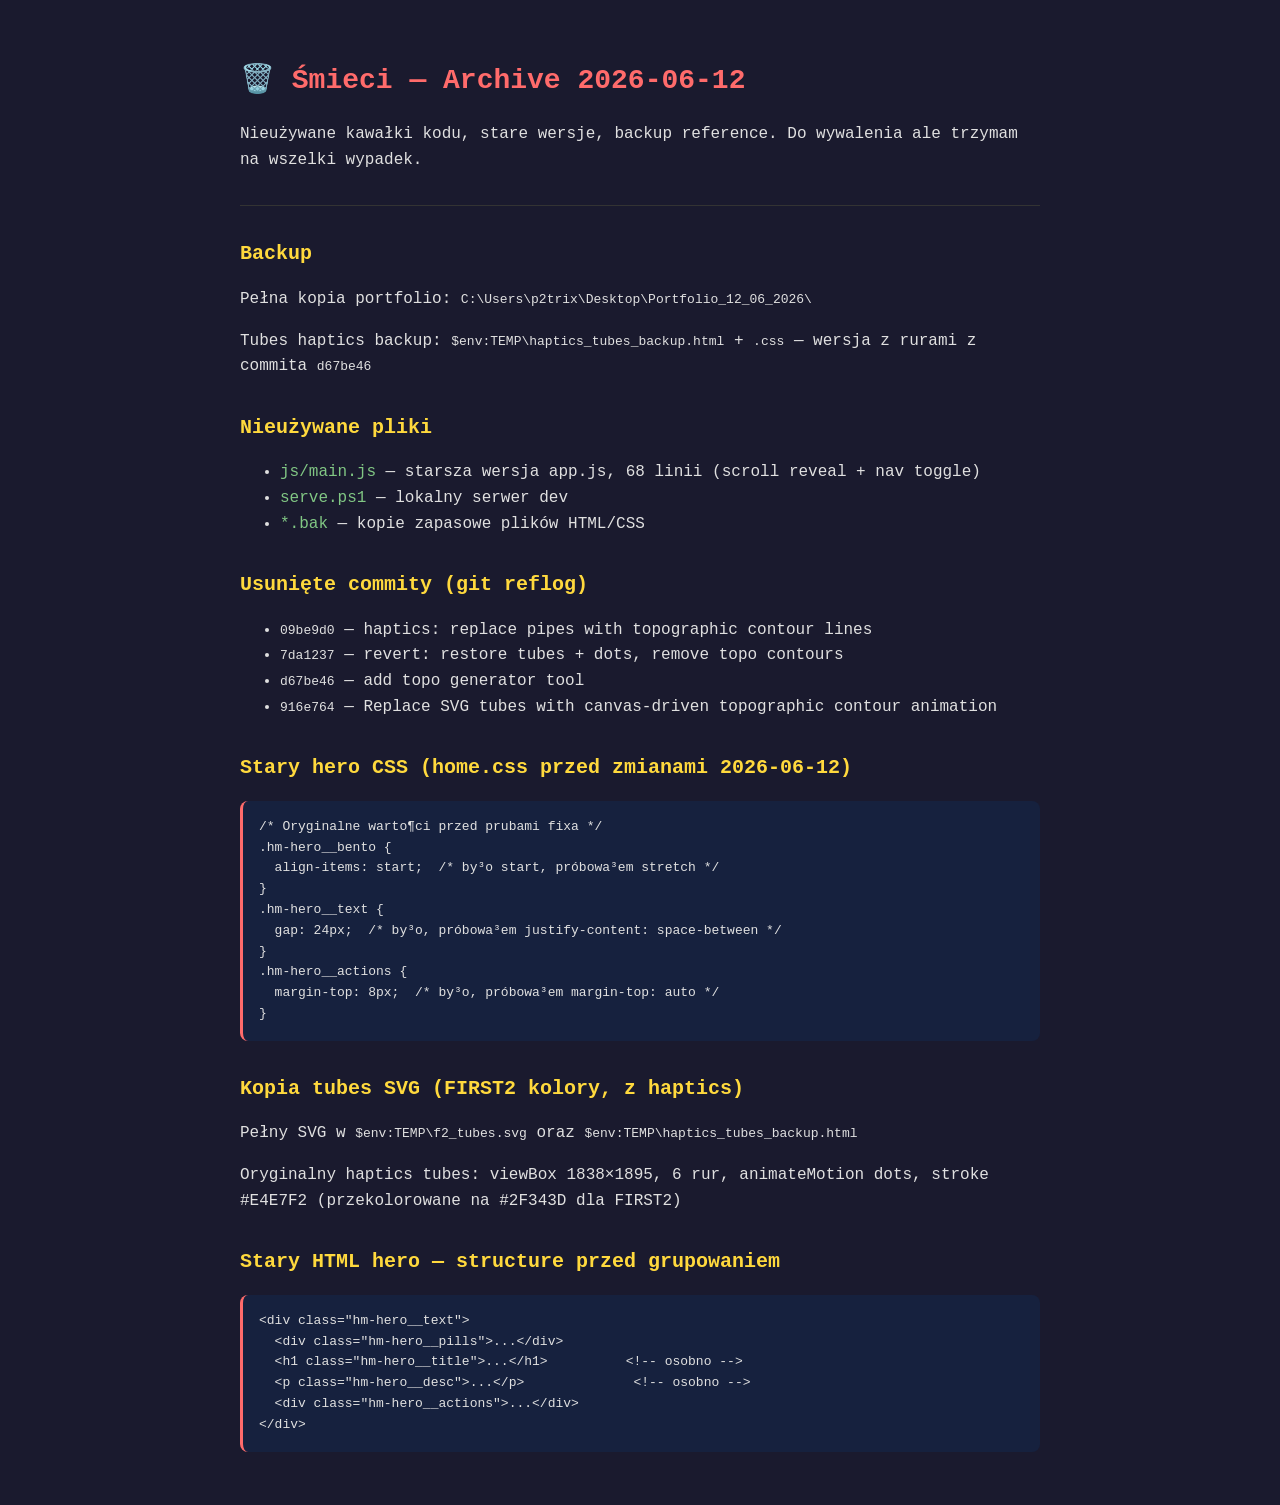
<file: smieci.html>
<!DOCTYPE html>
<html lang="pl">
<head>
  <meta charset="UTF-8">
  <meta name="viewport" content="width=device-width, initial-scale=1.0">
  <title>Śmieci — Archive</title>
  <style>
    body { font-family: 'Courier New', monospace; background: #1a1a2e; color: #e0e0e0; padding: 40px; max-width: 800px; margin: 0 auto; line-height: 1.6; }
    h1 { color: #ff6b6b; font-size: 28px; }
    h2 { color: #ffd93d; font-size: 20px; margin-top: 32px; }
    pre { background: #16213e; padding: 16px; border-radius: 8px; overflow-x: auto; font-size: 13px; border-left: 3px solid #ff6b6b; }
    code { font-size: 13px; }
    hr { border: none; border-top: 1px solid #333; margin: 32px 0; }
    .note { color: #888; font-style: italic; }
    a { color: #4fc3f7; }
    .file { color: #81c784; }
  </style>
</head>
<body>

<h1>🗑️ Śmieci — Archive 2026-06-12</h1>
<p>Nieużywane kawałki kodu, stare wersje, backup reference. Do wywalenia ale trzymam na wszelki wypadek.</p>
<hr>

<h2>Backup</h2>
<p>Pełna kopia portfolio: <code>C:\Users\p2trix\Desktop\Portfolio_12_06_2026\</code></p>
<p>Tubes haptics backup: <code>$env:TEMP\haptics_tubes_backup.html</code> + <code>.css</code> — wersja z rurami z commita <code>d67be46</code></p>

<h2>Nieużywane pliki</h2>
<ul>
  <li><span class="file">js/main.js</span> — starsza wersja app.js, 68 linii (scroll reveal + nav toggle)</li>
  <li><span class="file">serve.ps1</span> — lokalny serwer dev</li>
  <li><span class="file">*.bak</span> — kopie zapasowe plików HTML/CSS</li>
</ul>

<h2>Usunięte commity (git reflog)</h2>
<ul>
  <li><code>09be9d0</code> — haptics: replace pipes with topographic contour lines</li>
  <li><code>7da1237</code> — revert: restore tubes + dots, remove topo contours</li>
  <li><code>d67be46</code> — add topo generator tool</li>
  <li><code>916e764</code> — Replace SVG tubes with canvas-driven topographic contour animation</li>
</ul>

<h2>Stary hero CSS (home.css przed zmianami 2026-06-12)</h2>
<pre>/* Oryginalne warto¶ci przed prubami fixa */
.hm-hero__bento {
  align-items: start;  /* by³o start, próbowa³em stretch */
}
.hm-hero__text {
  gap: 24px;  /* by³o, próbowa³em justify-content: space-between */
}
.hm-hero__actions {
  margin-top: 8px;  /* by³o, próbowa³em margin-top: auto */
}</pre>

<h2>Kopia tubes SVG (FIRST2 kolory, z haptics)</h2>
<p>Pełny SVG w <code>$env:TEMP\f2_tubes.svg</code> oraz <code>$env:TEMP\haptics_tubes_backup.html</code></p>
<p>Oryginalny haptics tubes: viewBox 1838×1895, 6 rur, animateMotion dots, stroke #E4E7F2 (przekolorowane na #2F343D dla FIRST2)</p>

<h2>Stary HTML hero — structure przed grupowaniem</h2>
<pre>&lt;div class="hm-hero__text"&gt;
  &lt;div class="hm-hero__pills"&gt;...&lt;/div&gt;
  &lt;h1 class="hm-hero__title"&gt;...&lt;/h1&gt;          &lt;!-- osobno --&gt;
  &lt;p class="hm-hero__desc"&gt;...&lt;/p&gt;              &lt;!-- osobno --&gt;
  &lt;div class="hm-hero__actions"&gt;...&lt;/div&gt;
&lt;/div&gt;</pre>

</body>
</html>
</file>
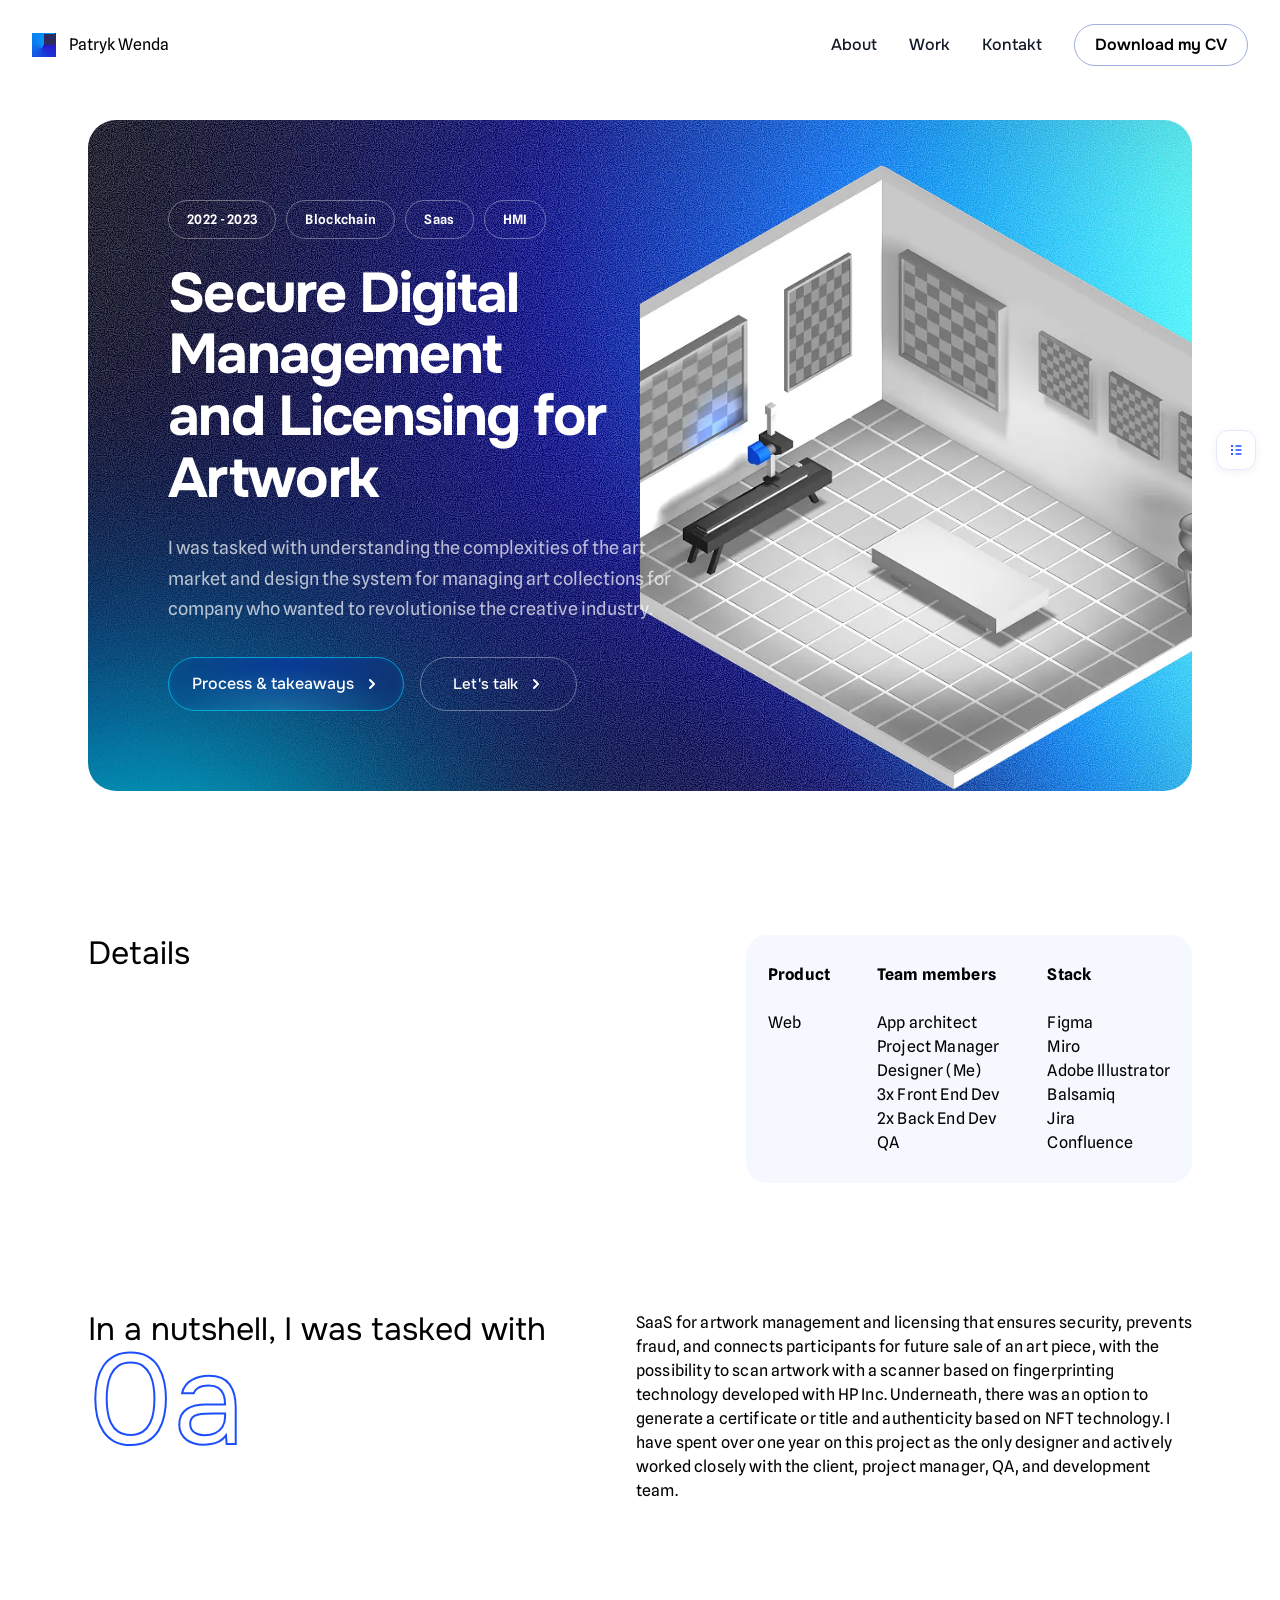
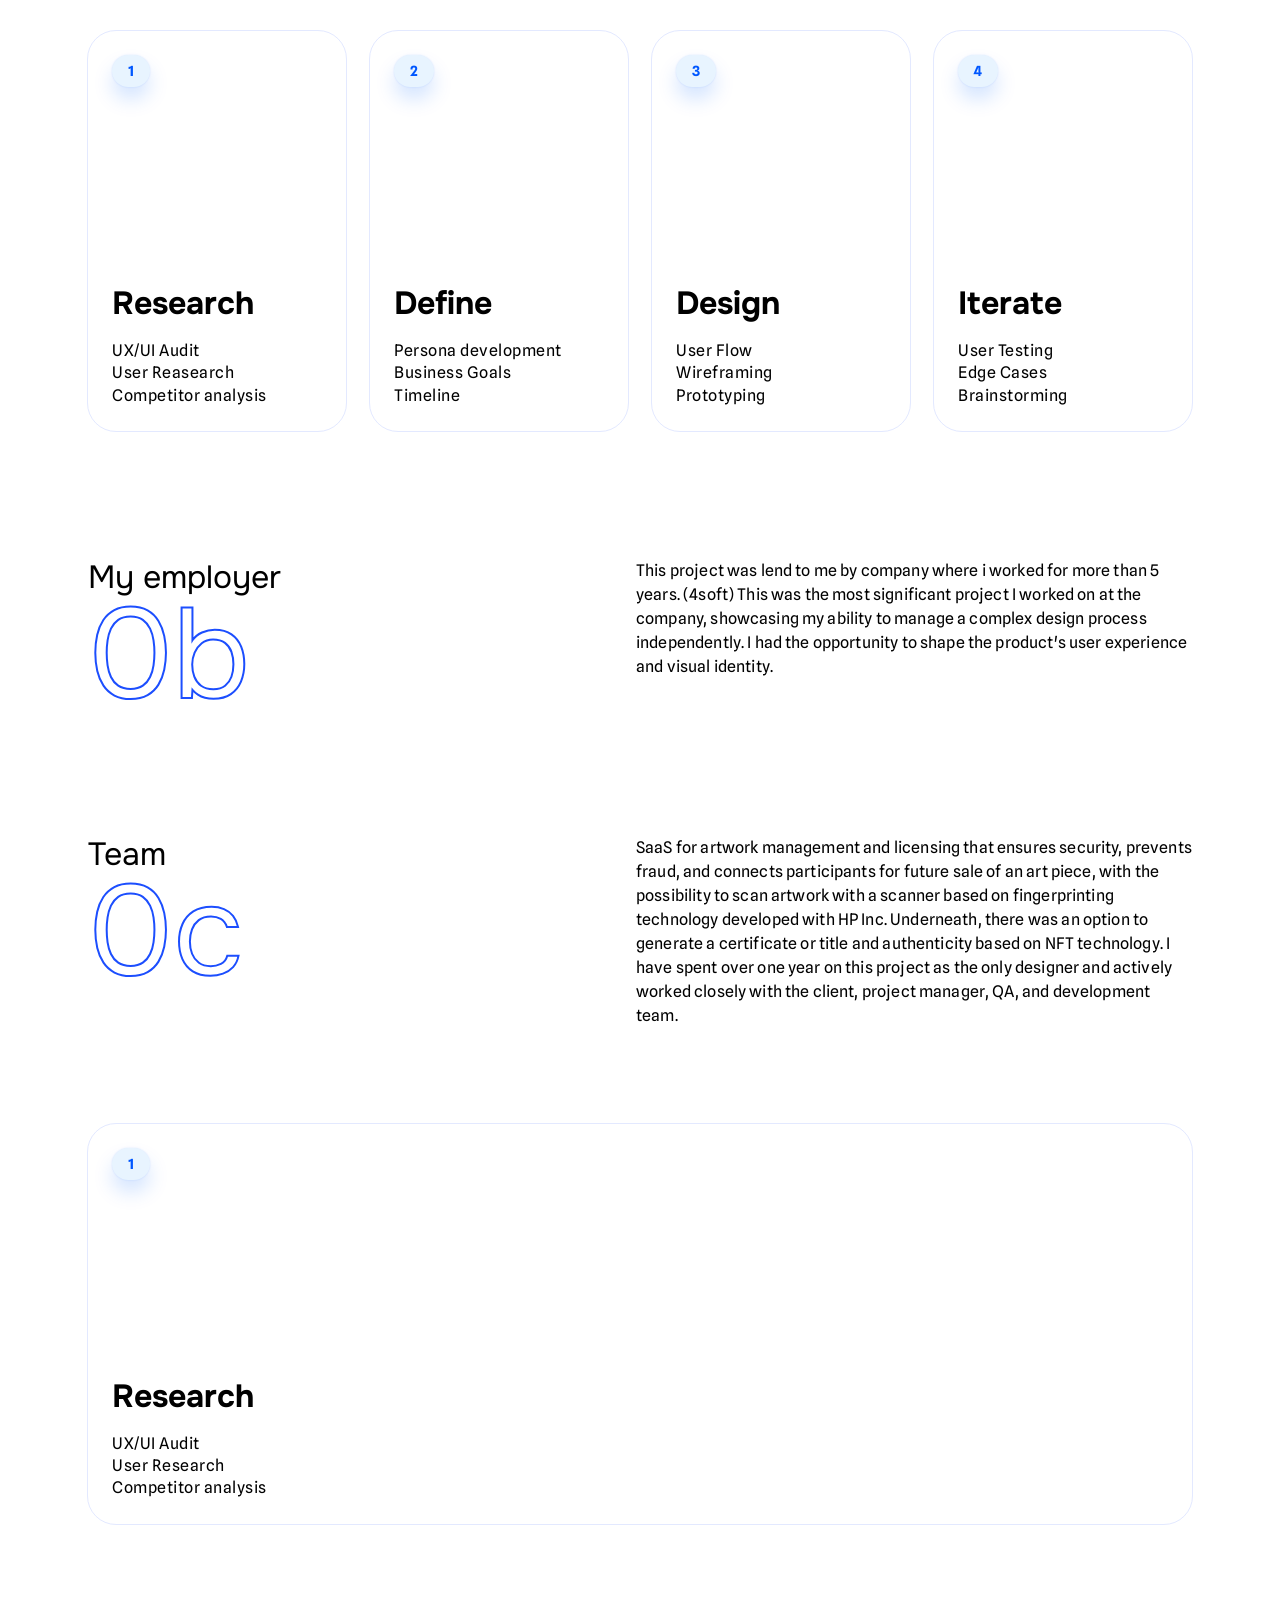
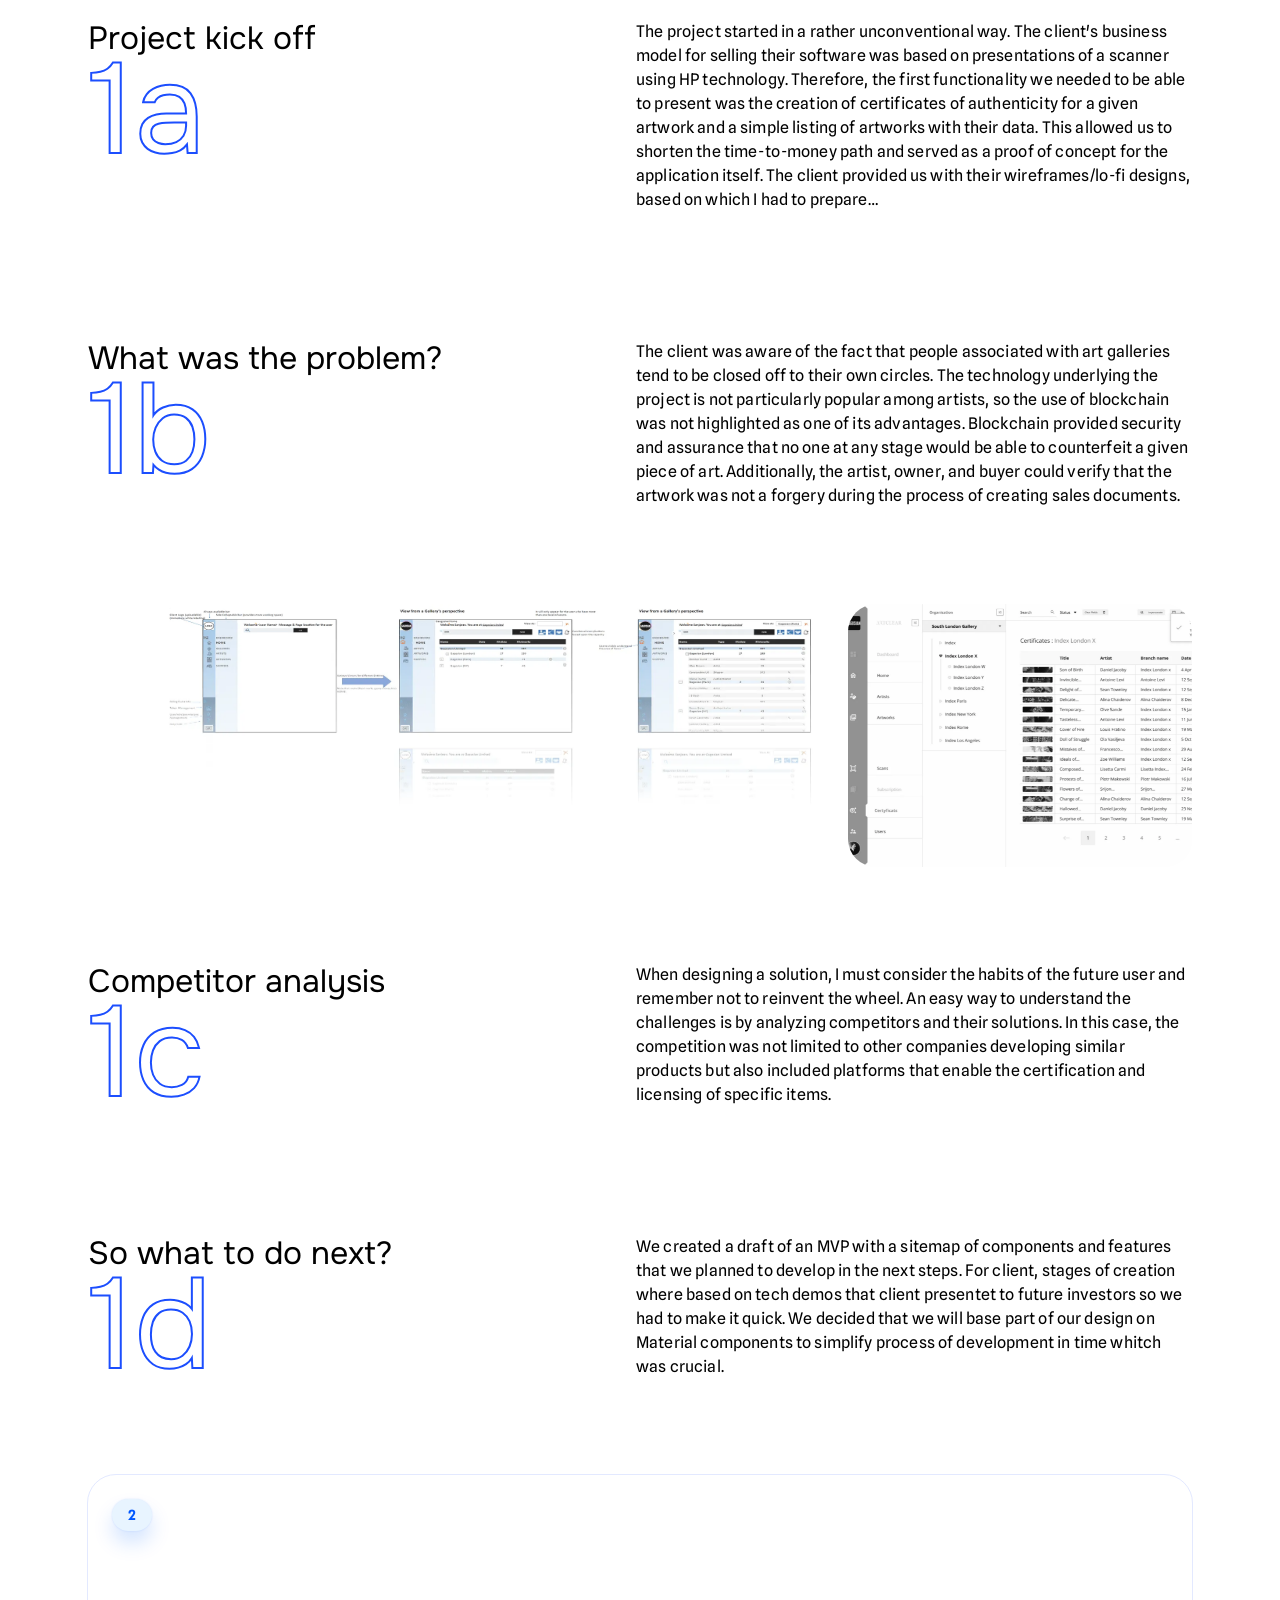
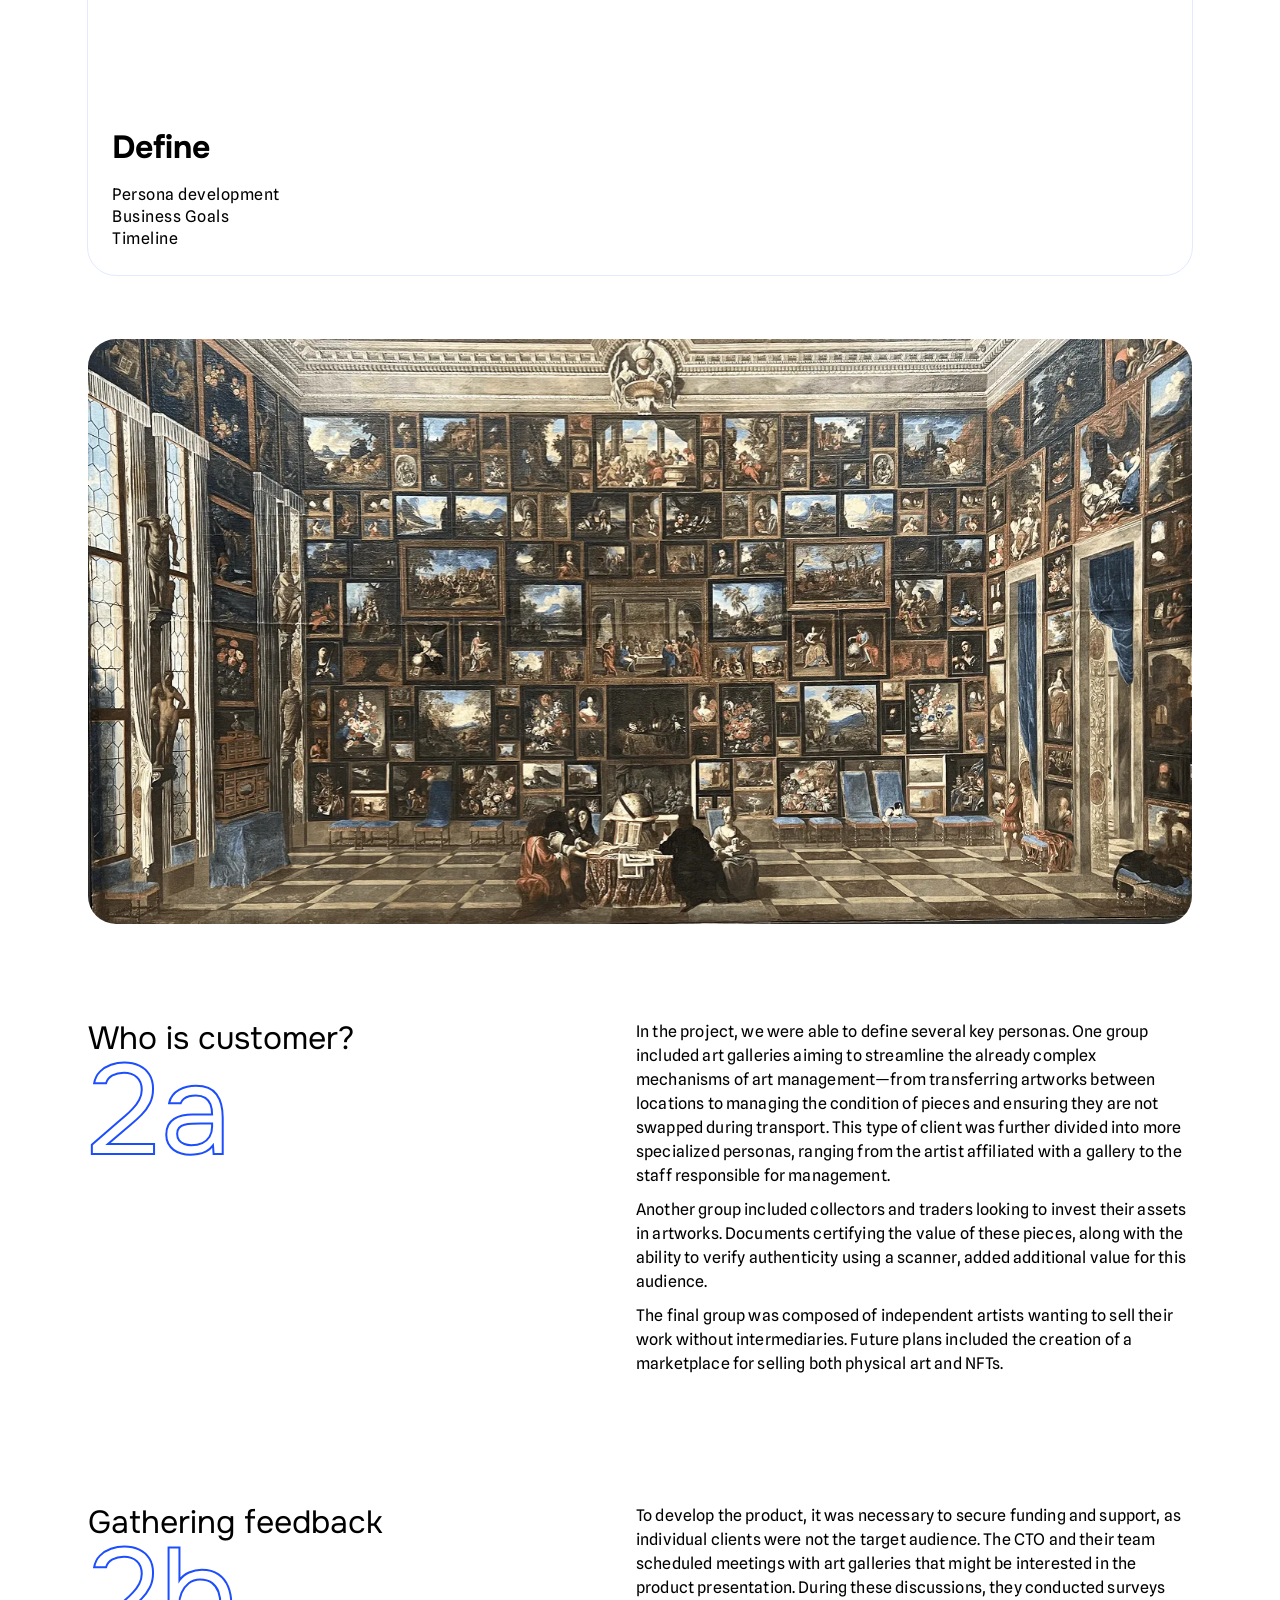
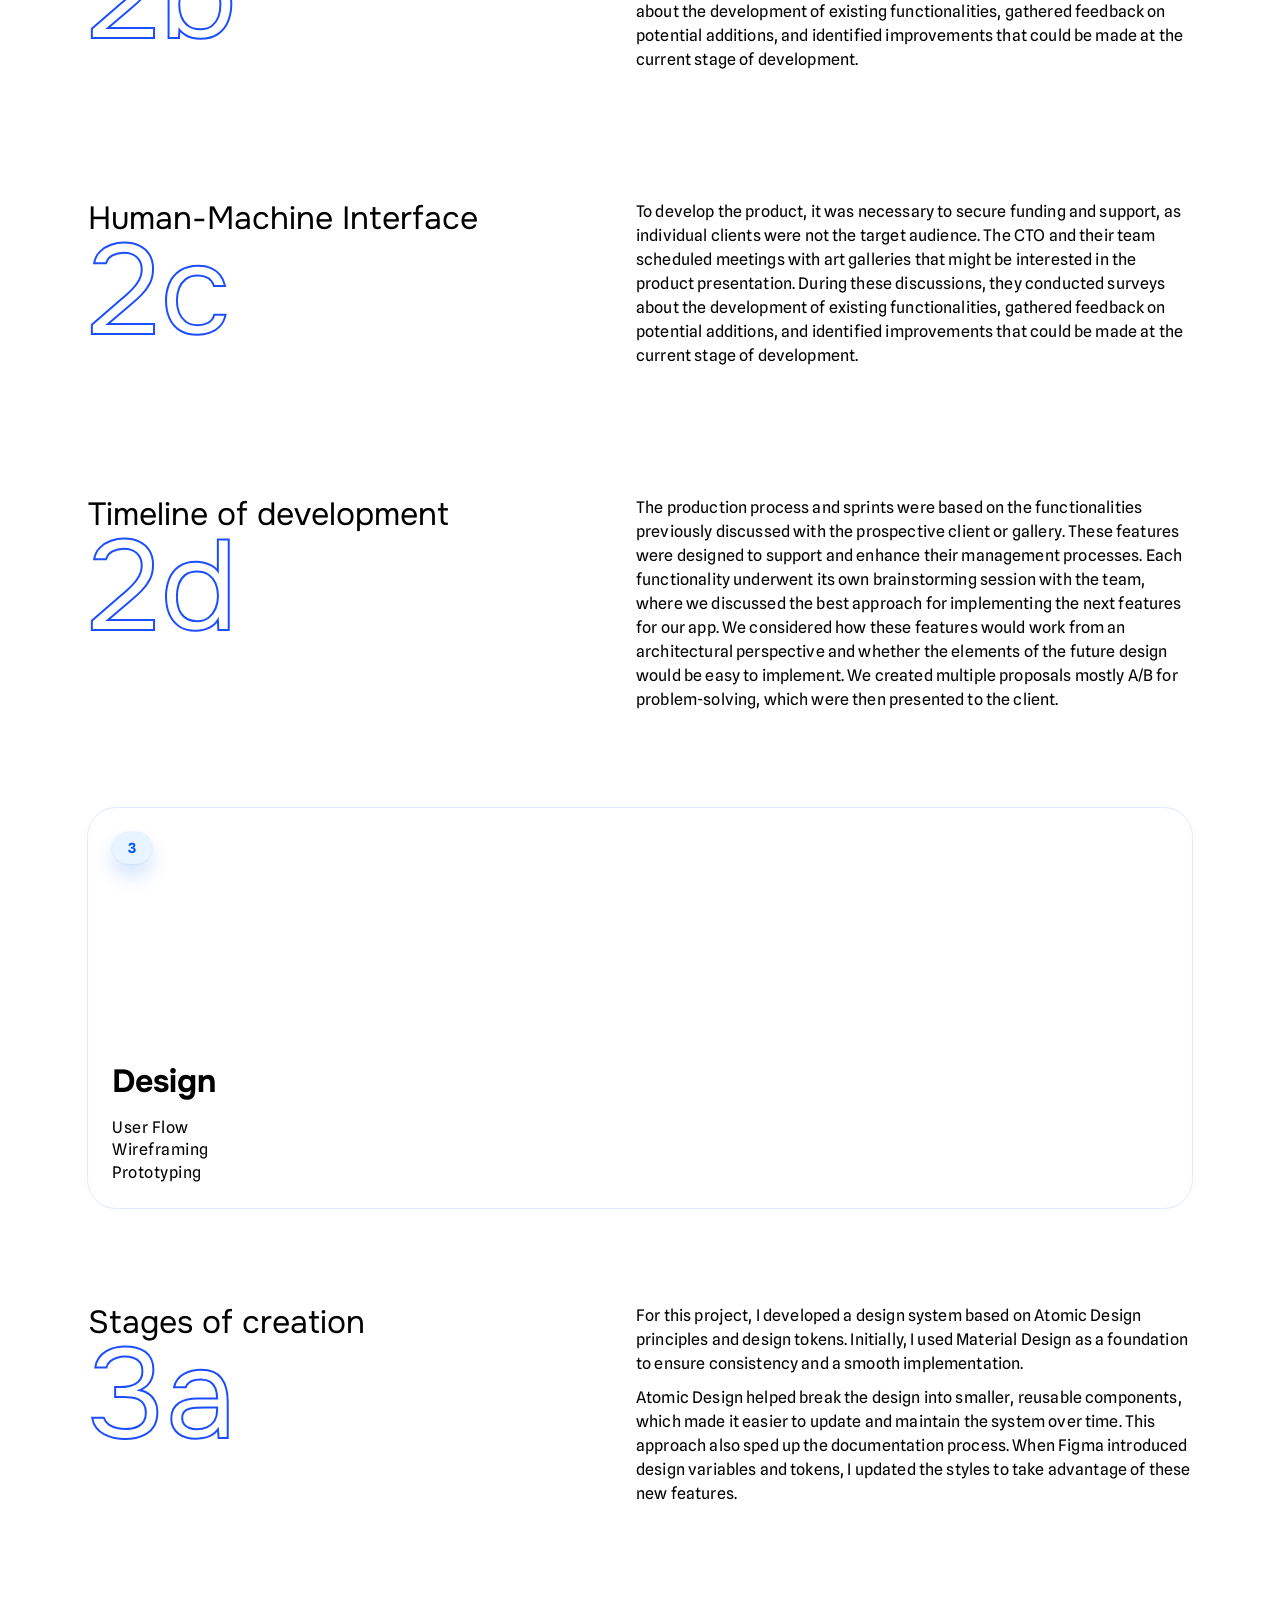
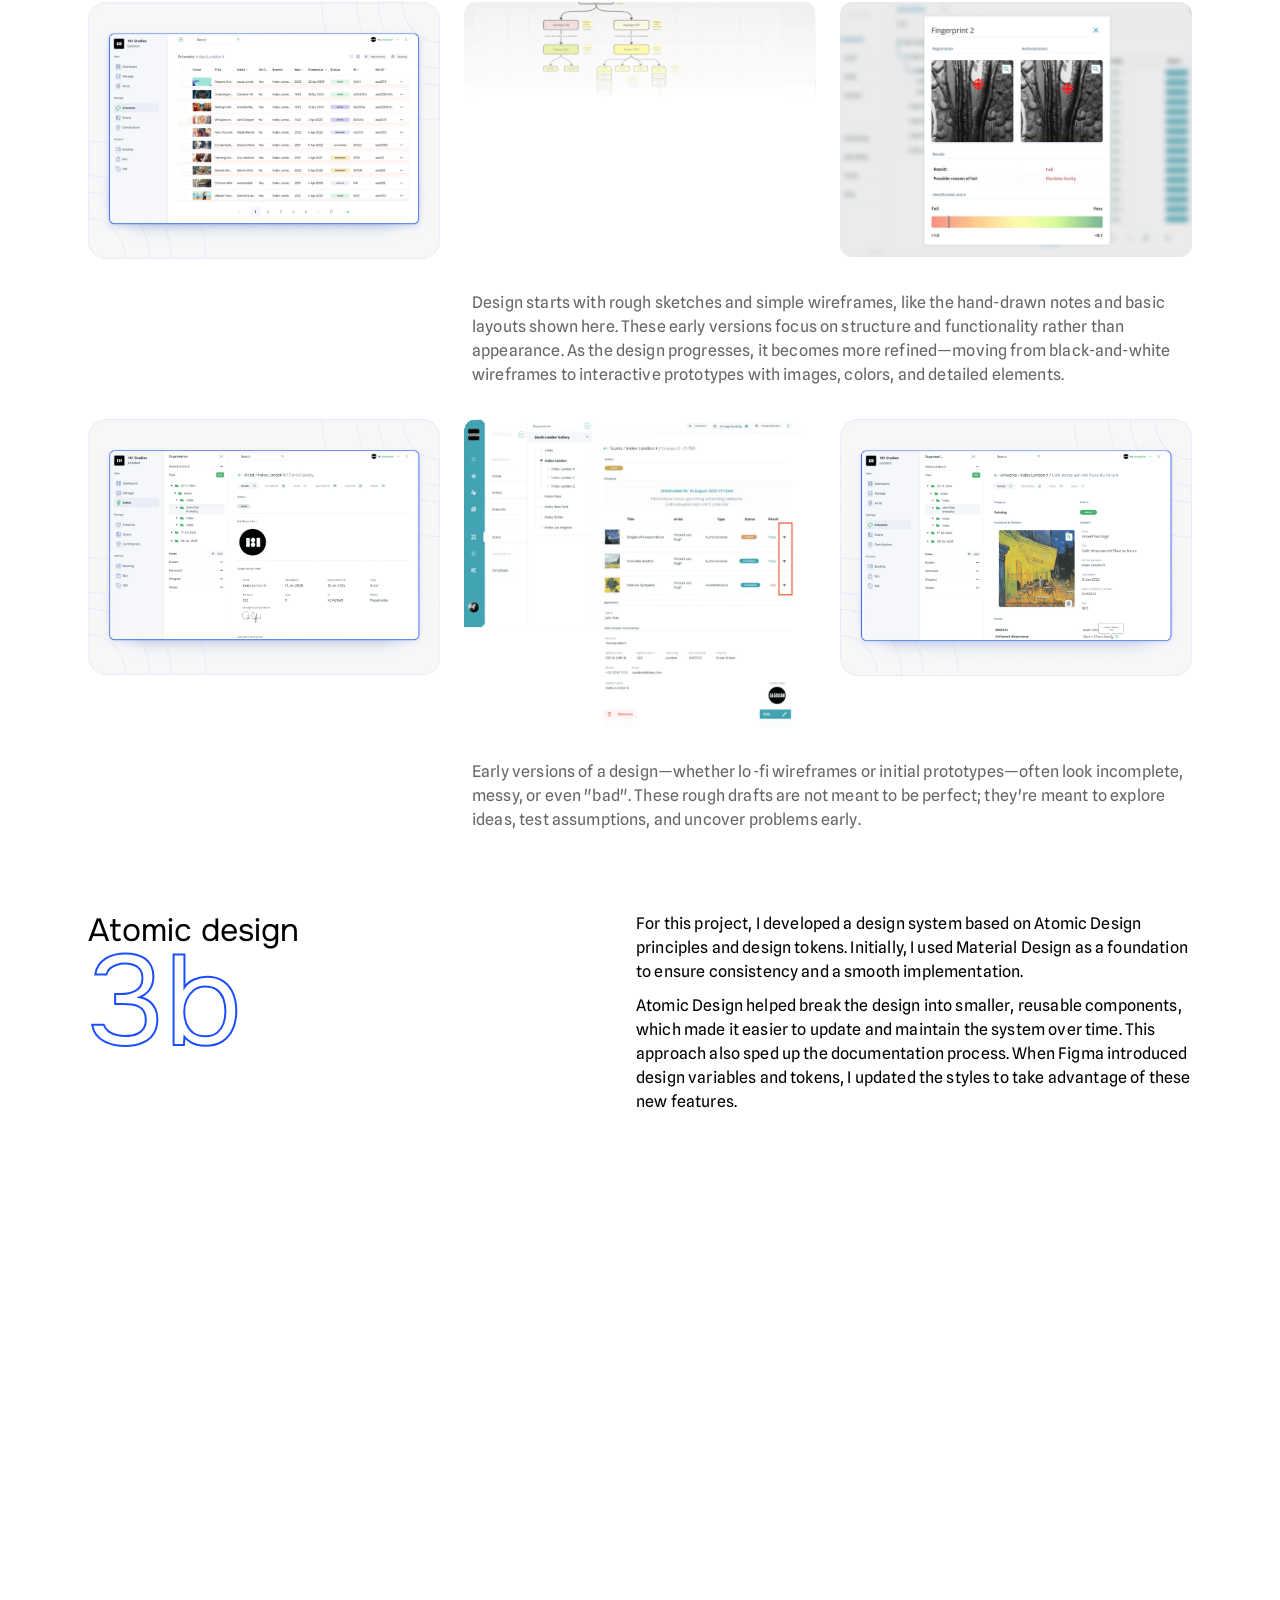
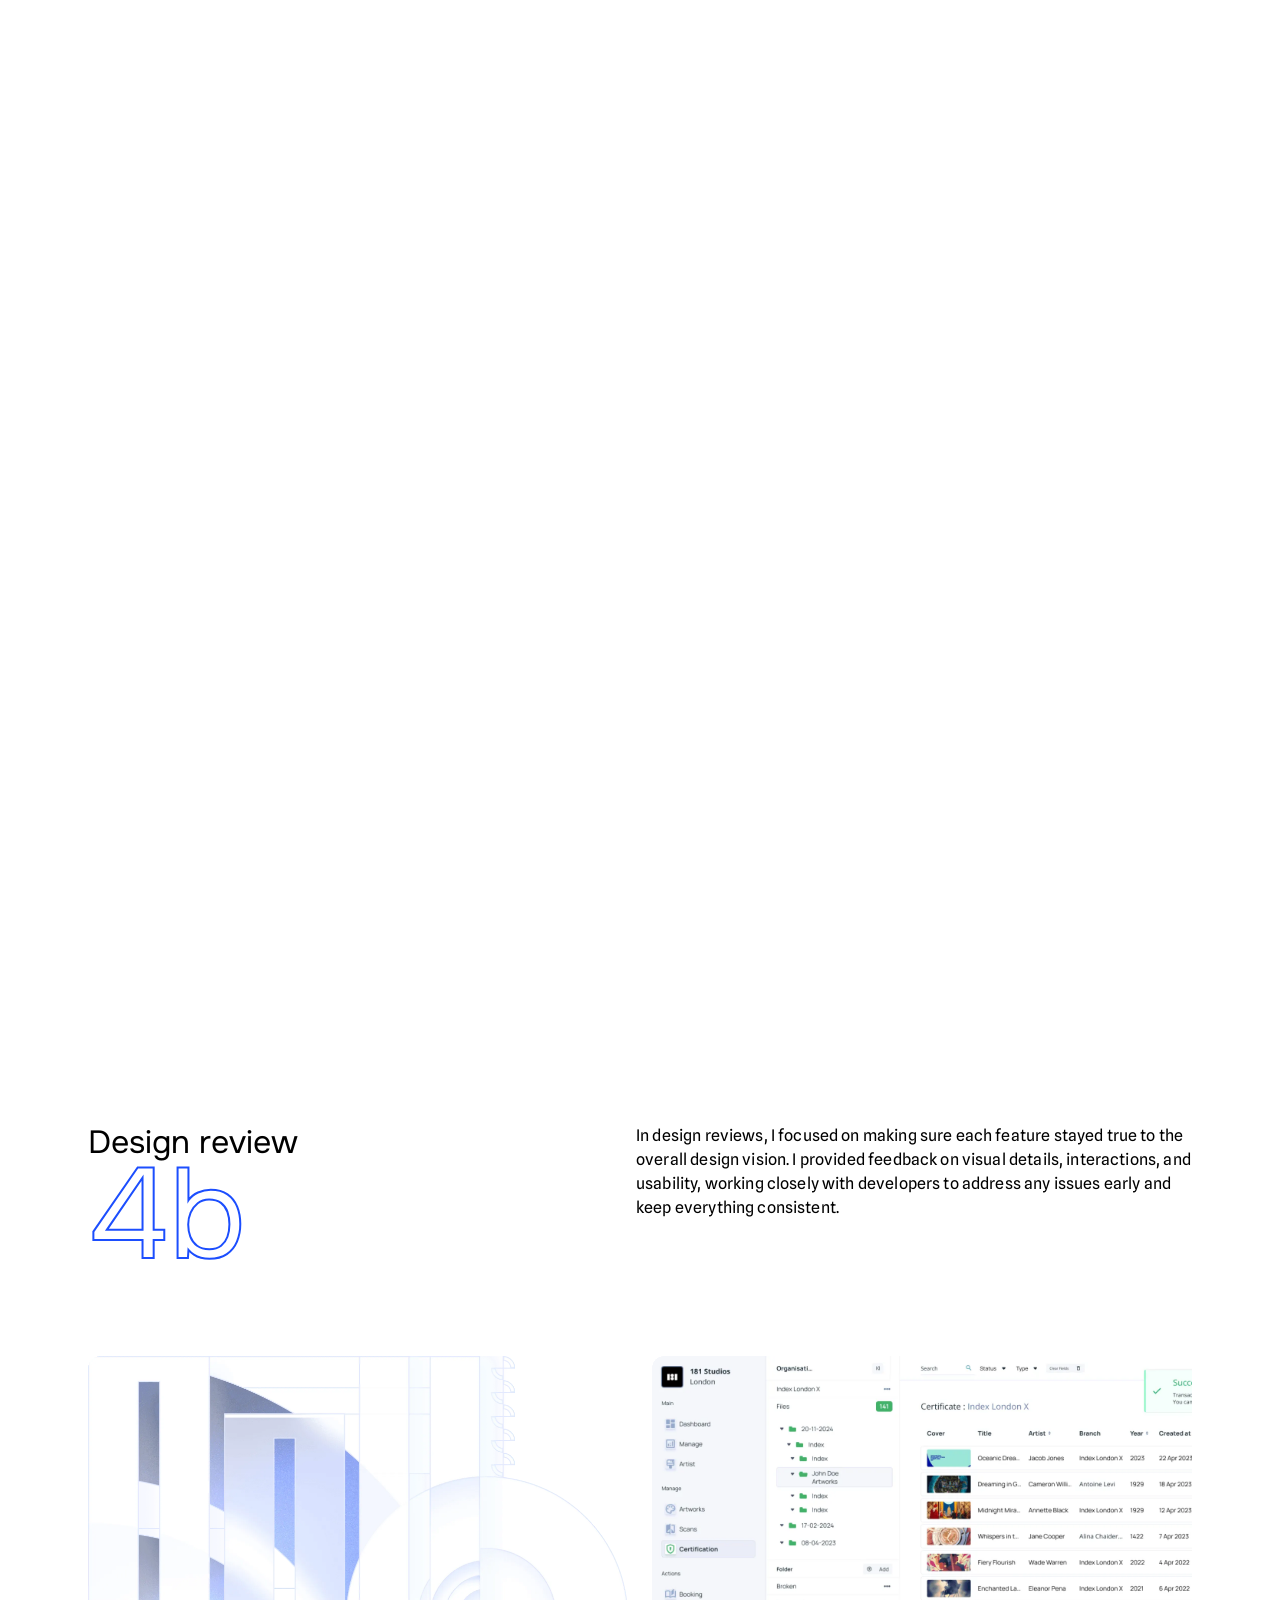
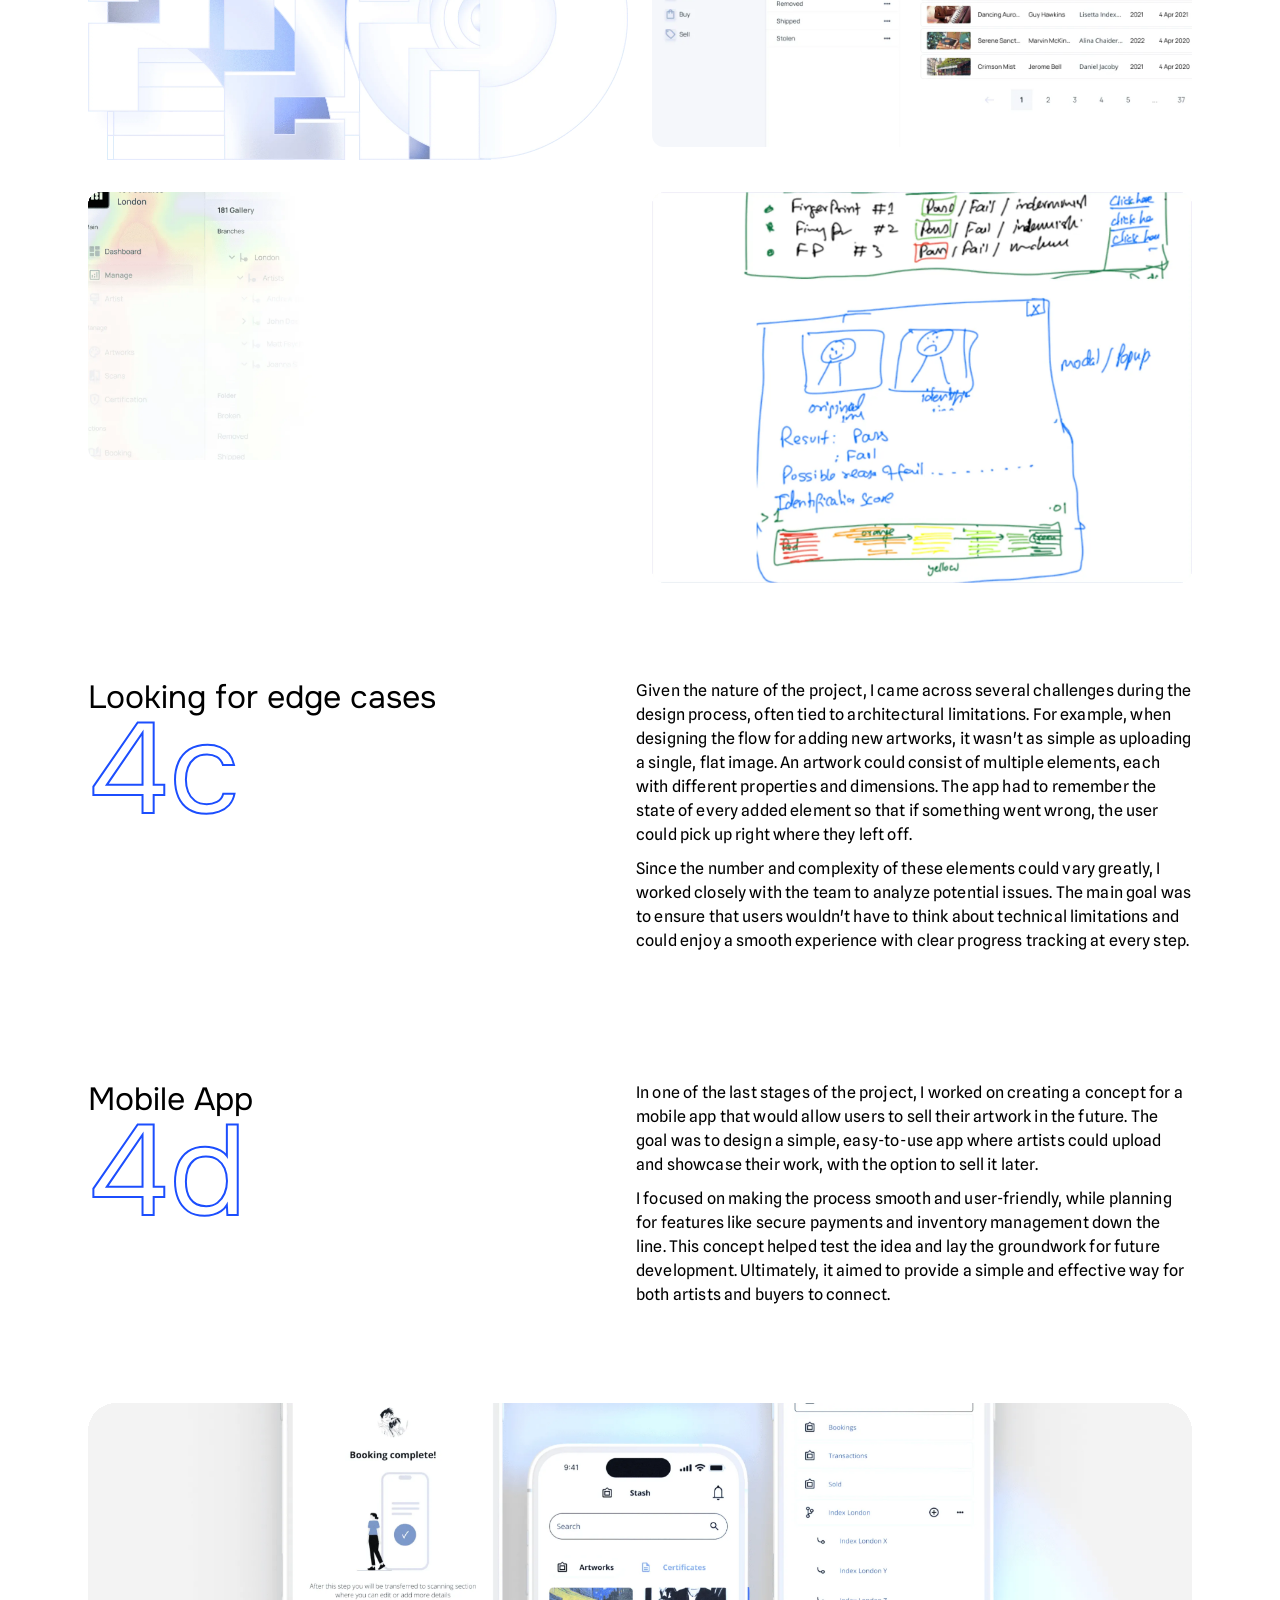
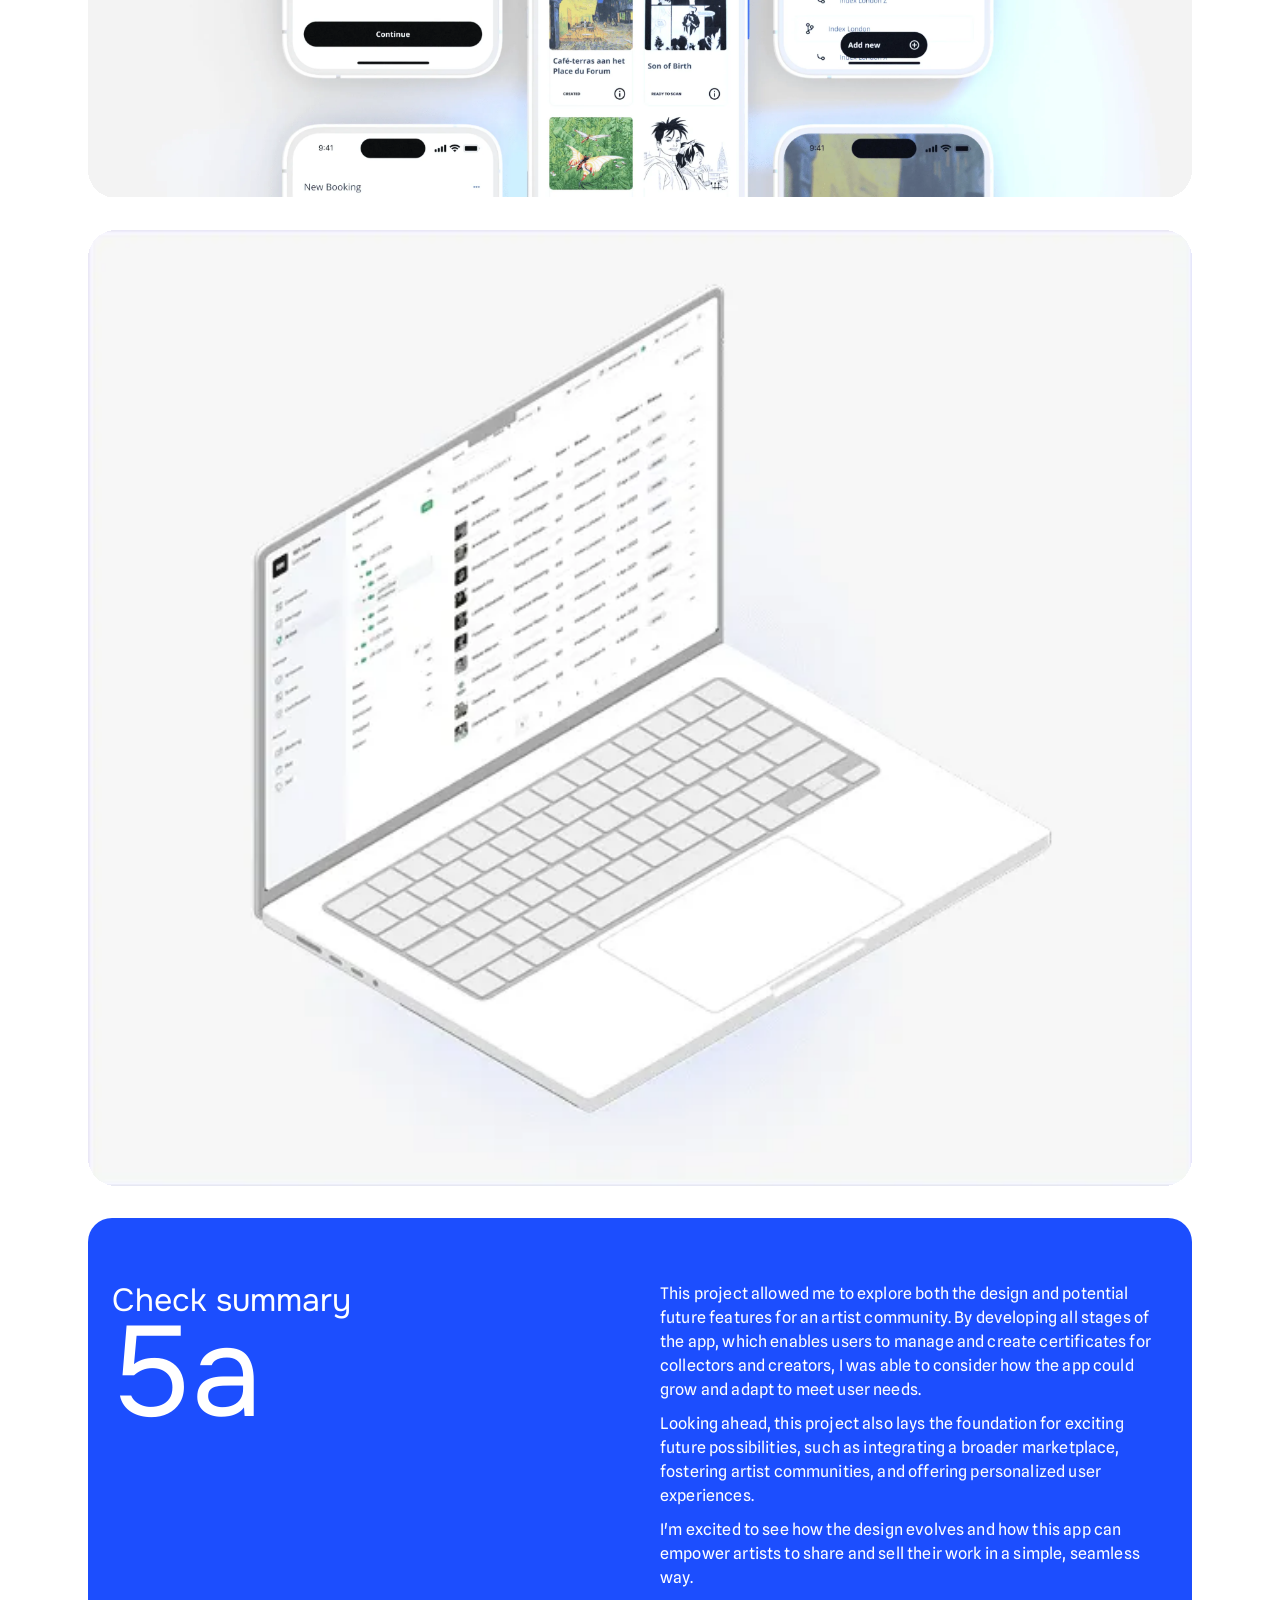
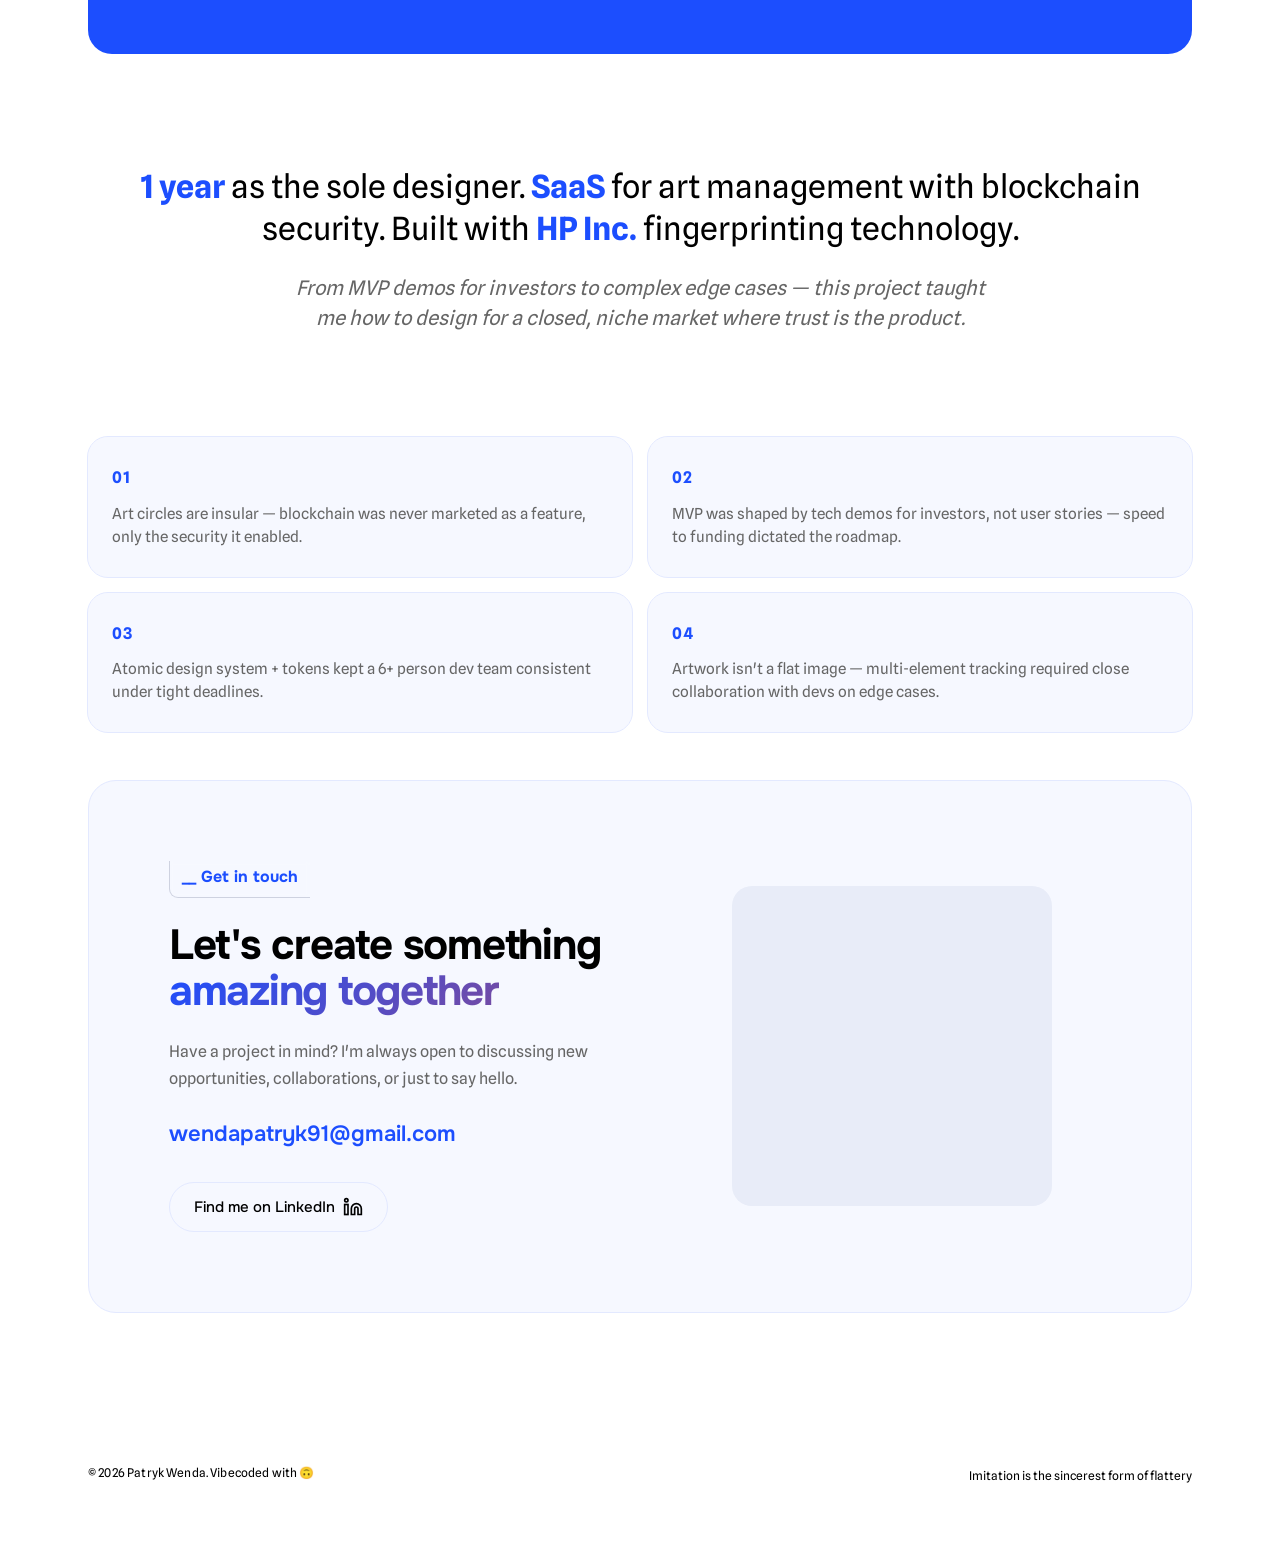
<file: case-study/artclear.html>
<!DOCTYPE html>
<html lang="en">
<head>
  <meta charset="UTF-8">
  <meta name="viewport" content="width=device-width, initial-scale=1.0">
  <title>ArtClear — Patryk Wenda</title>
  <link rel="stylesheet" href="../css/case-study.css">
  <link rel="stylesheet" href="../css/home.css">
  <link rel="stylesheet" href="../css/animations.css">
  <style>
    /* ArtClear summary — solid blue */
    .ac-summary {
      background: #1C4EFE;
      border-radius: 24px;
      padding-left: 24px;
      padding-right: 24px;
      margin: 32px 0;
    }
    .ac-summary .cs-section__left h3,
    .ac-summary .cs-section__right p {
      color: #ffffff;
    }
    .ac-summary .cs-section__number {
      color: #ffffff;
      -webkit-text-stroke: 0;
    }
    /* Hero copy */
    .ac-hero-copy {
      text-align: center;
      padding: 80px 24px;
      margin: 0 0 24px;
    }
    .ac-hero-copy__stat {
      font-size: 2rem;
      line-height: 1.3;
      color: #000000;
      margin: 0 0 24px;
    }
    .ac-hero-copy__num {
      color: #1C4EFE;
      font-weight: 700;
    }
    .ac-hero-copy__quote {
      font-size: 1.25rem;
      line-height: 1.5;
      color: #666;
      font-style: italic;
      max-width: 720px;
      margin: 0 auto;
    }
    /* Takeaways */
    .ac-takeaways {
      display: grid;
      grid-template-columns: 1fr 1fr;
      gap: 16px;
      margin: 0 0 48px;
    }
    .ac-takeaways__card {
      background: #F6F8FF;
      outline: 1px solid #E3E9FF;
      border-radius: 20px;
      padding: 28px 24px;
      transition: outline-color 0.2s, box-shadow 0.2s;
    }
    .ac-takeaways__card:hover {
      outline-color: #1C4EFE;
      box-shadow: 0 12px 32px rgba(28, 78, 254, 0.12);
    }
    .ac-takeaways__icon {
      display: inline-block;
      font-size: 1rem;
      font-weight: 700;
      color: #1C4EFE;
      margin-bottom: 12px;
      letter-spacing: 0.04em;
    }
    .ac-takeaways__card p {
      font-size: 0.95rem;
      line-height: 1.5;
      color: #666;
      margin: 0;
    }
    @media (max-width: 768px) {
      .ac-hero-copy__stat { font-size: 1.4rem; }
      .ac-hero-copy__quote { font-size: 1.05rem; }
      .ac-takeaways { grid-template-columns: 1fr; }
    }
    @media (max-width: 480px) {
      .ac-hero-copy { padding: 48px 16px; }
      .ac-hero-copy__stat { font-size: 1.15rem; }
      .ac-takeaways__card { padding: 20px 16px; }
      .ac-takeaways__card p { font-size: 0.9rem; }
    }
  </style>
</head>
<body class="cs-page">

  <!-- Nav -->
  <nav class="cs-nav">
    <div class="container">
      <a href="../index.html" class="cs-nav__logo">
        <span class="cs-nav__logo-icon">
          <span class="gradient"></span>
          <span class="dot"></span>
        </span>
        Patryk Wenda
      </a>
      <button class="cs-nav__toggle" aria-label="Menu">
        <span></span>
        <span></span>
        <span></span>
      </button>
      <div class="cs-nav__links">
        <div class="cs-nav__links-inner">
          <a href="../index.html#about">About</a>
          <a href="../index.html#work">Work</a>
          <a href="../index.html#contact">Kontakt</a>
          <a href="https://framerusercontent.com/assets/TnGNlhYU6wVWDDhgpsmIg30DjM.pdf" target="_blank" class="cs-nav__cv">Download my CV</a>
        </div>
      </div>
    </div>
  </nav>

  <!-- Hero Bento -->
  <section class="hm-hero">
    <div class="container">
      <div class="hm-hero__bento" data-reveal>
        <div class="hm-hero__text">
          <div class="hm-hero__pills">
            <span class="hm-hero__pill">2022 - 2023</span>
            <span class="hm-hero__pill">Blockchain</span>
            <span class="hm-hero__pill">Saas</span>
            <span class="hm-hero__pill">HMI</span>
          </div>
          <h1 class="hm-hero__title">
            Secure Digital Management<br>
            and Licensing for Artwork
          </h1>
          <p class="hm-hero__desc">
            I was tasked with understanding the complexities of the art market and design the system for managing art collections for company who wanted to revolutionise the creative industry.
          </p>
          <div class="hm-hero__actions">
            <a href="#s-5a" class="hm-btn hm-btn--primary">Process &amp; takeaways <span class="btn__icon">
            <svg width="16" height="16" viewBox="0 0 16 16" fill="none">
              <path d="M6 4L10 8L6 12" stroke="currentColor" stroke-width="2" stroke-linecap="round" stroke-linejoin="round"/>
            </svg>
          </span></a>
            <a href="#contact" class="hm-btn hm-btn--outline">Let's talk <span class="btn__icon">
            <svg width="16" height="16" viewBox="0 0 16 16" fill="none">
              <path d="M6 4L10 8L6 12" stroke="currentColor" stroke-width="2" stroke-linecap="round" stroke-linejoin="round"/>
            </svg>
          </span></a>
          </div>
        </div>
        <div class="hm-hero__visual">
          <img src="../Figma/placeholder_casestudy1.webp" alt="" style="width:100%;height:100%;object-fit:cover;display:block">
        </div>
      </div>
    </div>
  </section>

  <!-- Details -->
  <div class="container">
    <div class="cs-details" data-reveal>
      <div class="cs-details__title">Details</div>
      <div class="cs-details__card">
        <div class="cs-details__col">
          <div class="cs-details__col-label">Product</div>
          <div class="cs-details__col-value">Web</div>
        </div>
        <div class="cs-details__col">
          <div class="cs-details__col-label">Team members</div>
          <div class="cs-details__col-value">App architect&#10;Project Manager&#10;Designer (Me)&#10;3x Front End Dev&#10;2x Back End Dev&#10;QA</div>
        </div>
        <div class="cs-details__col">
          <div class="cs-details__col-label">Stack</div>
          <div class="cs-details__col-value">Figma&#10;Miro&#10;Adobe Illustrator&#10;Balsamiq&#10;Jira&#10;Confluence</div>
        </div>
      </div>
    </div>
  </div>

  <!-- In a nutshell -->
  <div class="container">
    <div class="cs-section" id="s-0a" data-reveal>
      <div class="cs-section__left">
        <h3>In a nutshell, I was tasked with</h3>
        <div class="cs-section__number">0a</div>
      </div>
      <div class="cs-section__right">
        <p>SaaS for artwork management and licensing that ensures security, prevents fraud, and connects participants for future sale of an art piece, with the possibility to scan artwork with a scanner based on fingerprinting technology developed with HP Inc. Underneath, there was an option to generate a certificate or title and authenticity based on NFT technology. I have spent over one year on this project as the only designer and actively worked closely with the client, project manager, QA, and development team.</p>
      </div>
    </div>
  </div>

  <!-- Process overview -->
  <div class="container">
    <div class="cs-process" data-reveal>
      <div class="cs-process__card">
        <span class="cs-process__badge">1</span>
        <div class="cs-process__body">
          <h3>Research</h3>
          <p>UX/UI Audit&#10;User Reasearch&#10;Competitor analysis</p>
        </div>
      </div>
      <div class="cs-process__card">
        <span class="cs-process__badge">2</span>
        <div class="cs-process__body">
          <h3>Define</h3>
          <p>Persona development&#10;Business Goals&#10;Timeline</p>
        </div>
      </div>
      <div class="cs-process__card">
        <span class="cs-process__badge">3</span>
        <div class="cs-process__body">
          <h3>Design</h3>
          <p>User Flow&#10;Wireframing&#10;Prototyping</p>
        </div>
      </div>
      <div class="cs-process__card">
        <span class="cs-process__badge">4</span>
        <div class="cs-process__body">
          <h3>Iterate</h3>
          <p>User Testing&#10;Edge Cases&#10;Brainstorming</p>
        </div>
      </div>
    </div>
  </div>

  <!-- My employer -->
  <div class="container">
    <div class="cs-section" id="s-0b" data-reveal>
      <div class="cs-section__left">
        <h3>My employer</h3>
        <div class="cs-section__number alt-line">0b</div>
      </div>
      <div class="cs-section__right">
        <p>This project was lend to me by company where i worked for more than 5 years. (4soft) This was the most significant project I worked on at the company, showcasing my ability to manage a complex design process independently. I had the opportunity to shape the product's user experience and visual identity.</p>
      </div>
    </div>
  </div>

  <!-- Team -->
  <div class="container">
    <div class="cs-section" id="s-0c" data-reveal>
      <div class="cs-section__left">
        <h3>Team</h3>
        <div class="cs-section__number alt-line">0c</div>
      </div>
      <div class="cs-section__right">
        <p>SaaS for artwork management and licensing that ensures security, prevents fraud, and connects participants for future sale of an art piece, with the possibility to scan artwork with a scanner based on fingerprinting technology developed with HP Inc. Underneath, there was an option to generate a certificate or title and authenticity based on NFT technology. I have spent over one year on this project as the only designer and actively worked closely with the client, project manager, QA, and development team.</p>
      </div>
    </div>
  </div>

  <!-- Single process card: Research -->
  <div class="container">
    <div class="cs-process" data-reveal style="border:none;padding:32px 0">
      <div class="cs-process__card">
        <span class="cs-process__badge">1</span>
        <div class="cs-process__body">
          <h3>Research</h3>
          <p>UX/UI Audit&#10;User Research&#10;Competitor analysis</p>
        </div>
      </div>
    </div>
  </div>

  <!-- Section 1a: Project kick off -->
  <div class="container">
    <div class="cs-section" id="s-1a" data-reveal>
      <div class="cs-section__left">
        <h3>Project kick off</h3>
        <div class="cs-section__number">1a</div>
      </div>
      <div class="cs-section__right">
        <p>The project started in a rather unconventional way. The client's business model for selling their software was based on presentations of a scanner using HP technology. Therefore, the first functionality we needed to be able to present was the creation of certificates of authenticity for a given artwork and a simple listing of artworks with their data. This allowed us to shorten the time-to-money path and served as a proof of concept for the application itself. The client provided us with their wireframes/lo-fi designs, based on which I had to prepare&hellip;</p>
      </div>
    </div>
  </div>

  <!-- Section 1b: What was the problem? -->
  <div class="container">
    <div class="cs-section" id="s-1b" data-reveal>
      <div class="cs-section__left">
        <h3>What was the problem?</h3>
        <div class="cs-section__number">1b</div>
      </div>
      <div class="cs-section__right">
        <p>The client was aware of the fact that people associated with art galleries tend to be closed off to their own circles. The technology underlying the project is not particularly popular among artists, so the use of blockchain was not highlighted as one of its advantages. Blockchain provided security and assurance that no one at any stage would be able to counterfeit a given piece of art. Additionally, the artist, owner, and buyer could verify that the artwork was not a forgery during the process of creating sales documents.</p>
      </div>
    </div>
  </div>

  <!-- Image: two side by side -->
  <div class="container">
    <div class="cs-image-row" data-reveal>
      <div class="cs-image-row__item cs-image-row__item--wide">
        <img src="../Figma/img_2wZeG498RTkCLQDfvcHgo9FPLaY.webp" alt="" style="width:100%;height:100%;object-fit:cover;display:block">
      </div>
      <div class="cs-image-row__item cs-image-row__item--narrow">
        <img src="../Figma/img_6rCiKv0VcPC6cixGf2cDYyNMjmw.webp" alt="" style="width:100%;height:100%;object-fit:cover;display:block">
      </div>
    </div>
  </div>

  <!-- Section 1c: Competitor analysis -->
  <div class="container">
    <div class="cs-section" id="s-1c" data-reveal>
      <div class="cs-section__left">
        <h3>Competitor analysis</h3>
        <div class="cs-section__number">1c</div>
      </div>
      <div class="cs-section__right">
        <p>When designing a solution, I must consider the habits of the future user and remember not to reinvent the wheel. An easy way to understand the challenges is by analyzing competitors and their solutions. In this case, the competition was not limited to other companies developing similar products but also included platforms that enable the certification and licensing of specific items.</p>
      </div>
    </div>
  </div>

  <!-- Section 1d: So what to do next? -->
  <div class="container">
    <div class="cs-section" id="s-1d" data-reveal>
      <div class="cs-section__left">
        <h3>So what to do next?</h3>
        <div class="cs-section__number">1d</div>
      </div>
      <div class="cs-section__right">
        <p>We created a draft of an MVP with a sitemap of components and features that we planned to develop in the next steps. For client, stages of creation where based on tech demos that client presentet to future investors so we had to make it quick. We decided that we will base part of our design on Material components to simplify process of development in time whitch was crucial.</p>
      </div>
    </div>
  </div>

  <!-- Single process card: Define -->
  <div class="container">
    <div class="cs-process" data-reveal style="border:none;padding:32px 0">
      <div class="cs-process__card">
        <span class="cs-process__badge">2</span>
        <div class="cs-process__body">
          <h3>Define</h3>
          <p>Persona development&#10;Business Goals&#10;Timeline</p>
        </div>
      </div>
    </div>
  </div>

  <!-- Image: full-width design system -->
  <div class="container">
    <div data-reveal style="width:100%;border-radius:28px;overflow:hidden;margin:32px 0">
      <img src="../Figma/img_WZk8ir2moPDawcjtmWj5BO58.webp" alt="" style="width:100%;height:auto;display:block">
    </div>
  </div>

  <!-- Section 2a: Who is customer? -->
  <div class="container">
    <div class="cs-section" id="s-2a" data-reveal>
      <div class="cs-section__left">
        <h3>Who is customer?</h3>
        <div class="cs-section__number">2a</div>
      </div>
      <div class="cs-section__right">
        <p>In the project, we were able to define several key personas. One group included art galleries aiming to streamline the already complex mechanisms of art management&mdash;from transferring artworks between locations to managing the condition of pieces and ensuring they are not swapped during transport. This type of client was further divided into more specialized personas, ranging from the artist affiliated with a gallery to the staff responsible for management.</p>
        <p>Another group included collectors and traders looking to invest their assets in artworks. Documents certifying the value of these pieces, along with the ability to verify authenticity using a scanner, added additional value for this audience.</p>
        <p>The final group was composed of independent artists wanting to sell their work without intermediaries. Future plans included the creation of a marketplace for selling both physical art and NFTs.</p>
      </div>
    </div>
  </div>

  <!-- Section 2b: Gathering feedback -->
  <div class="container">
    <div class="cs-section" id="s-2b" data-reveal>
      <div class="cs-section__left">
        <h3>Gathering feedback</h3>
        <div class="cs-section__number">2b</div>
      </div>
      <div class="cs-section__right">
        <p>To develop the product, it was necessary to secure funding and support, as individual clients were not the target audience. The CTO and their team scheduled meetings with art galleries that might be interested in the product presentation. During these discussions, they conducted surveys about the development of existing functionalities, gathered feedback on potential additions, and identified improvements that could be made at the current stage of development.</p>
      </div>
    </div>
  </div>

  <!-- Section 2c: Human-Machine Interface -->
  <div class="container">
    <div class="cs-section" id="s-2c" data-reveal>
      <div class="cs-section__left">
        <h3>Human-Machine Interface</h3>
        <div class="cs-section__number">2c</div>
      </div>
      <div class="cs-section__right">
        <p>To develop the product, it was necessary to secure funding and support, as individual clients were not the target audience. The CTO and their team scheduled meetings with art galleries that might be interested in the product presentation. During these discussions, they conducted surveys about the development of existing functionalities, gathered feedback on potential additions, and identified improvements that could be made at the current stage of development.</p>
      </div>
    </div>
  </div>

  <!-- Section 2d: Timeline of development -->
  <div class="container">
    <div class="cs-section" id="s-2d" data-reveal>
      <div class="cs-section__left">
        <h3>Timeline of development</h3>
        <div class="cs-section__number">2d</div>
      </div>
      <div class="cs-section__right">
        <p>The production process and sprints were based on the functionalities previously discussed with the prospective client or gallery. These features were designed to support and enhance their management processes. Each functionality underwent its own brainstorming session with the team, where we discussed the best approach for implementing the next features for our app. We considered how these features would work from an architectural perspective and whether the elements of the future design would be easy to implement. We created multiple proposals mostly A/B for problem-solving, which were then presented to the client.</p>
      </div>
    </div>
  </div>

  <!-- Single process card: Design -->
  <div class="container">
    <div class="cs-process" data-reveal style="border:none;padding:32px 0">
      <div class="cs-process__card">
        <span class="cs-process__badge">3</span>
        <div class="cs-process__body">
          <h3>Design</h3>
          <p>User Flow&#10;Wireframing&#10;Prototyping</p>
        </div>
      </div>
    </div>
  </div>

  <!-- Section 3a: Stages of creation -->
  <div class="container">
    <div class="cs-section" id="s-3a" data-reveal>
      <div class="cs-section__left">
        <h3>Stages of creation</h3>
        <div class="cs-section__number">3a</div>
      </div>
      <div class="cs-section__right">
        <p>For this project, I developed a design system based on Atomic Design principles and design tokens. Initially, I used Material Design as a foundation to ensure consistency and a smooth implementation.</p>
        <p>Atomic Design helped break the design into smaller, reusable components, which made it easier to update and maintain the system over time. This approach also sped up the documentation process. When Figma introduced design variables and tokens, I updated the styles to take advantage of these new features.</p>
      </div>
    </div>
  </div>

  <!-- Image: 3 images row 1 -->
  <div class="container">
    <div class="cs-image-row-3" data-reveal>
      <div><img src="../Figma/img_IlgwBRghhW6Q6ppdTWe3tF4.webp" alt="" style="width:100%;height:auto;display:block;border-radius:12px"></div>
      <div><img src="../Figma/img_4qUGocRXD2Wu7VIQQUyhvtRPvfg.webp" alt="" style="width:100%;height:auto;display:block;border-radius:12px"></div>
      <div><img src="../Figma/img_MKZqMK1HgRlaPiFGBJgtags9aWo.webp" alt="" style="width:100%;height:auto;display:block;border-radius:12px"></div>
    </div>
  </div>

  <div class="container">
    <p data-reveal style="max-width:720px;margin-left:auto;font-size:16px;line-height:24px;color:var(--cs-text-muted);letter-spacing:0.15px">Design starts with rough sketches and simple wireframes, like the hand-drawn notes and basic layouts shown here. These early versions focus on structure and functionality rather than appearance. As the design progresses, it becomes more refined&mdash;moving from black-and-white wireframes to interactive prototypes with images, colors, and detailed elements.</p>
  </div>

  <!-- Image: 3 images row 2 -->
  <div class="container">
    <div class="cs-image-row-3" data-reveal>
      <div><img src="../Figma/img_YvmEAUsgJiKiSq3r0fZAHj9a5GM.webp" alt="" style="width:100%;height:auto;display:block;border-radius:12px"></div>
      <div><img src="../Figma/img_JJOAwjN2t96xnOAYomc6M2KvQY.webp" alt="" style="width:100%;height:auto;display:block;border-radius:12px"></div>
      <div><img src="../Figma/img_HlauBRe6odhPJ6CnsV6g66ao8Ag.webp" alt="" style="width:100%;height:auto;display:block;border-radius:12px"></div>
    </div>
  </div>

  <div class="container">
    <p data-reveal style="max-width:720px;margin-left:auto;font-size:16px;line-height:24px;color:var(--cs-text-muted);letter-spacing:0.15px">Early versions of a design&mdash;whether lo-fi wireframes or initial prototypes&mdash;often look incomplete, messy, or even "bad". These rough drafts are not meant to be perfect; they're meant to explore ideas, test assumptions, and uncover problems early.</p>
  </div>

  <!-- Section 3b: Atomic design -->
  <div class="container">
    <div class="cs-section" id="s-3b" data-reveal>
      <div class="cs-section__left">
        <h3>Atomic design</h3>
        <div class="cs-section__number">3b</div>
      </div>
      <div class="cs-section__right">
        <p>For this project, I developed a design system based on Atomic Design principles and design tokens. Initially, I used Material Design as a foundation to ensure consistency and a smooth implementation.</p>
        <p>Atomic Design helped break the design into smaller, reusable components, which made it easier to update and maintain the system over time. This approach also sped up the documentation process. When Figma introduced design variables and tokens, I updated the styles to take advantage of these new features.</p>
      </div>
    </div>
  </div>

  <!-- Image: full-width design system overview -->
  <div class="container">
    <div data-reveal style="width:100%;border-radius:28px;overflow:hidden;margin:32px 0">
      <img src="../Figma/img_1XK7WgfluCg6nEq7ySIifOW9LDM.webp" alt="" style="width:100%;height:auto;display:block">
    </div>
  </div>

  <!-- Section 3c: What after? -->
  <div class="container">
    <div class="cs-section" id="s-3c" data-reveal>
      <div class="cs-section__left">
        <h3>What after?</h3>
        <div class="cs-section__number">3c</div>
      </div>
      <div class="cs-section__right">
        <p>As the designs were passed to the development team, we worked closely together to make sure everything was smoothly implemented. We held regular meetings to discuss any technical challenges and make sure the final product stayed true to the original design ideas. Additionally, we conducted design reviews for each new functionality as it was prepared, ensuring that every feature aligned with the overall user experience and design goals before moving forward.</p>
      </div>
    </div>
  </div>

  <!-- Single process card: Iterate -->
  <div class="container">
    <div class="cs-process" data-reveal style="border:none;padding:32px 0">
      <div class="cs-process__card">
        <span class="cs-process__badge">4</span>
        <div class="cs-process__body">
          <h3>Iterate</h3>
          <p>User Testing&#10;Edge Cases&#10;Brainstorming</p>
        </div>
      </div>
    </div>
  </div>

  <!-- Section 4a: Design iteration -->
  <div class="container">
    <div class="cs-section" id="s-4a" data-reveal>
      <div class="cs-section__left">
        <h3>Design iteration</h3>
        <div class="cs-section__number">4a</div>
      </div>
      <div class="cs-section__right">
        <p>Let me quote St. Augustine of Hippo. <em>"Inter faeces et urinam nascimur."</em> for those who actually will read it. All design directions walked the chaotic journey of design and were morphed into stronger, holistic designs by the end of the journey using Lean UX.</p>
      </div>
    </div>
  </div>

  <!-- Section 4b: Design review -->
  <div class="container">
    <div class="cs-section" id="s-4b" data-reveal>
      <div class="cs-section__left">
        <h3>Design review</h3>
        <div class="cs-section__number">4b</div>
      </div>
      <div class="cs-section__right">
        <p>In design reviews, I focused on making sure each feature stayed true to the overall design vision. I provided feedback on visual details, interactions, and usability, working closely with developers to address any issues early and keep everything consistent.</p>
      </div>
    </div>
  </div>

  <!-- Image: 2 images row 1 -->
  <div class="container">
    <div class="cs-image-row-2" data-reveal>
      <div><img src="../Figma/img_F9VV0T10jQxeCzIHxrfIFjDDxt4.webp" alt="" style="width:100%;height:auto;display:block;border-radius:12px"></div>
      <div><img src="../Figma/img_zUyHLtTtUfhEjYlM36Xw5sipA.webp" alt="" style="width:100%;height:auto;display:block;border-radius:12px"></div>
    </div>
  </div>

  <!-- Image: 2 images row 2 -->
  <div class="container">
    <div class="cs-image-row-2" data-reveal>
      <div><img src="../Figma/img_1pcV1mURYFcxJjb6KCovzwNuvUk.webp" alt="" style="width:100%;height:auto;display:block;border-radius:12px"></div>
      <div><img src="../Figma/img_NOVzh9l2upi7dTNdhXImtTKYA8.webp" alt="" style="width:100%;height:auto;display:block;border-radius:12px"></div>
    </div>
  </div>

  <!-- Section 4c: Looking for edge cases -->
  <div class="container">
    <div class="cs-section" id="s-4c" data-reveal>
      <div class="cs-section__left">
        <h3>Looking for edge cases</h3>
        <div class="cs-section__number">4c</div>
      </div>
      <div class="cs-section__right">
        <p>Given the nature of the project, I came across several challenges during the design process, often tied to architectural limitations. For example, when designing the flow for adding new artworks, it wasn't as simple as uploading a single, flat image. An artwork could consist of multiple elements, each with different properties and dimensions. The app had to remember the state of every added element so that if something went wrong, the user could pick up right where they left off.</p>
        <p>Since the number and complexity of these elements could vary greatly, I worked closely with the team to analyze potential issues. The main goal was to ensure that users wouldn't have to think about technical limitations and could enjoy a smooth experience with clear progress tracking at every step.</p>
      </div>
    </div>
  </div>

  <!-- Section 4d: Mobile App -->
  <div class="container">
    <div class="cs-section" id="s-4d" data-reveal>
      <div class="cs-section__left">
        <h3>Mobile App</h3>
        <div class="cs-section__number">4d</div>
      </div>
      <div class="cs-section__right">
        <p>In one of the last stages of the project, I worked on creating a concept for a mobile app that would allow users to sell their artwork in the future. The goal was to design a simple, easy-to-use app where artists could upload and showcase their work, with the option to sell it later.</p>
        <p>I focused on making the process smooth and user-friendly, while planning for features like secure payments and inventory management down the line. This concept helped test the idea and lay the groundwork for future development. Ultimately, it aimed to provide a simple and effective way for both artists and buyers to connect.</p>
      </div>
    </div>
  </div>

  <!-- Image: full-width mobile screens -->
  <div class="container">
    <div data-reveal style="width:100%;border-radius:28px;overflow:hidden;margin:32px 0">
      <img src="../Figma/img_sFqnkRQIgqkL116x7i9eWNTcv4.webp" alt="" style="width:100%;height:auto;display:block">
    </div>
  </div>

  <!-- Image: full-width closing visual -->
  <div class="container">
    <div data-reveal style="width:100%;border-radius:28px;overflow:hidden;margin:32px 0">
      <img src="../Figma/img_TKMR5ndSfxKFYYeCiZMpDCaiKaU.webp" alt="" style="width:100%;height:auto;display:block">
    </div>
  </div>

  <!-- Summary -->
  <div class="container">
    <div class="cs-section ac-summary" id="s-5a" data-toc-label="Check summary" data-reveal>
      <div class="cs-section__left">
        <h3>Check summary</h3>
        <div class="cs-section__number">5a</div>
      </div>
      <div class="cs-section__right">
        <p>This project allowed me to explore both the design and potential future features for an artist community. By developing all stages of the app, which enables users to manage and create certificates for collectors and creators, I was able to consider how the app could grow and adapt to meet user needs.</p>
        <p>Looking ahead, this project also lays the foundation for exciting future possibilities, such as integrating a broader marketplace, fostering artist communities, and offering personalized user experiences.</p>
        <p>I'm excited to see how the design evolves and how this app can empower artists to share and sell their work in a simple, seamless way.</p>
      </div>
    </div>
  </div>

  <!-- Hero copy: main statement -->
  <div class="container">
    <div class="ac-hero-copy" data-reveal>
      <p class="ac-hero-copy__stat"><span class="ac-hero-copy__num">1 year</span> as the sole designer. <span class="ac-hero-copy__num">SaaS</span> for art management with blockchain security. Built with <span class="ac-hero-copy__num">HP Inc.</span> fingerprinting technology.</p>
      <p class="ac-hero-copy__quote">From MVP demos for investors to complex edge cases — this project taught me how to design for a closed, niche market where trust is the product.</p>
    </div>
  </div>

  <!-- Takeaways: 4 bento boxes -->
  <div class="container">
    <div class="ac-takeaways" data-reveal>
      <div class="ac-takeaways__card">
        <span class="ac-takeaways__icon">01</span>
        <p>Art circles are insular — blockchain was never marketed as a feature, only the security it enabled.</p>
      </div>
      <div class="ac-takeaways__card">
        <span class="ac-takeaways__icon">02</span>
        <p>MVP was shaped by tech demos for investors, not user stories — speed to funding dictated the roadmap.</p>
      </div>
      <div class="ac-takeaways__card">
        <span class="ac-takeaways__icon">03</span>
        <p>Atomic design system + tokens kept a 6+ person dev team consistent under tight deadlines.</p>
      </div>
      <div class="ac-takeaways__card">
        <span class="ac-takeaways__icon">04</span>
        <p>Artwork isn't a flat image — multi-element tracking required close collaboration with devs on edge cases.</p>
      </div>
    </div>
  </div>

  <!-- Contact -->
  <section class="hm-contact" id="contact" data-reveal>
    <div class="container">
      <div class="hm-contact__bento">
        <div class="hm-contact__left">
          <span class="hm-section__tag">__ Get in touch</span>
          <h2 class="hm-contact__title">Let's create something<br><span class="hm-hero__highlight">amazing together</span></h2>
          <p class="hm-contact__desc">Have a project in mind? I'm always open to discussing new opportunities, collaborations, or just to say hello.</p>
          <a href="mailto:wendapatryk91@gmail.com" class="hm-contact__email">wendapatryk91@gmail.com</a>
          <a href="https://www.linkedin.com/in/patrykwenda91/" target="_blank" class="hm-contact__linkedin">
            <svg width="20" height="20" viewBox="0 0 24 24" fill="none" stroke="currentColor" stroke-width="2"><path d="M16 8a6 6 0 016 6v7h-4v-7a2 2 0 00-2-2 2 2 0 00-2 2v7h-4v-7a6 6 0 016-6z"/><rect x="2" y="9" width="4" height="12"/><circle cx="4" cy="4" r="2"/></svg>
            Find me on LinkedIn
          </a>
        </div>
        <div class="hm-contact__right">
          <div class="hm-contact__graphic"></div>
        </div>
      </div>
    </div>
  </section>

  <!-- Footer -->
  <footer class="cs-footer">
    <div class="container">
      <span class="cs-footer__copy">© 2026 Patryk Wenda. Vibecoded with 🙃</span>
      <span class="cs-footer__quote">Imitation is the sincerest form of flattery</span>
    </div>
  </footer>

  <button class="back-to-top" id="backToTop" aria-label="Back to top">↑</button>

  <!-- Table of Contents -->
  <nav class="toc-widget" id="toc" aria-label="Section navigation">
    <button class="toc-widget__toggle" id="tocToggle" aria-label="Toggle section list">
      <svg width="16" height="16" viewBox="0 0 16 16" fill="none">
        <rect x="3" y="3" width="2" height="2" rx="0.5" fill="currentColor"/>
        <rect x="3" y="7" width="2" height="2" rx="0.5" fill="currentColor"/>
        <rect x="3" y="11" width="2" height="2" rx="0.5" fill="currentColor"/>
        <path d="M8 4H13" stroke="currentColor" stroke-width="1.4" stroke-linecap="round"/>
        <path d="M8 8H13" stroke="currentColor" stroke-width="1.4" stroke-linecap="round"/>
        <path d="M8 12H13" stroke="currentColor" stroke-width="1.4" stroke-linecap="round"/>
      </svg>
    </button>
    <div class="toc-widget__panel" id="tocPanel">
      <ul class="toc-widget__list" id="tocList"></ul>
    </div>
  </nav>

  <script>
  // Hamburger toggle
  (function() {
    var toggle = document.querySelector('.cs-nav__toggle');
    var nav = document.querySelector('.cs-nav');
    if (toggle && nav) {
      toggle.addEventListener('click', function() {
        nav.classList.toggle('cs-nav--open');
      });
      document.addEventListener('click', function(e) {
        if (nav.classList.contains('cs-nav--open') && !nav.contains(e.target)) {
          nav.classList.remove('cs-nav--open');
        }
      });
    }
  })();

  // Scroll reveal (match home page's IntersectionObserver)
  var revealObserver = new IntersectionObserver(function(entries) {
    entries.forEach(function(entry) {
      if (entry.isIntersecting) {
        entry.target.classList.add('revealed');
        revealObserver.unobserve(entry.target);
      }
    });
  }, { threshold: 0.12, rootMargin: '0px 0px -40px 0px' });
  document.querySelectorAll('[data-reveal]').forEach(function(el) {
    revealObserver.observe(el);
  });

  // Sticky nav
  var nav = document.querySelector('.cs-nav');
  window.addEventListener('scroll', function() {
    if (window.scrollY > 80) {
      nav.classList.add('cs-nav--sticky');
    } else {
      nav.classList.remove('cs-nav--sticky');
    }
  });

  // Page transition on nav links (origin-based from clicked element)
  document.querySelectorAll('.cs-nav__logo, .cs-nav__links a').forEach(function(link) {
    link.addEventListener('click', function(e) {
      var href = this.getAttribute('href');
      if (!href || href === '#') return;
      var isExternal = href.startsWith('http');
      if (isExternal) return;
      e.preventDefault();
      var color = this.getAttribute('data-color') || '#ffffff';
      var overlay = document.getElementById('page-transition') || (function() {
        var el = document.createElement('div');
        el.id = 'page-transition';
        el.style.cssText = 'position:fixed;inset:0;z-index:9999;pointer-events:none;clip-path:circle(0% at var(--tx,50%) var(--ty,50%));transition:clip-path 0.6s cubic-bezier(0.65, 0.05, 0, 1)';
        document.body.appendChild(el);
        return el;
      })();
      var rect = this.getBoundingClientRect();
      var cx = rect.left + rect.width / 2;
      var cy = rect.top + rect.height / 2;
      overlay.style.background = color;
      overlay.style.setProperty('--tx', cx + 'px');
      overlay.style.setProperty('--ty', cy + 'px');
      overlay.style.clipPath = 'circle(141% at ' + cx + 'px ' + cy + 'px)';
      setTimeout(function() { window.location.href = href; }, 600);
    });
  });

  // Nav border progress + back to top + radar pulse
  var backBtn = document.getElementById('backToTop');
  var navProgress = document.createElement('div');
  navProgress.className = 'cs-nav__progress';
  nav.appendChild(navProgress);
  window.addEventListener('scroll', function() {
    var scrollTop = window.scrollY;
    var docHeight = document.documentElement.scrollHeight - window.innerHeight;
    var progress = docHeight > 0 ? scrollTop / docHeight : 0;
    nav.style.setProperty('--progress', progress);
    if (backBtn) {
      backBtn.classList.toggle('visible', scrollTop > 300);
      backBtn.classList.toggle('at-bottom', progress > 0.98);
    }
  });
  if (backBtn) {
    backBtn.addEventListener('click', function() {
      window.scrollTo({ top: 0, behavior: 'smooth' });
    });
  }

  // Floating Table of Contents
  (function() {
    var tocList = document.getElementById('tocList');
    var tocToggle = document.getElementById('tocToggle');
    var tocPanel = document.getElementById('tocPanel');
    var sections = document.querySelectorAll('.cs-section[id^="s-"]');
    var tocItems = [];
    var activeIndex = -1;

    if (!tocList || !sections.length) return;

    sections.forEach(function(sec, i) {
      var numEl = sec.querySelector('.cs-section__number');
      var titleEl = sec.querySelector('h3');
      if (!numEl || !titleEl) return;
      var num = numEl.textContent.trim();
      var label = sec.getAttribute('data-toc-label') || titleEl.textContent.trim();
      var li = document.createElement('li');
      li.className = 'toc-widget__item';
      li.setAttribute('data-index', i);
      li.innerHTML = '<span class="toc-widget__item-num">' + num + '</span><span class="toc-widget__item-label">' + label + '</span>';
      li.addEventListener('click', function() {
        sec.scrollIntoView({ behavior: 'smooth', block: 'start' });
        tocPanel.classList.remove('is-open');
        tocToggle.classList.remove('is-open');
      });
      tocList.appendChild(li);
      tocItems.push({ el: li, sec: sec, num: num, label: label });
    });

    var tocObserver = new IntersectionObserver(function(entries) {
      var best = -1;
      entries.forEach(function(entry) {
        if (entry.isIntersecting) {
          var idx = parseInt(entry.target.getAttribute('data-toc-idx'));
          if (idx > best) best = idx;
        }
      });
      if (best >= 0 && best !== activeIndex) {
        activeIndex = best;
        tocItems.forEach(function(item, i) {
          item.el.classList.toggle('is-active', i === best);
        });
        tocToggle.innerHTML = '<svg width="16" height="16" viewBox="0 0 16 16" fill="none"><rect x="3" y="3" width="2" height="2" rx="0.5" fill="currentColor"/><rect x="3" y="7" width="2" height="2" rx="0.5" fill="currentColor"/><rect x="3" y="11" width="2" height="2" rx="0.5" fill="currentColor"/><path d="M8 4H13" stroke="currentColor" stroke-width="1.4" stroke-linecap="round"/><path d="M8 8H13" stroke="currentColor" stroke-width="1.4" stroke-linecap="round"/><path d="M8 12H13" stroke="currentColor" stroke-width="1.4" stroke-linecap="round"/></svg>';
      }
    }, { threshold: 0.3, rootMargin: '0px 0px -20% 0px' });

    sections.forEach(function(sec, i) {
      sec.setAttribute('data-toc-idx', i);
      tocObserver.observe(sec);
    });

    tocToggle.addEventListener('click', function() {
      var isOpen = tocPanel.classList.toggle('is-open');
      tocToggle.classList.toggle('is-open');
    });

    document.addEventListener('click', function(e) {
      if (!tocPanel.contains(e.target) && e.target !== tocToggle && !tocToggle.contains(e.target)) {
        tocPanel.classList.remove('is-open');
        tocToggle.classList.remove('is-open');
      }
    });
  })();
  </script>

</body>
</html>
</file>
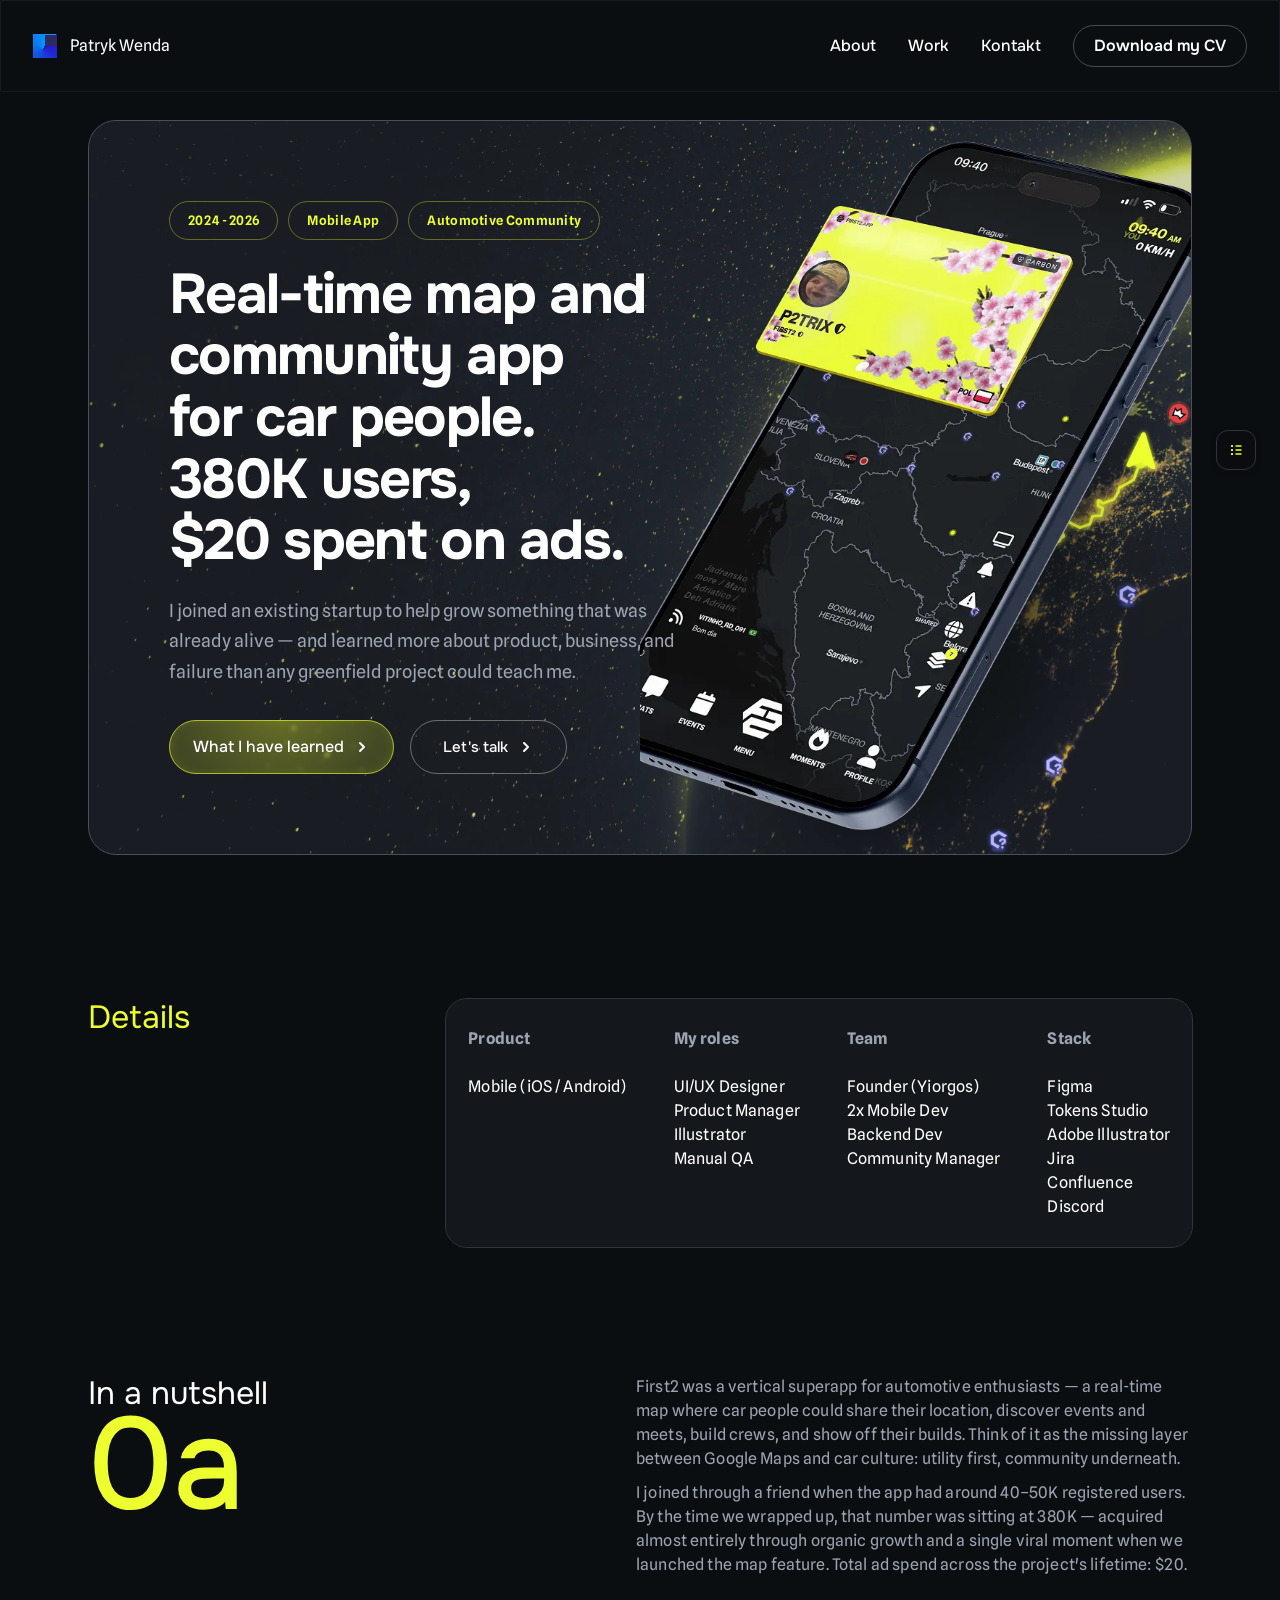
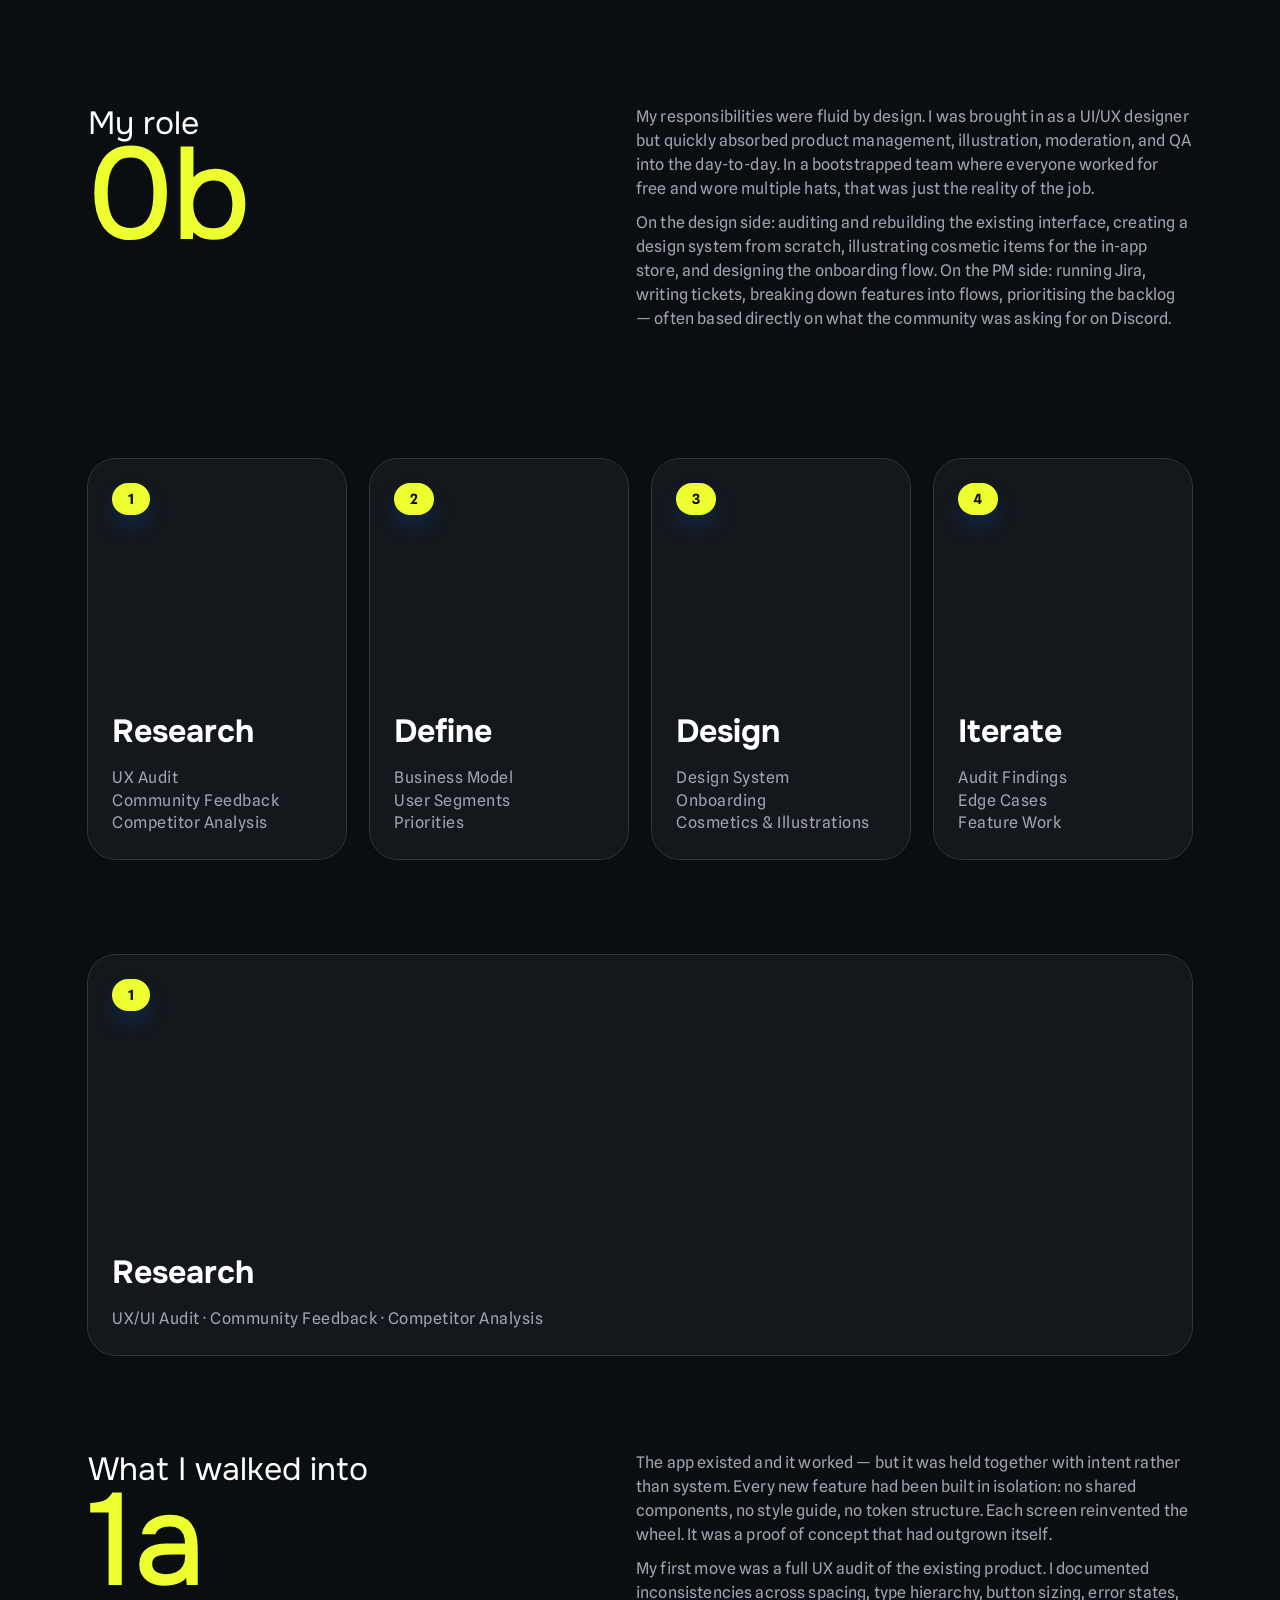
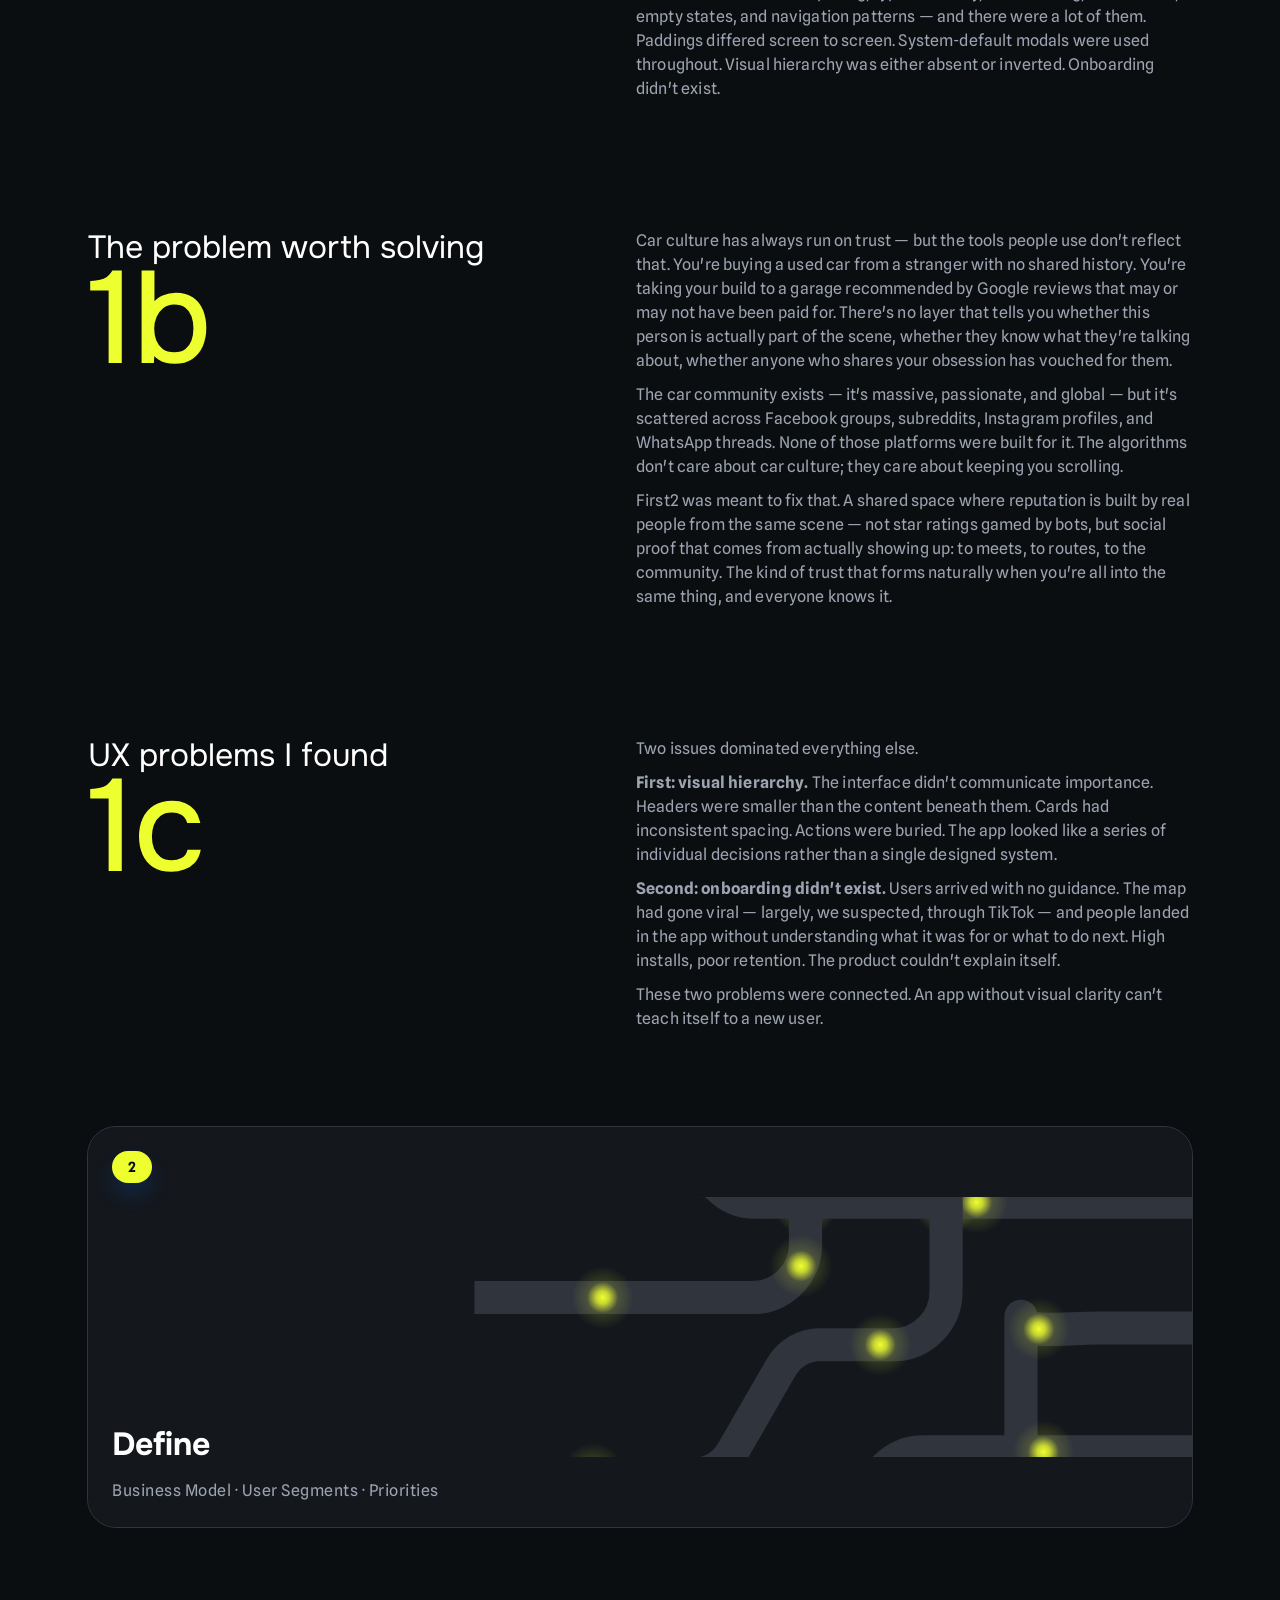
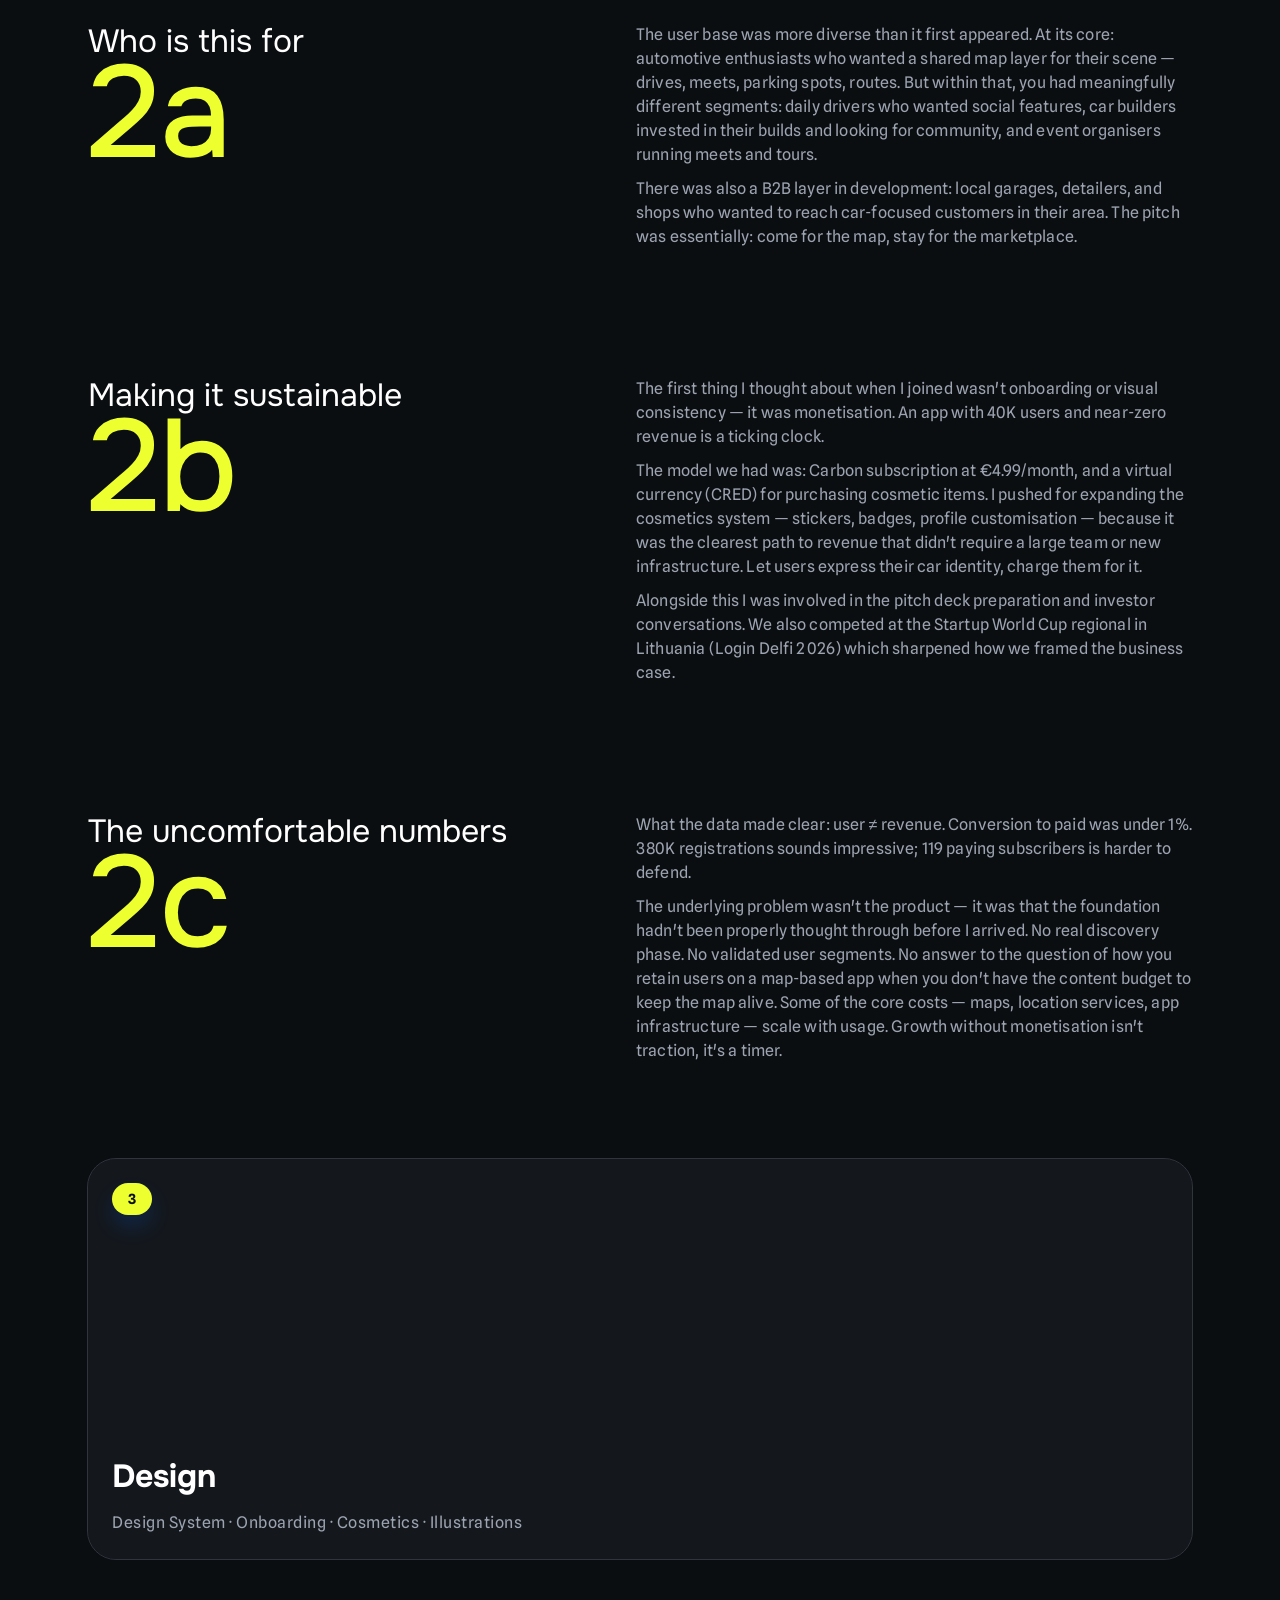
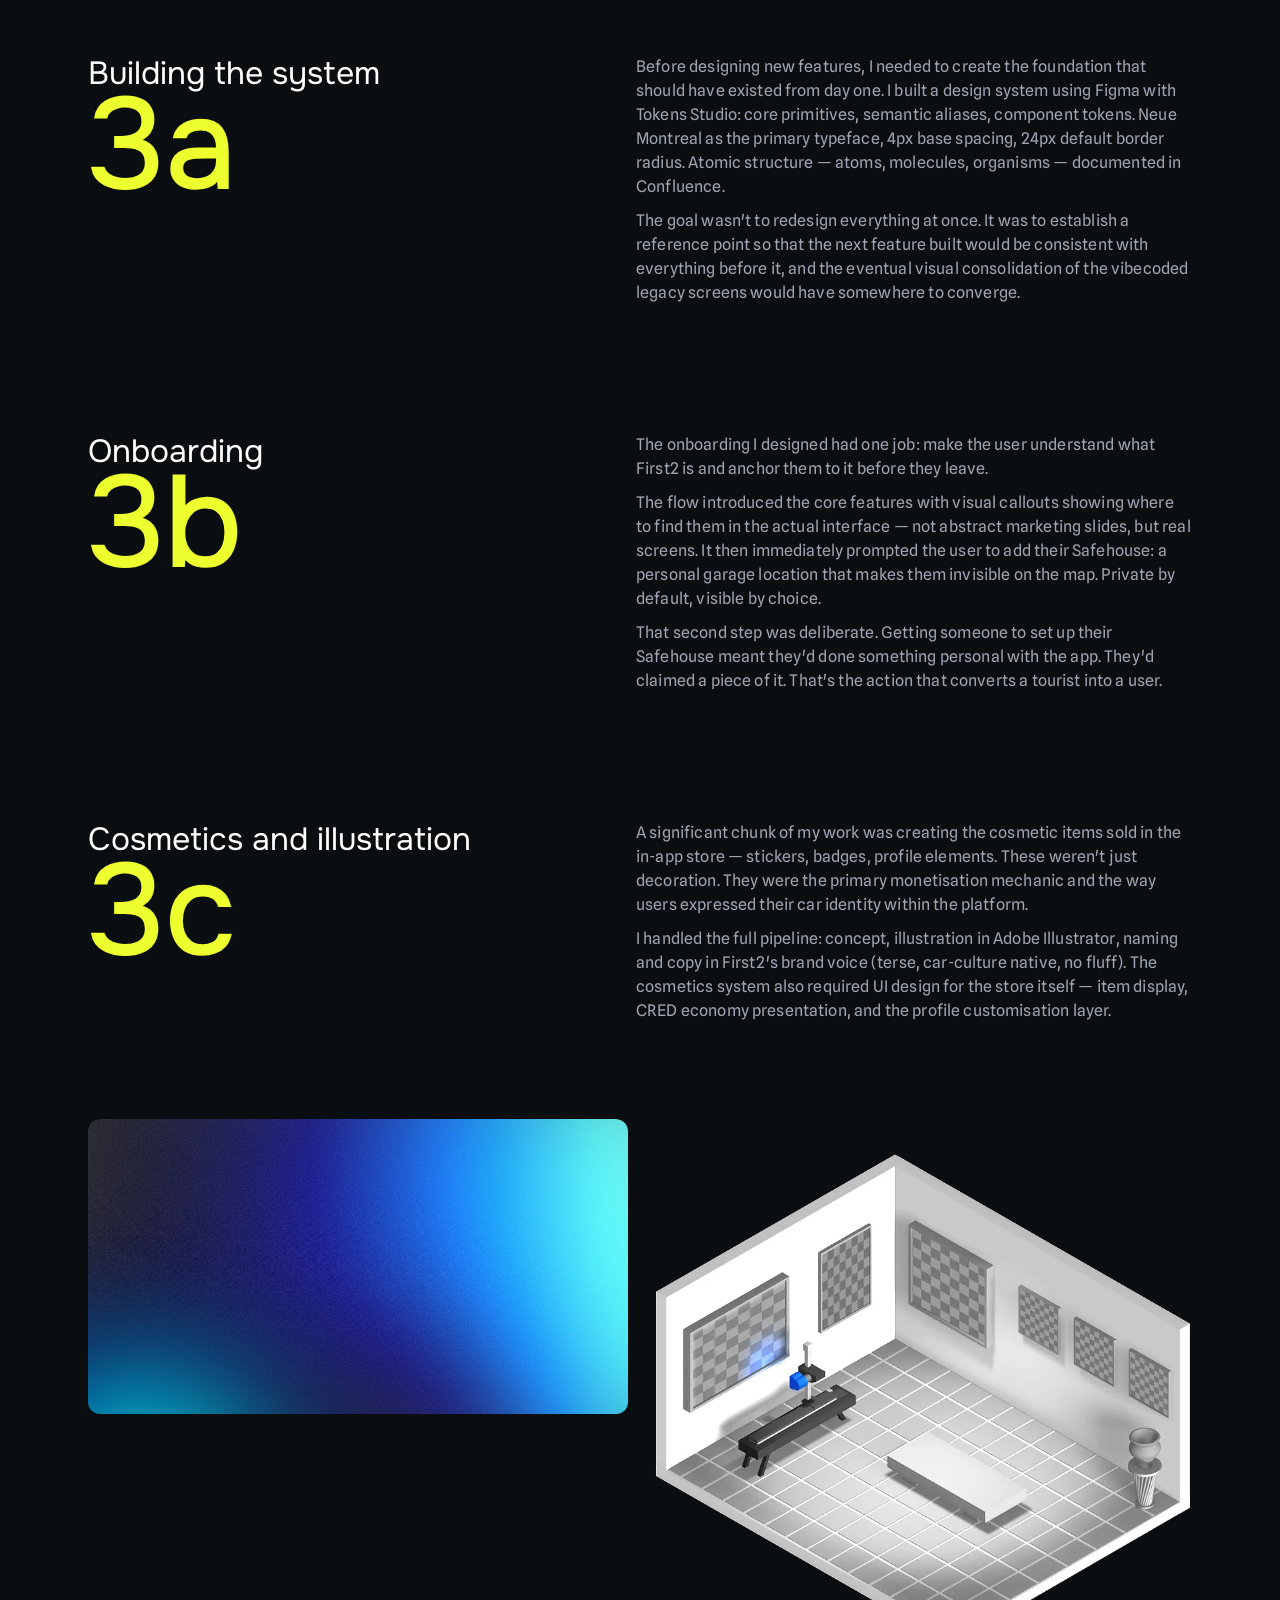
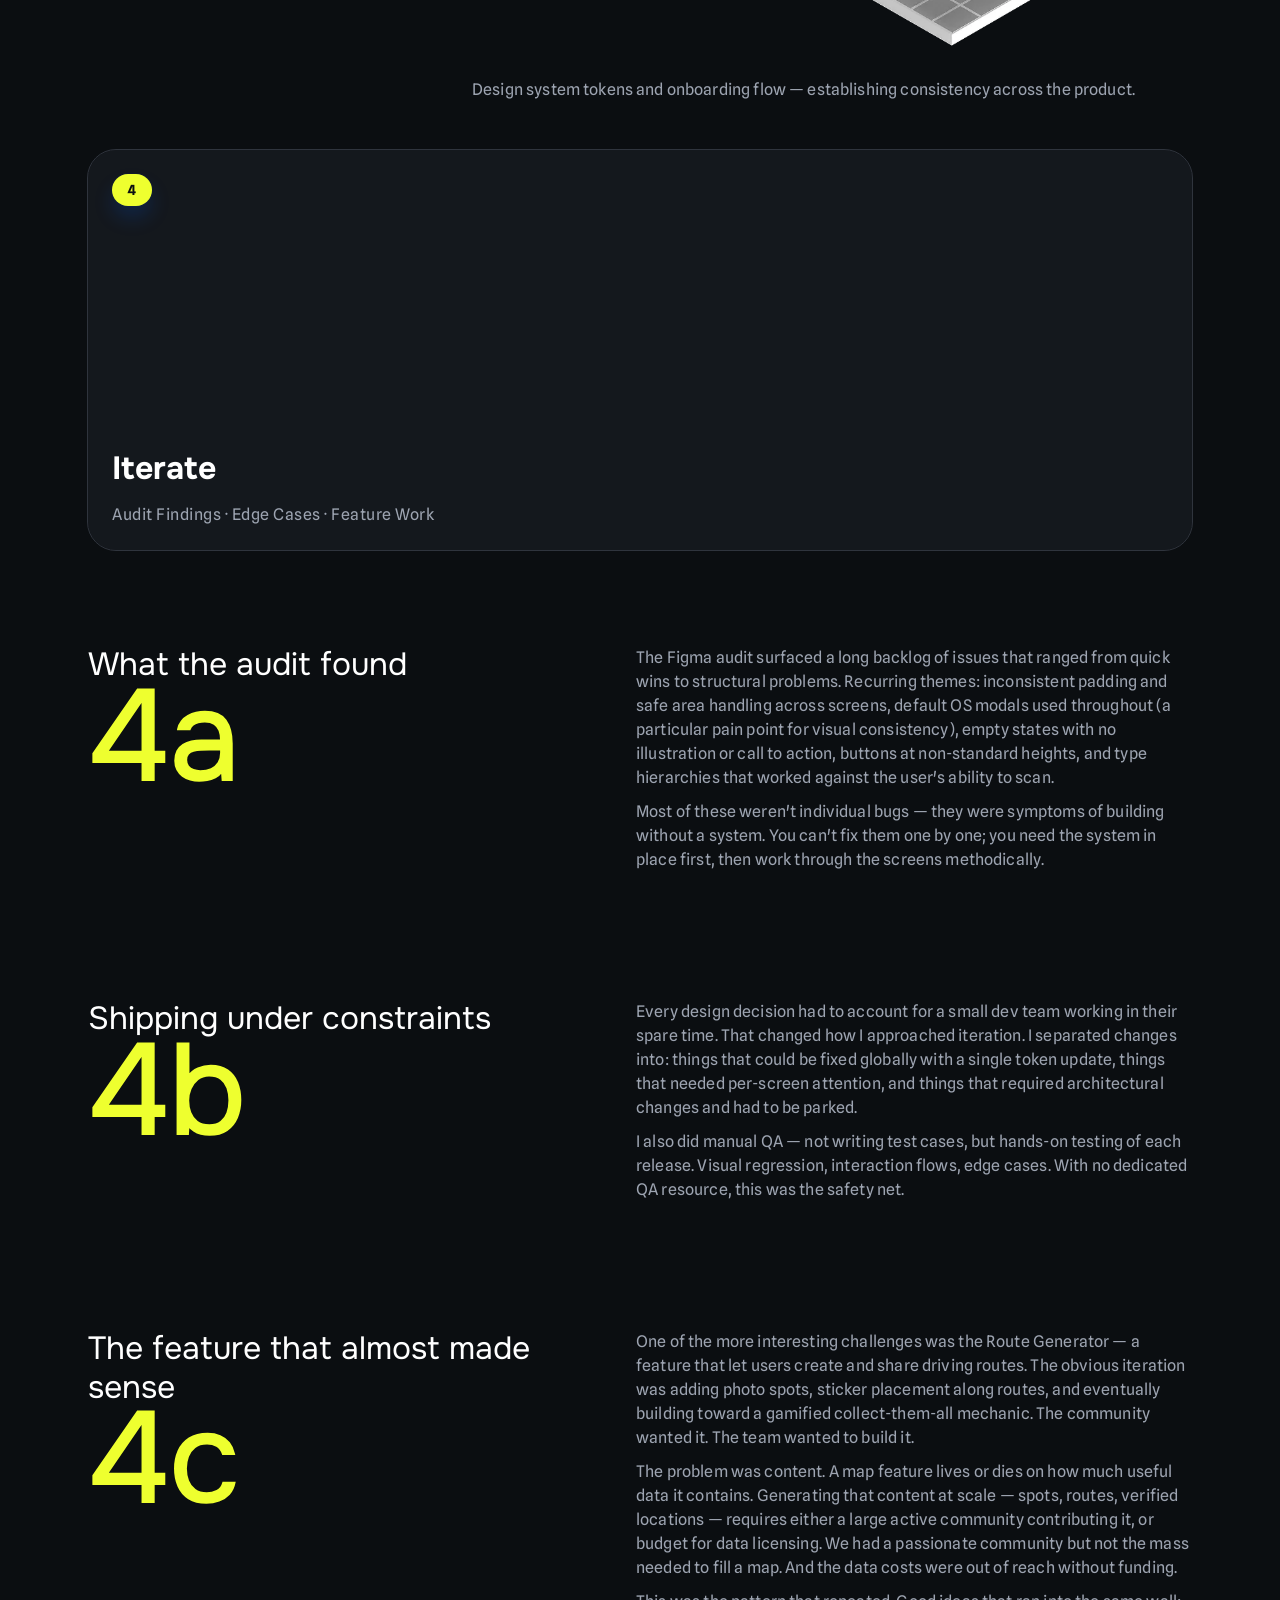
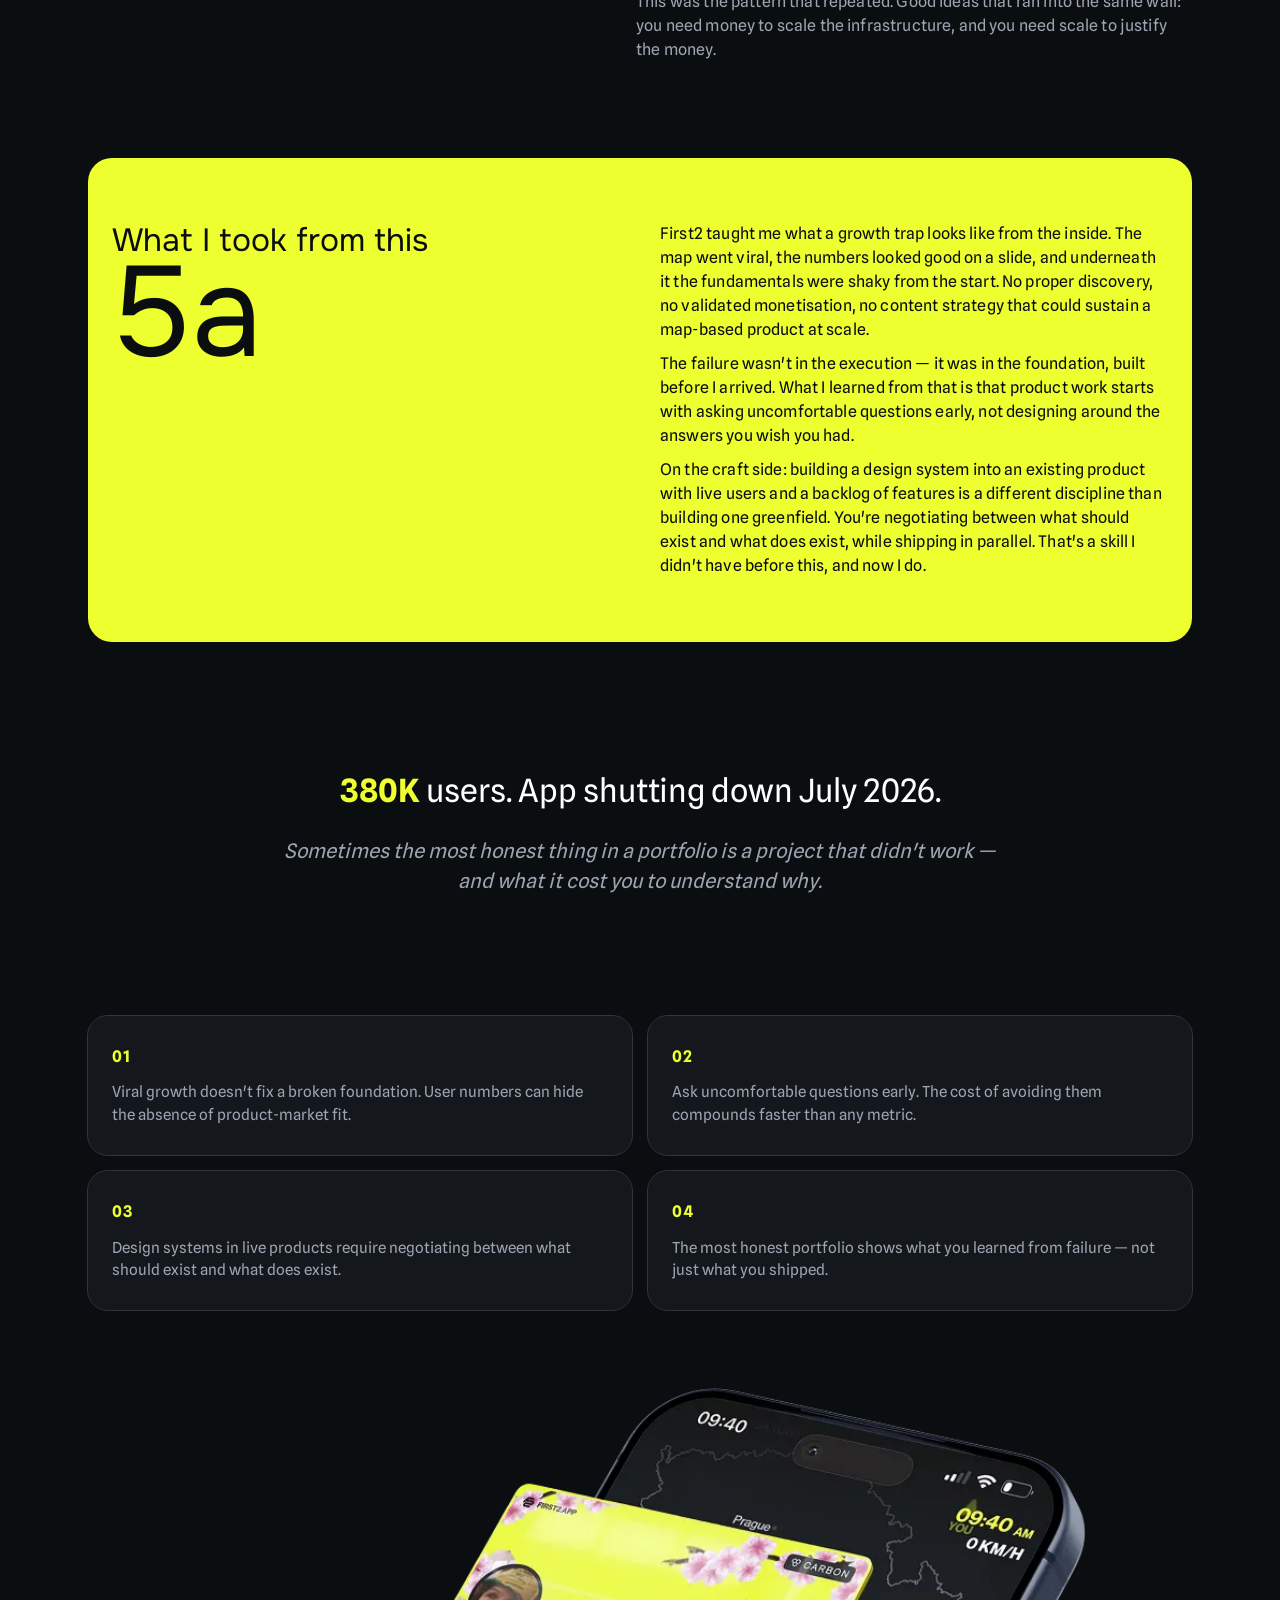
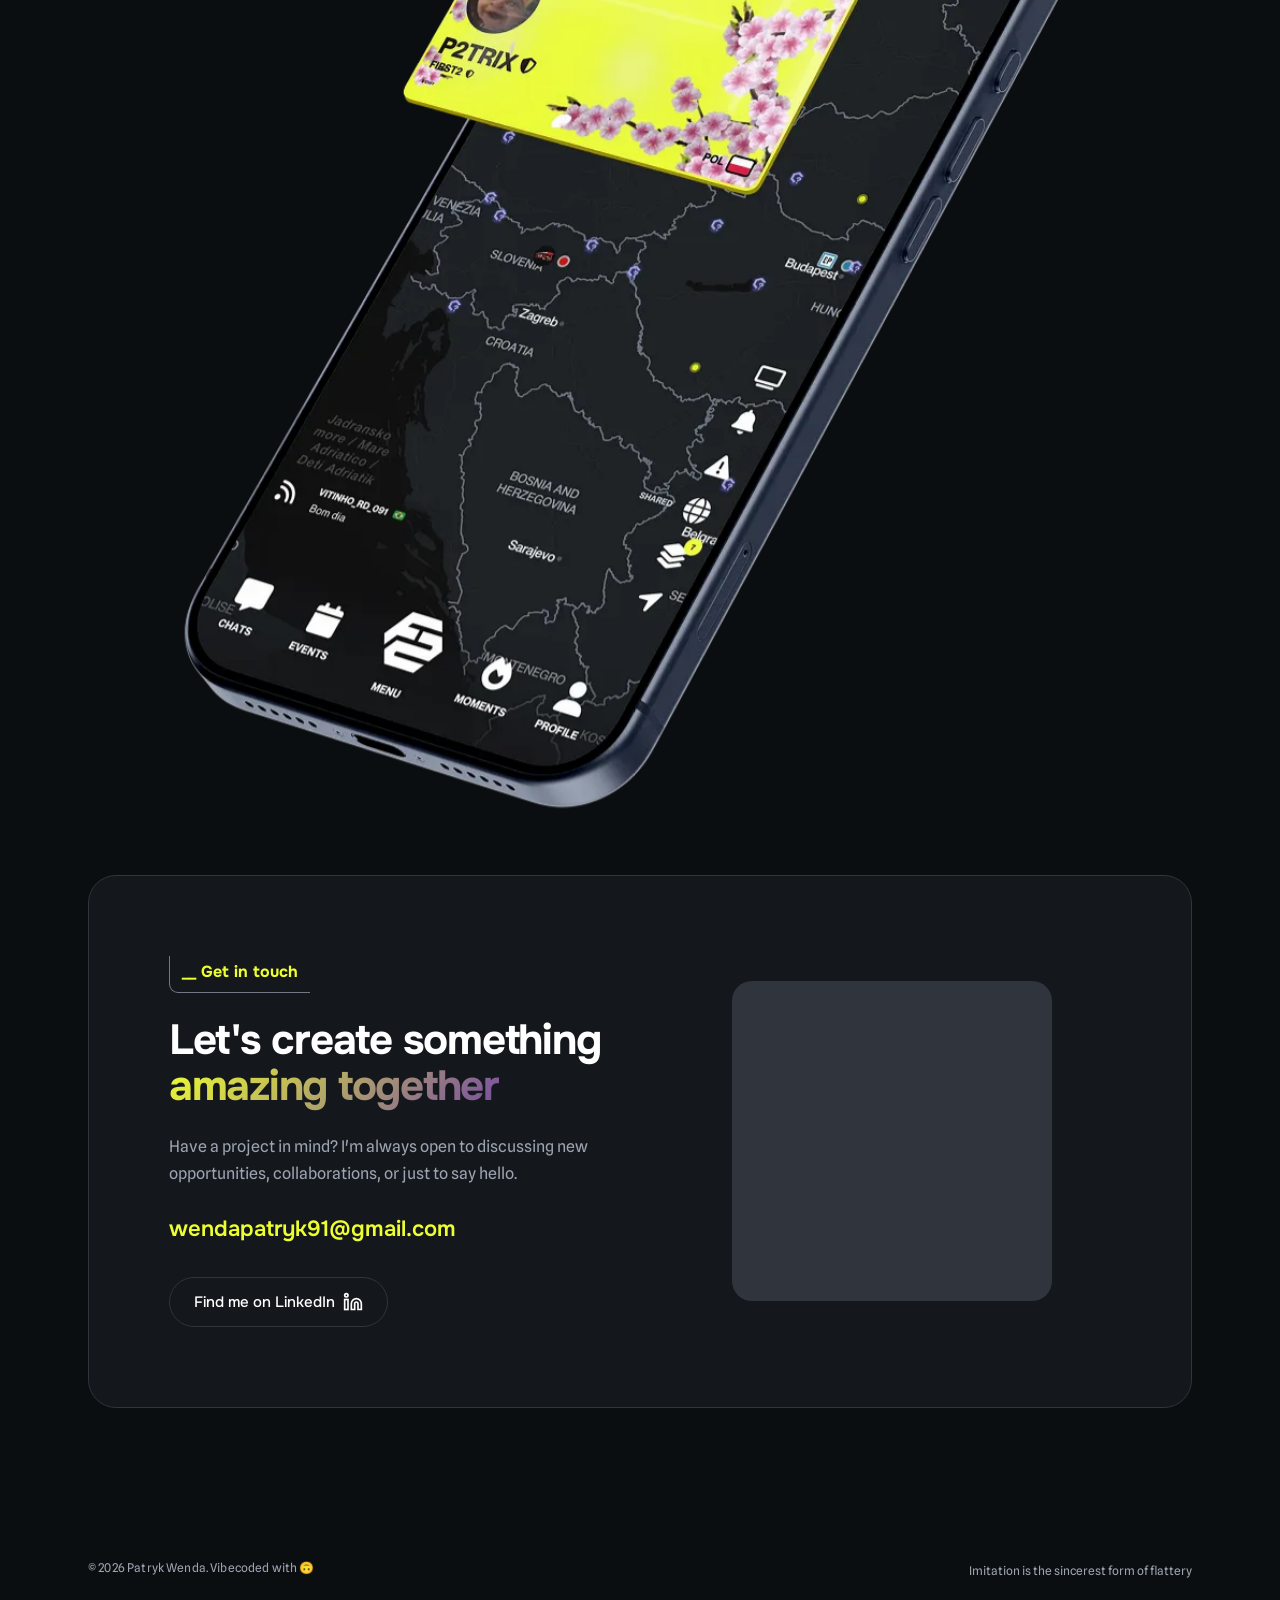
<file: case-study/first2.html>
<!DOCTYPE html>
<html lang="en">
<head>
  <meta charset="UTF-8">
  <meta name="viewport" content="width=device-width, initial-scale=1.0">
  <title>FIRST2 — Patryk Wenda</title>
  <link rel="stylesheet" href="../css/case-study.css">
  <link rel="stylesheet" href="../css/home.css">
  <link rel="stylesheet" href="../css/first2.css">
  <link rel="stylesheet" href="../css/animations.css">
</head>
<body class="cs-page f2-page">

  <!-- Nav -->
  <nav class="cs-nav">
    <div class="container">
      <a href="../index.html" class="cs-nav__logo" data-color="#EEFF2F">
        <span class="cs-nav__logo-icon">
          <span class="gradient"></span>
          <span class="dot"></span>
        </span>
        Patryk Wenda
      </a>
      <button class="cs-nav__toggle" aria-label="Menu">
        <span></span>
        <span></span>
        <span></span>
      </button>
      <div class="cs-nav__links">
        <div class="cs-nav__links-inner">
          <a href="../index.html#about">About</a>
          <a href="../index.html#work">Work</a>
          <a href="../index.html#contact">Kontakt</a>
          <a href="https://framerusercontent.com/assets/TnGNlhYU6wVWDDhgpsmIg30DjM.pdf" target="_blank" class="cs-nav__cv">Download my CV</a>
        </div>
      </div>
    </div>
  </nav>

  <!-- Hero Bento -->
  <section class="hm-hero">
    <div class="container">
      <div class="hm-hero__bento f2-hero__bento" data-reveal>
        <div class="hm-hero__text">
          <div class="hm-hero__pills">
            <span class="hm-hero__pill">2024 - 2026</span>
            <span class="hm-hero__pill">Mobile App</span>
            <span class="hm-hero__pill">Automotive Community</span>
          </div>
          <h1 class="hm-hero__title">
            Real-time map and community app<br>
            for car people. 380K users,<br>
            $20 spent on ads.
          </h1>
          <p class="hm-hero__desc">
            I joined an existing startup to help grow something that was already alive — and learned more about product, business, and failure than any greenfield project could teach me.
          </p>
          <div class="hm-hero__actions">
            <a href="#s-5a" class="hm-btn hm-btn--primary">What I have learned <span class="btn__icon">
            <svg width="16" height="16" viewBox="0 0 16 16" fill="none">
              <path d="M6 4L10 8L6 12" stroke="currentColor" stroke-width="2" stroke-linecap="round" stroke-linejoin="round"/>
            </svg>
          </span></a>
            <a href="#footer" class="hm-btn hm-btn--outline">Let's talk <span class="btn__icon">
            <svg width="16" height="16" viewBox="0 0 16 16" fill="none">
              <path d="M6 4L10 8L6 12" stroke="currentColor" stroke-width="2" stroke-linecap="round" stroke-linejoin="round"/>
            </svg>
          </span></a>
          </div>
        </div>
        <div class="hm-hero__visual f2-hero__visual">
          <img src="../Figma/first2_hero_mockup.webp" alt="">
        </div>
      </div>
    </div>
  </section>

  <!-- Details -->
  <div class="container" id="details">
    <div class="cs-details" data-reveal>
      <div class="cs-details__title">Details</div>
      <div class="cs-details__card">
        <div class="cs-details__col">
          <div class="cs-details__col-label">Product</div>
          <div class="cs-details__col-value">Mobile (iOS / Android)</div>
        </div>
        <div class="cs-details__col">
          <div class="cs-details__col-label">My roles</div>
          <div class="cs-details__col-value">UI/UX Designer&#10;Product Manager&#10;Illustrator&#10;Manual QA</div>
        </div>
        <div class="cs-details__col">
          <div class="cs-details__col-label">Team</div>
          <div class="cs-details__col-value">Founder (Yiorgos)&#10;2x Mobile Dev&#10;Backend Dev&#10;Community Manager</div>
        </div>
        <div class="cs-details__col">
          <div class="cs-details__col-label">Stack</div>
          <div class="cs-details__col-value">Figma&#10;Tokens Studio&#10;Adobe Illustrator&#10;Jira&#10;Confluence&#10;Discord</div>
        </div>
      </div>
    </div>
  </div>

  <!-- 0a: In a nutshell -->
  <div class="container">
    <div class="cs-section" id="s-0a" data-reveal>
      <div class="cs-section__left">
        <h3>In a nutshell</h3>
        <div class="cs-section__number">0a</div>
      </div>
      <div class="cs-section__right">
        <p>First2 was a vertical superapp for automotive enthusiasts — a real-time map where car people could share their location, discover events and meets, build crews, and show off their builds. Think of it as the missing layer between Google Maps and car culture: utility first, community underneath.</p>
        <p>I joined through a friend when the app had around 40–50K registered users. By the time we wrapped up, that number was sitting at 380K — acquired almost entirely through organic growth and a single viral moment when we launched the map feature. Total ad spend across the project's lifetime: $20.</p>
      </div>
    </div>
  </div>

  <!-- 0b: My role -->
  <div class="container">
    <div class="cs-section" id="s-0b" data-reveal>
      <div class="cs-section__left">
        <h3>My role</h3>
        <div class="cs-section__number">0b</div>
      </div>
      <div class="cs-section__right">
        <p>My responsibilities were fluid by design. I was brought in as a UI/UX designer but quickly absorbed product management, illustration, moderation, and QA into the day-to-day. In a bootstrapped team where everyone worked for free and wore multiple hats, that was just the reality of the job.</p>
        <p>On the design side: auditing and rebuilding the existing interface, creating a design system from scratch, illustrating cosmetic items for the in-app store, and designing the onboarding flow. On the PM side: running Jira, writing tickets, breaking down features into flows, prioritising the backlog — often based directly on what the community was asking for on Discord.</p>
      </div>
    </div>
  </div>

  <!-- Process overview -->
  <div class="container">
    <div class="cs-process" data-reveal>
      <div class="cs-process__card">
        <span class="cs-process__badge">1</span>
        <div class="cs-process__body">
          <h3>Research</h3>
          <p>UX Audit&#10;Community Feedback&#10;Competitor Analysis</p>
        </div>
      </div>
      <div class="cs-process__card">
        <span class="cs-process__badge">2</span>
        <div class="cs-process__body">
          <h3>Define</h3>
          <p>Business Model&#10;User Segments&#10;Priorities</p>
        </div>
      </div>
      <div class="cs-process__card">
        <span class="cs-process__badge">3</span>
        <div class="cs-process__body">
          <h3>Design</h3>
          <p>Design System&#10;Onboarding&#10;Cosmetics & Illustrations</p>
        </div>
      </div>
      <div class="cs-process__card">
        <span class="cs-process__badge">4</span>
        <div class="cs-process__body">
          <h3>Iterate</h3>
          <p>Audit Findings&#10;Edge Cases&#10;Feature Work</p>
        </div>
      </div>
    </div>
  </div>

  <!-- Single process card: Research -->
  <div class="container">
    <div class="cs-process" data-reveal style="border:none;padding:32px 0">
      <div class="cs-process__card">
        <span class="cs-process__badge">1</span>
        <div class="cs-process__body">
          <h3>Research</h3>
          <p>UX/UI Audit · Community Feedback · Competitor Analysis</p>
        </div>
      </div>
    </div>
  </div>

  <!-- 1a: What I walked into -->
  <div class="container">
    <div class="cs-section" id="s-1a" data-reveal>
      <div class="cs-section__left">
        <h3>What I walked into</h3>
        <div class="cs-section__number">1a</div>
      </div>
      <div class="cs-section__right">
        <p>The app existed and it worked — but it was held together with intent rather than system. Every new feature had been built in isolation: no shared components, no style guide, no token structure. Each screen reinvented the wheel. It was a proof of concept that had outgrown itself.</p>
        <p>My first move was a full UX audit of the existing product. I documented inconsistencies across spacing, type hierarchy, button sizing, error states, empty states, and navigation patterns — and there were a lot of them. Paddings differed screen to screen. System-default modals were used throughout. Visual hierarchy was either absent or inverted. Onboarding didn't exist.</p>
      </div>
    </div>
  </div>

  <!-- 1b: The problem worth solving -->
  <div class="container">
    <div class="cs-section" id="s-1b" data-reveal>
      <div class="cs-section__left">
        <h3>The problem worth solving</h3>
        <div class="cs-section__number">1b</div>
      </div>
      <div class="cs-section__right">
        <p>Car culture has always run on trust — but the tools people use don't reflect that. You're buying a used car from a stranger with no shared history. You're taking your build to a garage recommended by Google reviews that may or may not have been paid for. There's no layer that tells you whether this person is actually part of the scene, whether they know what they're talking about, whether anyone who shares your obsession has vouched for them.</p>
        <p>The car community exists — it's massive, passionate, and global — but it's scattered across Facebook groups, subreddits, Instagram profiles, and WhatsApp threads. None of those platforms were built for it. The algorithms don't care about car culture; they care about keeping you scrolling.</p>
        <p>First2 was meant to fix that. A shared space where reputation is built by real people from the same scene — not star ratings gamed by bots, but social proof that comes from actually showing up: to meets, to routes, to the community. The kind of trust that forms naturally when you're all into the same thing, and everyone knows it.</p>
      </div>
    </div>
  </div>

  <!-- 1c: UX problems I found -->
  <div class="container">
    <div class="cs-section" id="s-1c" data-reveal>
      <div class="cs-section__left">
        <h3>UX problems I found</h3>
        <div class="cs-section__number">1c</div>
      </div>
      <div class="cs-section__right">
        <p>Two issues dominated everything else.</p>
        <p><strong>First: visual hierarchy.</strong> The interface didn't communicate importance. Headers were smaller than the content beneath them. Cards had inconsistent spacing. Actions were buried. The app looked like a series of individual decisions rather than a single designed system.</p>
        <p><strong>Second: onboarding didn't exist.</strong> Users arrived with no guidance. The map had gone viral — largely, we suspected, through TikTok — and people landed in the app without understanding what it was for or what to do next. High installs, poor retention. The product couldn't explain itself.</p>
        <p>These two problems were connected. An app without visual clarity can't teach itself to a new user.</p>
      </div>
    </div>
  </div>

  <!-- Single process card: Define -->
  <div class="container">
    <div class="cs-process" data-reveal style="border:none;padding:32px 0">
      <div class="cs-process__card f2-define-card">
        <div class="f2-tubes" aria-hidden="true">
          <svg viewBox="0 0 1838 1895" preserveAspectRatio="xMidYMid slice" fill="none" xmlns="http://www.w3.org/2000/svg">
            <defs>
              <radialGradient id="f2Glow" cx="50%" cy="50%" r="50%">
                <stop offset="0%" stop-color="#EEFF2F" stop-opacity="0.45"/>
                <stop offset="40%" stop-color="#EEFF2F" stop-opacity="0.25"/>
                <stop offset="100%" stop-color="#EEFF2F" stop-opacity="0"/>
              </radialGradient>
              <radialGradient id="f2Dot" cx="50%" cy="50%" r="50%">
                <stop offset="0%" stop-color="#EEFF2F" stop-opacity="1"/>
                <stop offset="20%" stop-color="#EEFF2F" stop-opacity="0.8"/>
                <stop offset="50%" stop-color="#EEFF2F" stop-opacity="0.15"/>
                <stop offset="100%" stop-color="#EEFF2F" stop-opacity="0"/>
              </radialGradient>
            </defs>
            <path class="hp-tube hp-tube--6" d="M1400,2000 V920 C1400,970 1500,950 1600,950 H2000" stroke="#2F343D" stroke-width="85" stroke-linecap="round" stroke-linejoin="round"/>
            <circle r="80" fill="url(#f2Dot)"><animateMotion path="M1400,2000 V920 C1400,970 1500,950 1600,950 H2000" dur="5s" repeatCount="indefinite" begin="0s"/></circle>
            <circle r="80" fill="url(#f2Dot)"><animateMotion path="M1400,2000 V920 C1400,970 1500,950 1600,950 H2000" dur="5s" repeatCount="indefinite" begin="-1.67s"/></circle>
            <circle r="80" fill="url(#f2Dot)"><animateMotion path="M1400,2000 V920 C1400,970 1500,950 1600,950 H2000" dur="5s" repeatCount="indefinite" begin="-3.33s"/></circle>
            <path class="hp-tube hp-tube--4" d="M-200,1641 H1800" stroke="#2F343D" stroke-width="85" stroke-linecap="round"/>
            <circle r="80" fill="url(#f2Dot)"><animateMotion path="M-200,1641 H1800" dur="4s" repeatCount="indefinite" begin="0s"/></circle>
            <circle r="80" fill="url(#f2Dot)"><animateMotion path="M-200,1641 H1800" dur="4s" repeatCount="indefinite" begin="-1.33s"/></circle>
            <circle r="80" fill="url(#f2Dot)"><animateMotion path="M-200,1641 H1800" dur="4s" repeatCount="indefinite" begin="-2.67s"/></circle>
            <circle cx="1014" cy="1641" r="85" fill="url(#f2Glow)"/>
            <path class="hp-tube hp-tube--3" d="M1014,2000 V1403 C1014,1328 1075,1267 1150,1267 H2000" stroke="#2F343D" stroke-width="85" stroke-linecap="round" stroke-linejoin="round"/>
            <circle r="80" fill="url(#f2Dot)"><animateMotion path="M1014,2000 V1403 C1014,1328 1075,1267 1150,1267 H2000" dur="5s" repeatCount="indefinite" begin="0s"/></circle>
            <circle r="80" fill="url(#f2Dot)"><animateMotion path="M1014,2000 V1403 C1014,1328 1075,1267 1150,1267 H2000" dur="5s" repeatCount="indefinite" begin="-1.67s"/></circle>
            <circle r="80" fill="url(#f2Dot)"><animateMotion path="M1014,2000 V1403 C1014,1328 1075,1267 1150,1267 H2000" dur="5s" repeatCount="indefinite" begin="-3.33s"/></circle>
            <circle cx="848" cy="628" r="85" fill="url(#f2Glow)"/>
            <path class="hp-tube hp-tube--2" d="M848,244 V736 C848,811 787,872 712,872 H-200" stroke="#2F343D" stroke-width="85" stroke-linecap="round" stroke-linejoin="round"/>
            <circle r="80" fill="url(#f2Dot)"><animateMotion path="M848,244 V736 C848,811 787,872 712,872 H-200" dur="5s" repeatCount="indefinite" begin="0s"/></circle>
            <circle r="80" fill="url(#f2Dot)"><animateMotion path="M848,244 V736 C848,811 787,872 712,872 H-200" dur="5s" repeatCount="indefinite" begin="-1.67s"/></circle>
            <circle r="80" fill="url(#f2Dot)"><animateMotion path="M848,244 V736 C848,811 787,872 712,872 H-200" dur="5s" repeatCount="indefinite" begin="-3.33s"/></circle>
            <circle cx="1208" cy="628" r="85" fill="url(#f2Glow)"/>
            <path class="hp-tube hp-tube--1" d="M585,-200 V492 C585,567 646,628 721,628 H2000" stroke="#2F343D" stroke-width="85" stroke-linecap="round" stroke-linejoin="round"/>
            <circle r="80" fill="url(#f2Dot)"><animateMotion path="M585,-200 V492 C585,567 646,628 721,628 H2000" dur="5s" repeatCount="indefinite" begin="0s"/></circle>
            <circle r="80" fill="url(#f2Dot)"><animateMotion path="M585,-200 V492 C585,567 646,628 721,628 H2000" dur="5s" repeatCount="indefinite" begin="-1.67s"/></circle>
            <circle r="80" fill="url(#f2Dot)"><animateMotion path="M585,-200 V492 C585,567 646,628 721,628 H2000" dur="5s" repeatCount="indefinite" begin="-3.33s"/></circle>
            <path class="hp-tube hp-tube--5" d="M1208,-200 V857 C1208,932 1147,993 1072,993 H884.819 C844.091,993 806.456,1015 786.092,1050 L660.41,1268 C640.046,1303 602.411,1325 561.683,1325 H-200" stroke="#2F343D" stroke-width="85" stroke-linecap="round" stroke-linejoin="round"/>
            <circle r="80" fill="url(#f2Dot)"><animateMotion path="M1208,-200 V857 C1208,932 1147,993 1072,993 H884.819 C844.091,993 806.456,1015 786.092,1050 L660.41,1268 C640.046,1303 602.411,1325 561.683,1325 H-200" dur="7s" repeatCount="indefinite" begin="0s"/></circle>
            <circle r="80" fill="url(#f2Dot)"><animateMotion path="M1208,-200 V857 C1208,932 1147,993 1072,993 H884.819 C844.091,993 806.456,1015 786.092,1050 L660.41,1268 C640.046,1303 602.411,1325 561.683,1325 H-200" dur="7s" repeatCount="indefinite" begin="-2.33s"/></circle>
            <circle r="80" fill="url(#f2Dot)"><animateMotion path="M1208,-200 V857 C1208,932 1147,993 1072,993 H884.819 C844.091,993 806.456,1015 786.092,1050 L660.41,1268 C640.046,1303 602.411,1325 561.683,1325 H-200" dur="7s" repeatCount="indefinite" begin="-4.67s"/></circle>
          </svg>
        </div>
        <span class="cs-process__badge">2</span>
        <div class="cs-process__body">
          <h3>Define</h3>
          <p>Business Model · User Segments · Priorities</p>
        </div>
      </div>
    </div>
  </div>

  <!-- 2a: Who is this for -->
  <div class="container">
    <div class="cs-section" id="s-2a" data-reveal>
      <div class="cs-section__left">
        <h3>Who is this for</h3>
        <div class="cs-section__number">2a</div>
      </div>
      <div class="cs-section__right">
        <p>The user base was more diverse than it first appeared. At its core: automotive enthusiasts who wanted a shared map layer for their scene — drives, meets, parking spots, routes. But within that, you had meaningfully different segments: daily drivers who wanted social features, car builders invested in their builds and looking for community, and event organisers running meets and tours.</p>
        <p>There was also a B2B layer in development: local garages, detailers, and shops who wanted to reach car-focused customers in their area. The pitch was essentially: come for the map, stay for the marketplace.</p>
      </div>
    </div>
  </div>

  <!-- 2b: Making it sustainable -->
  <div class="container">
    <div class="cs-section" id="s-2b" data-reveal>
      <div class="cs-section__left">
        <h3>Making it sustainable</h3>
        <div class="cs-section__number">2b</div>
      </div>
      <div class="cs-section__right">
        <p>The first thing I thought about when I joined wasn't onboarding or visual consistency — it was monetisation. An app with 40K users and near-zero revenue is a ticking clock.</p>
        <p>The model we had was: Carbon subscription at €4.99/month, and a virtual currency (CRED) for purchasing cosmetic items. I pushed for expanding the cosmetics system — stickers, badges, profile customisation — because it was the clearest path to revenue that didn't require a large team or new infrastructure. Let users express their car identity, charge them for it.</p>
        <p>Alongside this I was involved in the pitch deck preparation and investor conversations. We also competed at the Startup World Cup regional in Lithuania (Login Delfi 2026) which sharpened how we framed the business case.</p>
      </div>
    </div>
  </div>

  <!-- 2c: The uncomfortable numbers -->
  <div class="container">
    <div class="cs-section" id="s-2c" data-reveal>
      <div class="cs-section__left">
        <h3>The uncomfortable numbers</h3>
        <div class="cs-section__number">2c</div>
      </div>
      <div class="cs-section__right">
        <p>What the data made clear: user ≠ revenue. Conversion to paid was under 1%. 380K registrations sounds impressive; 119 paying subscribers is harder to defend.</p>
        <p>The underlying problem wasn't the product — it was that the foundation hadn't been properly thought through before I arrived. No real discovery phase. No validated user segments. No answer to the question of how you retain users on a map-based app when you don't have the content budget to keep the map alive. Some of the core costs — maps, location services, app infrastructure — scale with usage. Growth without monetisation isn't traction, it's a timer.</p>
      </div>
    </div>
  </div>

  <!-- Single process card: Design -->
  <div class="container">
    <div class="cs-process" data-reveal style="border:none;padding:32px 0">
      <div class="cs-process__card">
        <span class="cs-process__badge">3</span>
        <div class="cs-process__body">
          <h3>Design</h3>
          <p>Design System · Onboarding · Cosmetics · Illustrations</p>
        </div>
      </div>
    </div>
  </div>

  <!-- 3a: Building the system -->
  <div class="container">
    <div class="cs-section" id="s-3a" data-reveal>
      <div class="cs-section__left">
        <h3>Building the system</h3>
        <div class="cs-section__number">3a</div>
      </div>
      <div class="cs-section__right">
        <p>Before designing new features, I needed to create the foundation that should have existed from day one. I built a design system using Figma with Tokens Studio: core primitives, semantic aliases, component tokens. Neue Montreal as the primary typeface, 4px base spacing, 24px default border radius. Atomic structure — atoms, molecules, organisms — documented in Confluence.</p>
        <p>The goal wasn't to redesign everything at once. It was to establish a reference point so that the next feature built would be consistent with everything before it, and the eventual visual consolidation of the vibecoded legacy screens would have somewhere to converge.</p>
      </div>
    </div>
  </div>

  <!-- 3b: Onboarding -->
  <div class="container">
    <div class="cs-section" id="s-3b" data-reveal>
      <div class="cs-section__left">
        <h3>Onboarding</h3>
        <div class="cs-section__number">3b</div>
      </div>
      <div class="cs-section__right">
        <p>The onboarding I designed had one job: make the user understand what First2 is and anchor them to it before they leave.</p>
        <p>The flow introduced the core features with visual callouts showing where to find them in the actual interface — not abstract marketing slides, but real screens. It then immediately prompted the user to add their Safehouse: a personal garage location that makes them invisible on the map. Private by default, visible by choice.</p>
        <p>That second step was deliberate. Getting someone to set up their Safehouse meant they'd done something personal with the app. They'd claimed a piece of it. That's the action that converts a tourist into a user.</p>
      </div>
    </div>
  </div>

  <!-- 3c: Cosmetics and illustration -->
  <div class="container">
    <div class="cs-section" id="s-3c" data-reveal>
      <div class="cs-section__left">
        <h3>Cosmetics and illustration</h3>
        <div class="cs-section__number">3c</div>
      </div>
      <div class="cs-section__right">
        <p>A significant chunk of my work was creating the cosmetic items sold in the in-app store — stickers, badges, profile elements. These weren't just decoration. They were the primary monetisation mechanic and the way users expressed their car identity within the platform.</p>
        <p>I handled the full pipeline: concept, illustration in Adobe Illustrator, naming and copy in First2's brand voice (terse, car-culture native, no fluff). The cosmetics system also required UI design for the store itself — item display, CRED economy presentation, and the profile customisation layer.</p>
      </div>
    </div>
  </div>

  <!-- Image row: placeholder for design system / onboarding -->
  <div class="container">
    <div class="cs-image-row-2" data-reveal>
      <div><img src="../Figma/placeholder_hero1.webp" alt="" style="width:100%;height:auto;display:block;border-radius:12px"></div>
      <div><img src="../Figma/placeholder_casestudy1.webp" alt="" style="width:100%;height:auto;display:block;border-radius:12px"></div>
    </div>
  </div>

  <div class="container">
    <p data-reveal style="max-width:720px;margin-left:auto;font-size:16px;line-height:24px;color:var(--cs-text-muted);letter-spacing:0.15px">Design system tokens and onboarding flow — establishing consistency across the product.</p>
  </div>

  <!-- Single process card: Iterate -->
  <div class="container">
    <div class="cs-process" data-reveal style="border:none;padding:32px 0">
      <div class="cs-process__card">
        <span class="cs-process__badge">4</span>
        <div class="cs-process__body">
          <h3>Iterate</h3>
          <p>Audit Findings · Edge Cases · Feature Work</p>
        </div>
      </div>
    </div>
  </div>

  <!-- 4a: What the audit found -->
  <div class="container">
    <div class="cs-section" id="s-4a" data-reveal>
      <div class="cs-section__left">
        <h3>What the audit found</h3>
        <div class="cs-section__number">4a</div>
      </div>
      <div class="cs-section__right">
        <p>The Figma audit surfaced a long backlog of issues that ranged from quick wins to structural problems. Recurring themes: inconsistent padding and safe area handling across screens, default OS modals used throughout (a particular pain point for visual consistency), empty states with no illustration or call to action, buttons at non-standard heights, and type hierarchies that worked against the user's ability to scan.</p>
        <p>Most of these weren't individual bugs — they were symptoms of building without a system. You can't fix them one by one; you need the system in place first, then work through the screens methodically.</p>
      </div>
    </div>
  </div>

  <!-- 4b: Shipping under constraints -->
  <div class="container">
    <div class="cs-section" id="s-4b" data-reveal>
      <div class="cs-section__left">
        <h3>Shipping under constraints</h3>
        <div class="cs-section__number">4b</div>
      </div>
      <div class="cs-section__right">
        <p>Every design decision had to account for a small dev team working in their spare time. That changed how I approached iteration. I separated changes into: things that could be fixed globally with a single token update, things that needed per-screen attention, and things that required architectural changes and had to be parked.</p>
        <p>I also did manual QA — not writing test cases, but hands-on testing of each release. Visual regression, interaction flows, edge cases. With no dedicated QA resource, this was the safety net.</p>
      </div>
    </div>
  </div>

  <!-- 4c: The feature that almost made sense -->
  <div class="container">
    <div class="cs-section" id="s-4c" data-reveal>
      <div class="cs-section__left">
        <h3>The feature that almost made sense</h3>
        <div class="cs-section__number">4c</div>
      </div>
      <div class="cs-section__right">
        <p>One of the more interesting challenges was the Route Generator — a feature that let users create and share driving routes. The obvious iteration was adding photo spots, sticker placement along routes, and eventually building toward a gamified collect-them-all mechanic. The community wanted it. The team wanted to build it.</p>
        <p>The problem was content. A map feature lives or dies on how much useful data it contains. Generating that content at scale — spots, routes, verified locations — requires either a large active community contributing it, or budget for data licensing. We had a passionate community but not the mass needed to fill a map. And the data costs were out of reach without funding.</p>
        <p>This was the pattern that repeated. Good ideas that ran into the same wall: you need money to scale the infrastructure, and you need scale to justify the money.</p>
      </div>
    </div>
  </div>

  <!-- 5a: What I took from this -->
  <div class="container">
    <div class="cs-section f2-summary-inline" id="s-5a" data-toc-label="TLDR" data-reveal>
      <div class="cs-section__left">
        <h3>What I took from this</h3>
        <div class="cs-section__number">5a</div>
      </div>
      <div class="cs-section__right">
        <p>First2 taught me what a growth trap looks like from the inside. The map went viral, the numbers looked good on a slide, and underneath it the fundamentals were shaky from the start. No proper discovery, no validated monetisation, no content strategy that could sustain a map-based product at scale.</p>
        <p>The failure wasn't in the execution — it was in the foundation, built before I arrived. What I learned from that is that product work starts with asking uncomfortable questions early, not designing around the answers you wish you had.</p>
        <p>On the craft side: building a design system into an existing product with live users and a backlog of features is a different discipline than building one greenfield. You're negotiating between what should exist and what does exist, while shipping in parallel. That's a skill I didn't have before this, and now I do.</p>
      </div>
    </div>
  </div>

  <!-- Hero block: main copy -->
  <div class="container">
    <div class="f2-hero-copy" data-reveal>
      <p class="f2-hero-copy__stat"><span class="f2-hero-copy__num">380K</span> users. App shutting down July 2026.</p>
      <p class="f2-hero-copy__quote">Sometimes the most honest thing in a portfolio is a project that didn't work — and what it cost you to understand why.</p>
    </div>
  </div>

  <!-- Takeaways: 4 bento boxes -->
  <div class="container">
    <div class="f2-takeaways" data-reveal>
      <div class="f2-takeaways__card">
        <span class="f2-takeaways__icon">01</span>
        <p>Viral growth doesn't fix a broken foundation. User numbers can hide the absence of product-market fit.</p>
      </div>
      <div class="f2-takeaways__card">
        <span class="f2-takeaways__icon">02</span>
        <p>Ask uncomfortable questions early. The cost of avoiding them compounds faster than any metric.</p>
      </div>
      <div class="f2-takeaways__card">
        <span class="f2-takeaways__icon">03</span>
        <p>Design systems in live products require negotiating between what should exist and what does exist.</p>
      </div>
      <div class="f2-takeaways__card">
        <span class="f2-takeaways__icon">04</span>
        <p>The most honest portfolio shows what you learned from failure — not just what you shipped.</p>
      </div>
    </div>
  </div>

  <!-- Image: full-width closing -->
  <div class="container">
    <div data-reveal style="width:100%;border-radius:28px;overflow:hidden;margin:32px 0">
      <img src="../Figma/first2_hero_mockup.webp" alt="" style="width:100%;height:auto;display:block">
    </div>
  </div>

  <!-- Contact -->
  <section class="hm-contact" id="footer" data-reveal>
    <div class="container">
      <div class="hm-contact__bento">
        <div class="hm-contact__left">
          <span class="hm-section__tag">__ Get in touch</span>
          <h2 class="hm-contact__title">Let's create something<br><span class="hm-hero__highlight">amazing together</span></h2>
          <p class="hm-contact__desc">Have a project in mind? I'm always open to discussing new opportunities, collaborations, or just to say hello.</p>
          <a href="mailto:wendapatryk91@gmail.com" class="hm-contact__email">wendapatryk91@gmail.com</a>
          <a href="https://www.linkedin.com/in/patrykwenda91/" target="_blank" class="hm-contact__linkedin">
            <svg width="20" height="20" viewBox="0 0 24 24" fill="none" stroke="currentColor" stroke-width="2"><path d="M16 8a6 6 0 016 6v7h-4v-7a2 2 0 00-2-2 2 2 0 00-2 2v7h-4v-7a6 6 0 016-6z"/><rect x="2" y="9" width="4" height="12"/><circle cx="4" cy="4" r="2"/></svg>
            Find me on LinkedIn
          </a>
        </div>
        <div class="hm-contact__right">
          <div class="hm-contact__graphic"></div>
        </div>
      </div>
    </div>
  </section>

  <!-- Footer -->
  <footer class="cs-footer">
    <div class="container">
      <span class="cs-footer__copy">© 2026 Patryk Wenda. Vibecoded with 🙃</span>
      <span class="cs-footer__quote">Imitation is the sincerest form of flattery</span>
    </div>
  </footer>

  <button class="back-to-top" id="backToTop" aria-label="Back to top">↑</button>

  <!-- Table of Contents -->
  <nav class="toc-widget" id="toc" aria-label="Section navigation">
    <button class="toc-widget__toggle" id="tocToggle" aria-label="Toggle section list">
      <svg width="16" height="16" viewBox="0 0 16 16" fill="none">
        <rect x="3" y="3" width="2" height="2" rx="0.5" fill="currentColor"/>
        <rect x="3" y="7" width="2" height="2" rx="0.5" fill="currentColor"/>
        <rect x="3" y="11" width="2" height="2" rx="0.5" fill="currentColor"/>
        <path d="M8 4H13" stroke="currentColor" stroke-width="1.4" stroke-linecap="round"/>
        <path d="M8 8H13" stroke="currentColor" stroke-width="1.4" stroke-linecap="round"/>
        <path d="M8 12H13" stroke="currentColor" stroke-width="1.4" stroke-linecap="round"/>
      </svg>
    </button>
    <div class="toc-widget__panel" id="tocPanel">
      <ul class="toc-widget__list" id="tocList"></ul>
    </div>
  </nav>

  <script>
  // Hamburger toggle
  (function() {
    var toggle = document.querySelector('.cs-nav__toggle');
    var nav = document.querySelector('.cs-nav');
    if (toggle && nav) {
      toggle.addEventListener('click', function() {
        nav.classList.toggle('cs-nav--open');
      });
      document.addEventListener('click', function(e) {
        if (nav.classList.contains('cs-nav--open') && !nav.contains(e.target)) {
          nav.classList.remove('cs-nav--open');
        }
      });
    }
  })();

  var revealObserver = new IntersectionObserver(function(entries) {
    entries.forEach(function(entry) {
      if (entry.isIntersecting) {
        entry.target.classList.add('revealed');
        revealObserver.unobserve(entry.target);
      }
    });
  }, { threshold: 0.12, rootMargin: '0px 0px -40px 0px' });
  document.querySelectorAll('[data-reveal]').forEach(function(el) {
    revealObserver.observe(el);
  });

  var nav = document.querySelector('.cs-nav');
  window.addEventListener('scroll', function() {
    if (window.scrollY > 80) {
      nav.classList.add('cs-nav--sticky');
    } else {
      nav.classList.remove('cs-nav--sticky');
    }
  });

  document.querySelectorAll('.cs-nav__logo, .cs-nav__links a').forEach(function(link) {
    link.addEventListener('click', function(e) {
      var href = this.getAttribute('href');
      if (!href || href === '#') return;
      var isExternal = href.startsWith('http');
      if (isExternal) return;
      e.preventDefault();
      var color = this.getAttribute('data-color') || '#ffffff';
      var overlay = document.getElementById('page-transition') || (function() {
        var el = document.createElement('div');
        el.id = 'page-transition';
        el.style.cssText = 'position:fixed;inset:0;z-index:9999;pointer-events:none;clip-path:circle(0% at var(--tx,50%) var(--ty,50%));transition:clip-path 0.6s cubic-bezier(0.65, 0.05, 0, 1)';
        document.body.appendChild(el);
        return el;
      })();
      var rect = this.getBoundingClientRect();
      var cx = rect.left + rect.width / 2;
      var cy = rect.top + rect.height / 2;
      overlay.style.background = color;
      overlay.style.setProperty('--tx', cx + 'px');
      overlay.style.setProperty('--ty', cy + 'px');
      overlay.style.clipPath = 'circle(141% at ' + cx + 'px ' + cy + 'px)';
      setTimeout(function() { window.location.href = href; }, 600);
    });
  });

  var backBtn = document.getElementById('backToTop');
  var navProgress = document.createElement('div');
  navProgress.className = 'cs-nav__progress';
  nav.appendChild(navProgress);
  window.addEventListener('scroll', function() {
    var scrollTop = window.scrollY;
    var docHeight = document.documentElement.scrollHeight - window.innerHeight;
    var progress = docHeight > 0 ? scrollTop / docHeight : 0;
    nav.style.setProperty('--progress', progress);
    if (backBtn) {
      backBtn.classList.toggle('visible', scrollTop > 300);
      backBtn.classList.toggle('at-bottom', progress > 0.98);
    }
  });
  if (backBtn) {
    backBtn.addEventListener('click', function() {
      window.scrollTo({ top: 0, behavior: 'smooth' });
    });
  }

  // Floating Table of Contents
  (function() {
    var tocList = document.getElementById('tocList');
    var tocToggle = document.getElementById('tocToggle');
    var tocPanel = document.getElementById('tocPanel');
    var sections = document.querySelectorAll('.cs-section[id^="s-"]');
    var tocItems = [];
    var activeIndex = -1;

    if (!tocList || !sections.length) return;

    sections.forEach(function(sec, i) {
      var numEl = sec.querySelector('.cs-section__number');
      var titleEl = sec.querySelector('h3');
      if (!numEl || !titleEl) return;
      var num = numEl.textContent.trim();
      var label = sec.getAttribute('data-toc-label') || titleEl.textContent.trim();
      var li = document.createElement('li');
      li.className = 'toc-widget__item';
      li.setAttribute('data-index', i);
      li.innerHTML = '<span class="toc-widget__item-num">' + num + '</span><span class="toc-widget__item-label">' + label + '</span>';
      li.addEventListener('click', function() {
        sec.scrollIntoView({ behavior: 'smooth', block: 'start' });
        tocPanel.classList.remove('is-open');
        tocToggle.classList.remove('is-open');
      });
      tocList.appendChild(li);
      tocItems.push({ el: li, sec: sec, num: num, label: label });
    });

    var tocObserver = new IntersectionObserver(function(entries) {
      var best = -1;
      entries.forEach(function(entry) {
        if (entry.isIntersecting) {
          var idx = parseInt(entry.target.getAttribute('data-toc-idx'));
          if (idx > best) best = idx;
        }
      });
      if (best >= 0 && best !== activeIndex) {
        activeIndex = best;
        tocItems.forEach(function(item, i) {
          item.el.classList.toggle('is-active', i === best);
        });
        tocToggle.innerHTML = '<svg width="16" height="16" viewBox="0 0 16 16" fill="none"><rect x="3" y="3" width="2" height="2" rx="0.5" fill="currentColor"/><rect x="3" y="7" width="2" height="2" rx="0.5" fill="currentColor"/><rect x="3" y="11" width="2" height="2" rx="0.5" fill="currentColor"/><path d="M8 4H13" stroke="currentColor" stroke-width="1.4" stroke-linecap="round"/><path d="M8 8H13" stroke="currentColor" stroke-width="1.4" stroke-linecap="round"/><path d="M8 12H13" stroke="currentColor" stroke-width="1.4" stroke-linecap="round"/></svg>';
      }
    }, { threshold: 0.3, rootMargin: '0px 0px -20% 0px' });

    sections.forEach(function(sec, i) {
      sec.setAttribute('data-toc-idx', i);
      tocObserver.observe(sec);
    });

    tocToggle.addEventListener('click', function() {
      var isOpen = tocPanel.classList.toggle('is-open');
      tocToggle.classList.toggle('is-open');
    });

    document.addEventListener('click', function(e) {
      if (!tocPanel.contains(e.target) && e.target !== tocToggle && !tocToggle.contains(e.target)) {
        tocPanel.classList.remove('is-open');
        tocToggle.classList.remove('is-open');
      }
    });
  })();
  </script>

</body>
</html>
</file>
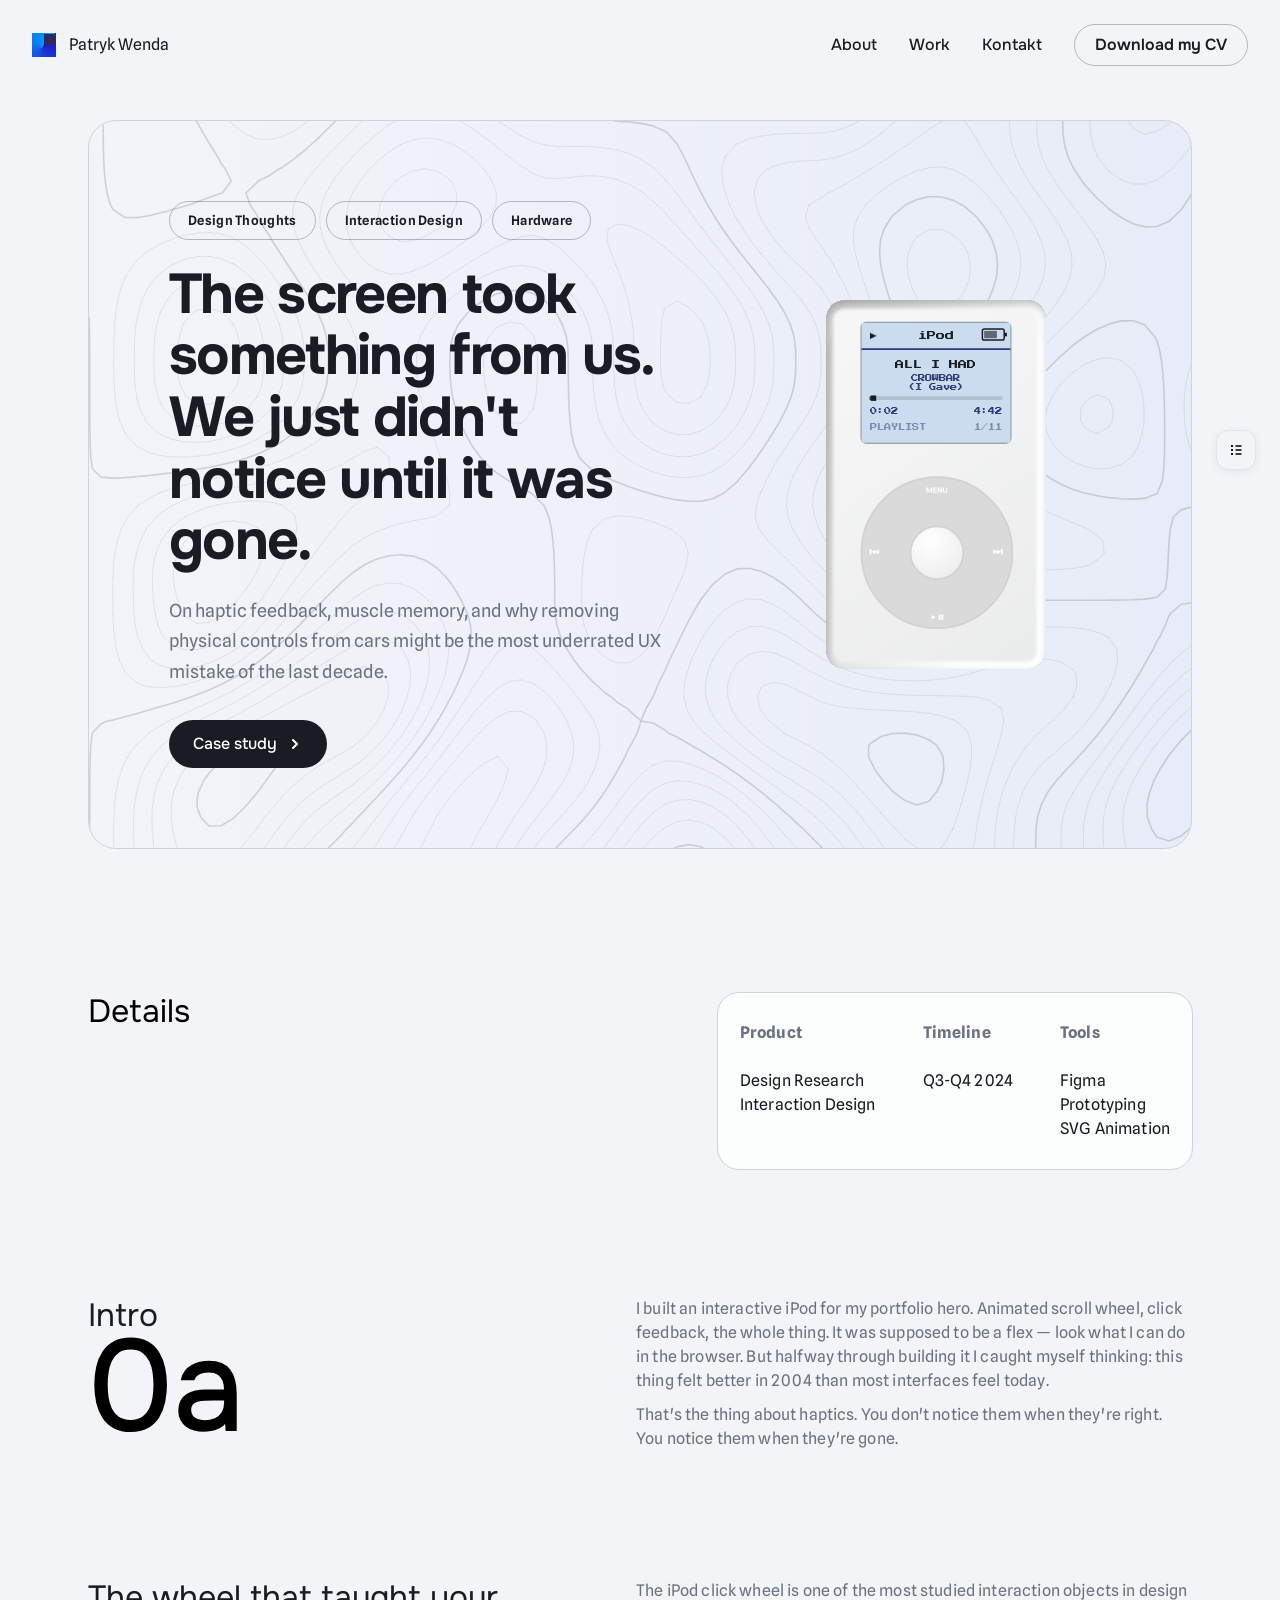
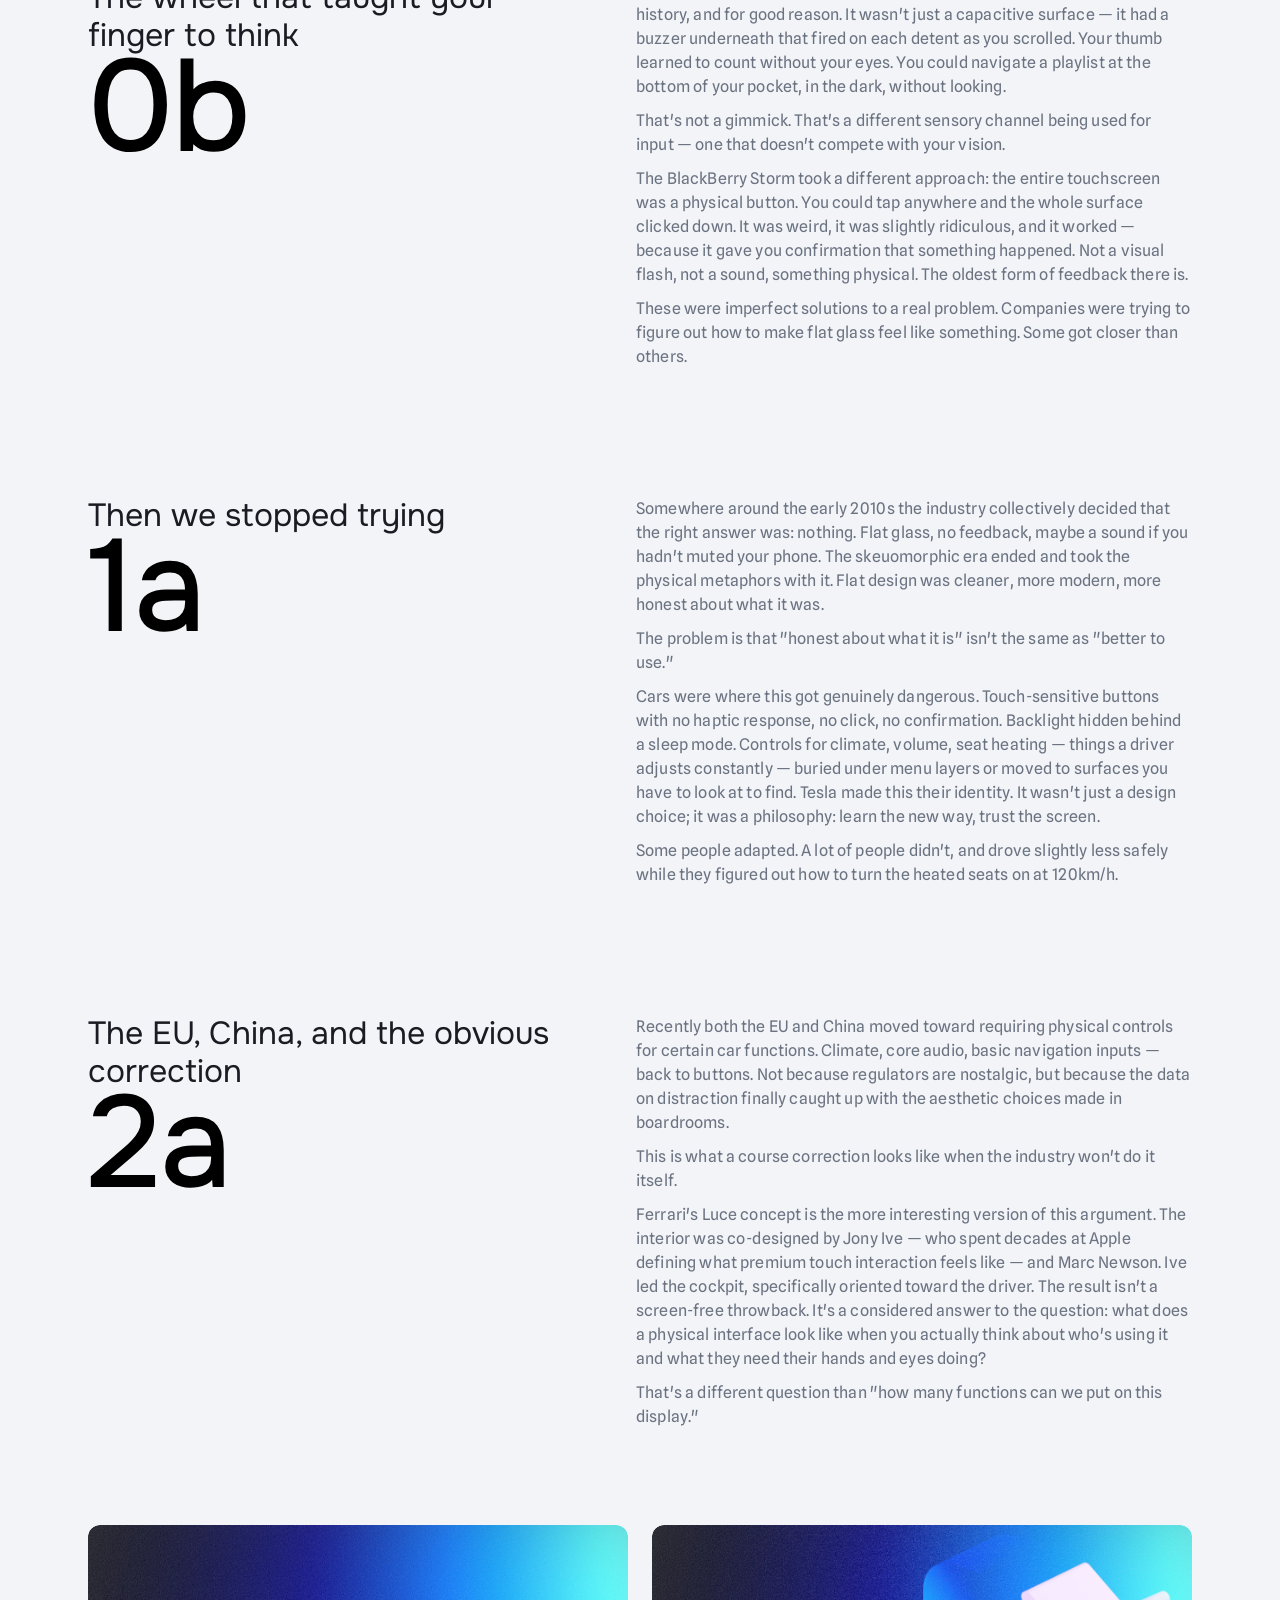
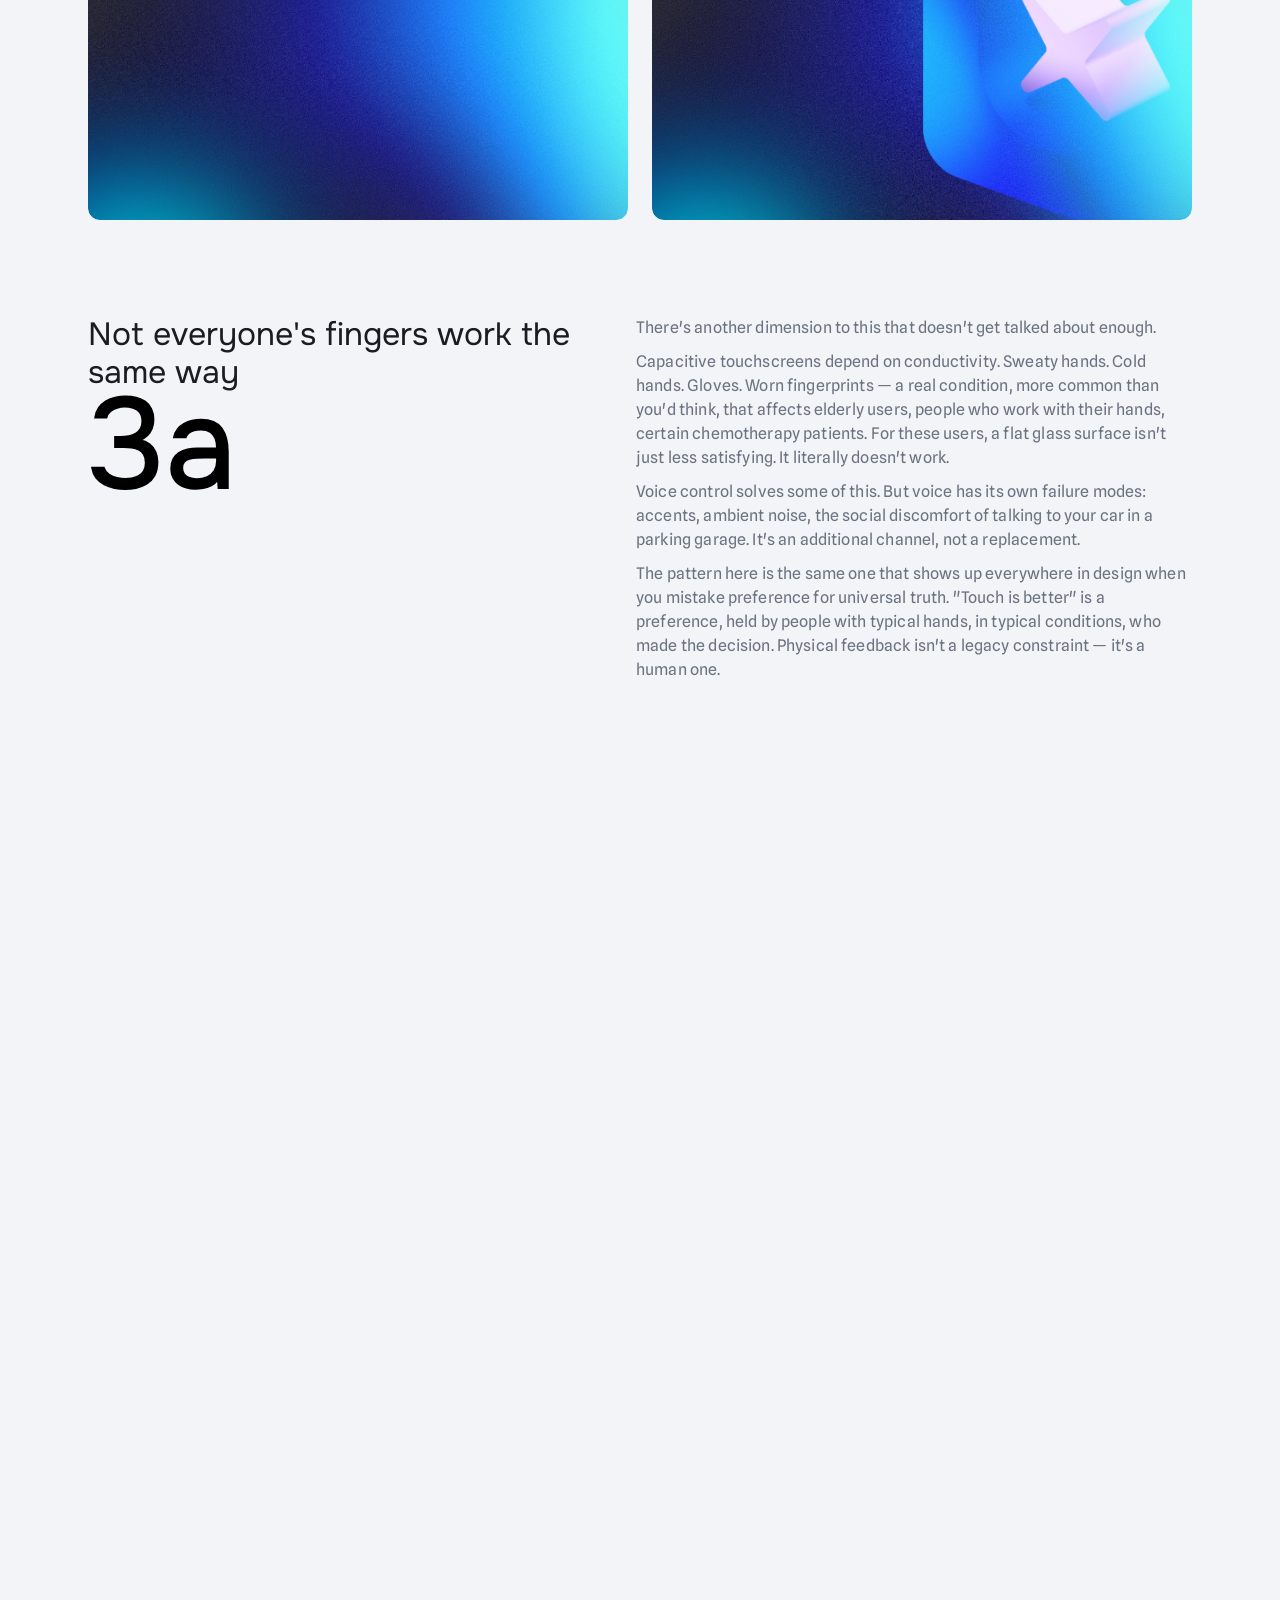
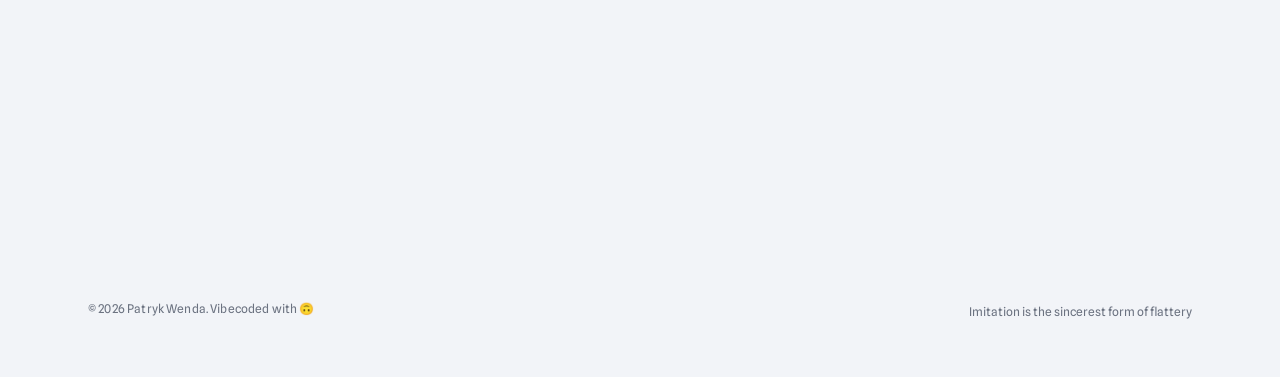
<file: case-study/haptics.html>
<!DOCTYPE html>
<html lang="en">
<head>
  <meta charset="UTF-8">
  <meta name="viewport" content="width=device-width, initial-scale=1.0">
  <title>Haptics — Patryk Wenda</title>
  <link rel="stylesheet" href="../css/case-study.css">
  <link rel="stylesheet" href="../css/home.css">
  <link rel="stylesheet" href="../css/haptics.css">
  <link rel="stylesheet" href="../css/animations.css">
  <link href="https://fonts.googleapis.com/css2?family=Press+Start+2P&display=swap" rel="stylesheet">
</head>
<body class="cs-page hp-page">

  <!-- Nav -->
  <nav class="cs-nav">
    <div class="container">
      <a href="../index.html" class="cs-nav__logo" data-color="#000000">
        <span class="cs-nav__logo-icon">
          <span class="gradient"></span>
          <span class="dot"></span>
        </span>
        Patryk Wenda
      </a>
      <button class="cs-nav__toggle" aria-label="Menu">
        <span></span>
        <span></span>
        <span></span>
      </button>
      <div class="cs-nav__links">
        <div class="cs-nav__links-inner">
          <a href="../index.html#about">About</a>
          <a href="../index.html#work">Work</a>
          <a href="../index.html#contact">Kontakt</a>
          <a href="https://framerusercontent.com/assets/TnGNlhYU6wVWDDhgpsmIg30DjM.pdf" target="_blank" class="cs-nav__cv">Download my CV</a>
        </div>
      </div>
    </div>
  </nav>

  <!-- Hero Bento -->
  <section class="hm-hero">
    <div class="container">
      <div class="hm-hero__bento hp-hero__bento" data-reveal>

        <!-- Animated topographic contour background (full card) -->
        <div class="hp-topo" aria-hidden="true">
          <canvas id="hpTopoCanvas"></canvas>
        </div>

        <div class="hm-hero__text">
          <div class="hm-hero__pills">
            <span class="hm-hero__pill">Design Thoughts</span>
            <span class="hm-hero__pill">Interaction Design</span>
            <span class="hm-hero__pill">Hardware</span>
          </div>
          <h1 class="hm-hero__title">
            The screen took something from us.<br>
            We just didn't notice until it was gone.
          </h1>
          <p class="hm-hero__desc">
            On haptic feedback, muscle memory, and why removing physical controls from cars might be the most underrated UX mistake of the last decade.
          </p>
          <div class="hm-hero__actions">
            <a href="#details" class="hm-btn hm-btn--primary">Case study <span class="btn__icon">
            <svg width="16" height="16" viewBox="0 0 16 16" fill="none">
              <path d="M6 4L10 8L6 12" stroke="currentColor" stroke-width="2" stroke-linecap="round" stroke-linejoin="round"/>
            </svg>
          </span></a>
          </div>
        </div>
        <div class="hm-hero__visual hp-hero__visual" id="hpPodContainer">

          <svg class="hp-ipod" viewBox="0 0 121 203" fill="none" xmlns="http://www.w3.org/2000/svg">
            <g filter="url(#filter0_i_3321_1720)">
            <rect width="121" height="203" rx="11" fill="url(#paint0_linear_3321_1720)"/>
            </g>
            <g filter="url(#filter1_f_3321_1720)">
            <rect x="4" y="5" width="112" height="194" rx="6" fill="url(#paint1_linear_3321_1720)"/>
            </g>
            <rect x="19.5" y="12.5" width="82" height="66" rx="2.5" fill="#CADCED" stroke="#838F99"/>

            <!-- Screen content -->
            <g id="hpScreenContent">
              <rect x="19.5" y="12.5" width="82" height="66" fill="#CADCED"/>

              <!-- Header -->
              <text id="hpPlayState" x="24" y="22" font-family="'Press Start 2P', monospace" font-size="4" fill="#1A1C23">▶</text>
              <text x="60.5" y="22" font-family="'Press Start 2P', monospace" font-size="5" fill="#1A1C23" text-anchor="middle">iPod</text>
              <!-- Battery icon -->
              <rect x="86" y="16" width="12" height="6" rx="1" fill="none" stroke="#1A1C23" stroke-width="0.8"/>
              <rect x="98" y="18" width="1.5" height="2" fill="#1A1C23"/>
              <rect x="87" y="17" width="7" height="4" fill="#1A1C23" opacity="0.6"/>

              <!-- 1px separator -->
              <line x1="19.5" y1="27" x2="101.5" y2="27" stroke="#343A77" stroke-width="1"/>

              <!-- Song title centered -->
              <text id="hpSongTitle" x="60.5" y="38" font-family="'Press Start 2P', monospace" font-size="5" fill="#1A1C23" text-anchor="middle">MASTER OF</text>
              <!-- Artist centered -->
              <text id="hpSongArtist2" x="60.5" y="45" font-family="'Press Start 2P', monospace" font-size="4" fill="#343A77" text-anchor="middle">METALLICA</text>
              <!-- Song line 2 -->
              <text id="hpSongLine2" x="60.5" y="50" font-family="'Press Start 2P', monospace" font-size="4" fill="#343A77" text-anchor="middle">PUPPETS</text>

              <!-- Progress bar track -->
              <rect x="24" y="53" width="73" height="2" fill="#B0C0D4"/>
              <!-- Progress bar fill -->
              <rect id="hpProgressFill" x="24" y="53" width="0" height="2" fill="#1A1C23"/>
              <!-- Progress indicator -->
              <rect id="hpProgressDot" x="24" y="52.5" width="3" height="3" fill="#1A1C23"/>

              <!-- Time elapsed -->
              <text id="hpTimeElapsed" x="24" y="63" font-family="'Press Start 2P', monospace" font-size="4" fill="#343A77">0:00</text>
              <!-- Time total -->
              <text id="hpTimeTotal" x="97" y="63" font-family="'Press Start 2P', monospace" font-size="4" fill="#343A77" text-anchor="end">0:00</text>

              <!-- Bottom info -->
              <text x="24" y="72" font-family="'Press Start 2P', monospace" font-size="4" fill="#343A77" opacity="0.5">PLAYLIST</text>
              <text id="hpPlaylistPos" x="97" y="72" font-family="'Press Start 2P', monospace" font-size="4" fill="#343A77" text-anchor="end" opacity="0.5">1/11</text>
            </g>

            <!-- Click Wheel -->
            <circle cx="61" cy="139" r="41.5" fill="#DADADA" stroke="#D2D2D2"/>
            <circle cx="61" cy="139" r="14.5" fill="url(#paint2_radial_3321_1720)" stroke="#D2D2D2"/>

            <!-- Menu label -->
            <path d="M55.2528 103.091H56.0114L56.8125 105.045H56.8466L57.6477 103.091H58.4062V106H57.8097V104.107H57.7855L57.0327 105.986H56.6264L55.8736 104.099H55.8494V106H55.2528V103.091ZM58.913 106V103.091H60.8732V103.598H59.5281V104.291H60.7724V104.798H59.5281V105.493H60.8789V106H58.913ZM63.7955 103.091V106H63.2642L61.9986 104.169H61.9773V106H61.3622V103.091H61.902L63.1577 104.92H63.1832V103.091H63.7955ZM66.1005 103.091H66.7156V104.98C66.7156 105.192 66.6649 105.378 66.5636 105.537C66.4632 105.696 66.3226 105.82 66.1417 105.909C65.9608 105.997 65.7501 106.041 65.5096 106.041C65.2681 106.041 65.0569 105.997 64.8761 105.909C64.6952 105.82 64.5546 105.696 64.4542 105.537C64.3538 105.378 64.3036 105.192 64.3036 104.98V103.091H64.9187V104.928C64.9187 105.038 64.9428 105.137 64.9911 105.223C65.0404 105.309 65.1095 105.377 65.1985 105.426C65.2875 105.475 65.3912 105.5 65.5096 105.5C65.6289 105.5 65.7326 105.475 65.8207 105.426C65.9097 105.377 65.9783 105.309 66.0266 105.223C66.0759 105.137 66.1005 105.038 66.1005 104.928V103.091Z" fill="white"/>

            <!-- Left arrow / prev -->
            <path id="hpBtnPrev" d="M25 140H24V137H25V140ZM29.25 139.799L27.25 138.644V139.799L25 138.5L27.25 137.201V138.355L29.25 137.201V139.799Z" fill="white"/>
            <!-- Right arrow / next -->
            <path id="hpBtnNext" d="M96.25 140H97.25V137H96.25V140ZM92 139.799L94 138.644V139.799L96.25 138.5L94 137.201V138.355L92 137.201V139.799Z" fill="white"/>
            <!-- Play/Pause button at bottom -->
            <path id="hpBtnPlay" d="M63.5 176H64.5V173H63.5V176ZM62 176H63V173H62V176ZM58 175.799L60.25 174.5L58 173.201V175.799Z" fill="white"/>

            <!-- Invisible click zones on wheel -->
            <rect class="hp-click-zone" data-action="prev" x="19" y="110" width="34" height="58" rx="8" fill="transparent" pointer-events="all" style="cursor:pointer"/>
            <rect class="hp-click-zone" data-action="next" x="68" y="110" width="34" height="58" rx="8" fill="transparent" pointer-events="all" style="cursor:pointer"/>
            <rect class="hp-click-zone" data-action="play" x="46" y="168" width="30" height="22" rx="6" fill="transparent" pointer-events="all" style="cursor:pointer"/>
            <circle class="hp-click-zone" data-action="play" cx="61" cy="139" r="14" fill="transparent" pointer-events="all" style="cursor:pointer"/>

            <defs>
            <filter id="filter0_i_3321_1720" x="0" y="0" width="122" height="205" filterUnits="userSpaceOnUse" color-interpolation-filters="sRGB">
            <feFlood flood-opacity="0" result="BackgroundImageFix"/>
            <feBlend mode="normal" in="SourceGraphic" in2="BackgroundImageFix" result="shape"/>
            <feColorMatrix in="SourceAlpha" type="matrix" values="0 0 0 0 0 0 0 0 0 0 0 0 0 0 0 0 0 0 127 0" result="hardAlpha"/>
            <feOffset dx="1" dy="2"/>
            <feGaussianBlur stdDeviation="2.25"/>
            <feComposite in2="hardAlpha" operator="arithmetic" k2="-1" k3="1"/>
            <feColorMatrix type="matrix" values="0 0 0 0 0 0 0 0 0 0 0 0 0 0 0 0 0 0 0.25 0"/>
            <feBlend mode="normal" in2="shape" result="effect1_innerShadow_3321_1720"/>
            </filter>
            <filter id="filter1_f_3321_1720" x="2.2" y="3.2" width="115.6" height="197.6" filterUnits="userSpaceOnUse" color-interpolation-filters="sRGB">
            <feFlood flood-opacity="0" result="BackgroundImageFix"/>
            <feBlend mode="normal" in="SourceGraphic" in2="BackgroundImageFix" result="shape"/>
            <feGaussianBlur stdDeviation="0.9" result="effect1_foregroundBlur_3321_1720"/>
            </filter>
            <linearGradient id="paint0_linear_3321_1720" x1="111.5" y1="60" x2="6.6286e-06" y2="29" gradientUnits="userSpaceOnUse">
            <stop stop-color="white"/>
            <stop offset="1" stop-color="#D4D4D4"/>
            <stop offset="1" stop-color="#DCDCDC"/>
            </linearGradient>
            <linearGradient id="paint1_linear_3321_1720" x1="4" y1="21.6324" x2="116" y2="182.368" gradientUnits="userSpaceOnUse">
            <stop stop-color="#F6F6F6"/>
            <stop offset="1" stop-color="#EBEDEC"/>
            </linearGradient>
            <radialGradient id="paint2_radial_3321_1720" cx="0" cy="0" r="1" gradientUnits="userSpaceOnUse" gradientTransform="translate(57.3793 132.793) rotate(80.3112) scale(21.5138)">
            <stop stop-color="white"/>
            <stop offset="1" stop-color="#EEEEEE"/>
            </radialGradient>
            </defs>
          </svg>

        </div>
      </div>
    </div>
  </section>

  <!-- Details -->
  <div class="container" id="details">
    <div class="cs-details" data-reveal>
      <div class="cs-details__title">Details</div>
      <div class="cs-details__card">
        <div class="cs-details__col">
          <div class="cs-details__col-label">Product</div>
          <div class="cs-details__col-value">Design Research&#10;Interaction Design</div>
        </div>
        <div class="cs-details__col">
          <div class="cs-details__col-label">Timeline</div>
          <div class="cs-details__col-value">Q3-Q4 2024</div>
        </div>
        <div class="cs-details__col">
          <div class="cs-details__col-label">Tools</div>
          <div class="cs-details__col-value">Figma&#10;Prototyping&#10;SVG Animation</div>
        </div>
      </div>
    </div>
  </div>

  <!-- 0a: Intro -->
  <div class="container">
    <div class="cs-section" data-reveal id="s-0a">
      <div class="cs-section__left">
        <h3>Intro</h3>
        <div class="cs-section__number">0a</div>
      </div>
      <div class="cs-section__right">
        <p>I built an interactive iPod for my portfolio hero. Animated scroll wheel, click feedback, the whole thing. It was supposed to be a flex — look what I can do in the browser. But halfway through building it I caught myself thinking: this thing felt better in 2004 than most interfaces feel today.</p>
        <p>That's the thing about haptics. You don't notice them when they're right. You notice them when they're gone.</p>
      </div>
    </div>
  </div>

  <!-- 0b: The wheel that taught your finger to think -->
  <div class="container">
    <div class="cs-section" data-reveal id="s-0b">
      <div class="cs-section__left">
        <h3>The wheel that taught your finger to think</h3>
        <div class="cs-section__number">0b</div>
      </div>
      <div class="cs-section__right">
        <p>The iPod click wheel is one of the most studied interaction objects in design history, and for good reason. It wasn't just a capacitive surface — it had a buzzer underneath that fired on each detent as you scrolled. Your thumb learned to count without your eyes. You could navigate a playlist at the bottom of your pocket, in the dark, without looking.</p>
        <p>That's not a gimmick. That's a different sensory channel being used for input — one that doesn't compete with your vision.</p>
        <p>The BlackBerry Storm took a different approach: the entire touchscreen was a physical button. You could tap anywhere and the whole surface clicked down. It was weird, it was slightly ridiculous, and it worked — because it gave you confirmation that something happened. Not a visual flash, not a sound, something physical. The oldest form of feedback there is.</p>
        <p>These were imperfect solutions to a real problem. Companies were trying to figure out how to make flat glass feel like something. Some got closer than others.</p>
      </div>
    </div>
  </div>

  <!-- 1a: Then we stopped trying -->
  <div class="container">
    <div class="cs-section" data-reveal id="s-1a">
      <div class="cs-section__left">
        <h3>Then we stopped trying</h3>
        <div class="cs-section__number">1a</div>
      </div>
      <div class="cs-section__right">
        <p>Somewhere around the early 2010s the industry collectively decided that the right answer was: nothing. Flat glass, no feedback, maybe a sound if you hadn't muted your phone. The skeuomorphic era ended and took the physical metaphors with it. Flat design was cleaner, more modern, more honest about what it was.</p>
        <p>The problem is that "honest about what it is" isn't the same as "better to use."</p>
        <p>Cars were where this got genuinely dangerous. Touch-sensitive buttons with no haptic response, no click, no confirmation. Backlight hidden behind a sleep mode. Controls for climate, volume, seat heating — things a driver adjusts constantly — buried under menu layers or moved to surfaces you have to look at to find. Tesla made this their identity. It wasn't just a design choice; it was a philosophy: learn the new way, trust the screen.</p>
        <p>Some people adapted. A lot of people didn't, and drove slightly less safely while they figured out how to turn the heated seats on at 120km/h.</p>
      </div>
    </div>
  </div>

  <!-- 2a: The EU, China, and the obvious correction -->
  <div class="container">
    <div class="cs-section" data-reveal id="s-2a">
      <div class="cs-section__left">
        <h3>The EU, China, and the obvious correction</h3>
        <div class="cs-section__number">2a</div>
      </div>
      <div class="cs-section__right">
        <p>Recently both the EU and China moved toward requiring physical controls for certain car functions. Climate, core audio, basic navigation inputs — back to buttons. Not because regulators are nostalgic, but because the data on distraction finally caught up with the aesthetic choices made in boardrooms.</p>
        <p>This is what a course correction looks like when the industry won't do it itself.</p>
        <p>Ferrari's Luce concept is the more interesting version of this argument. The interior was co-designed by Jony Ive — who spent decades at Apple defining what premium touch interaction feels like — and Marc Newson. Ive led the cockpit, specifically oriented toward the driver. The result isn't a screen-free throwback. It's a considered answer to the question: what does a physical interface look like when you actually think about who's using it and what they need their hands and eyes doing?</p>
        <p>That's a different question than "how many functions can we put on this display."</p>
      </div>
    </div>
  </div>

  <!-- Image row: placeholder for interface comparison -->
  <div class="container">
    <div class="cs-image-row-2" data-reveal>
      <div><img src="../Figma/placeholder_hero1.webp" alt="" style="width:100%;height:auto;display:block;border-radius:12px"></div>
      <div><img src="../Figma/placeholder_hero.webp" alt="" style="width:100%;height:auto;display:block;border-radius:12px"></div>
    </div>
  </div>

  <!-- 3a: Not everyone's fingers work the same way -->
  <div class="container">
    <div class="cs-section" data-reveal id="s-3a">
      <div class="cs-section__left">
        <h3>Not everyone's fingers work the same way</h3>
        <div class="cs-section__number">3a</div>
      </div>
      <div class="cs-section__right">
        <p>There's another dimension to this that doesn't get talked about enough.</p>
        <p>Capacitive touchscreens depend on conductivity. Sweaty hands. Cold hands. Gloves. Worn fingerprints — a real condition, more common than you'd think, that affects elderly users, people who work with their hands, certain chemotherapy patients. For these users, a flat glass surface isn't just less satisfying. It literally doesn't work.</p>
        <p>Voice control solves some of this. But voice has its own failure modes: accents, ambient noise, the social discomfort of talking to your car in a parking garage. It's an additional channel, not a replacement.</p>
        <p>The pattern here is the same one that shows up everywhere in design when you mistake preference for universal truth. "Touch is better" is a preference, held by people with typical hands, in typical conditions, who made the decision. Physical feedback isn't a legacy constraint — it's a human one.</p>
      </div>
    </div>
  </div>

  <!-- 4a: What this is actually about -->
  <div class="container">
    <div class="cs-section" data-reveal id="s-4a">
      <div class="cs-section__left">
        <h3>What this is actually about</h3>
        <div class="cs-section__number">4a</div>
      </div>
      <div class="cs-section__right">
        <p>Tesla's approach — remove the familiar, force the new behaviour — works when the new behaviour is genuinely better for everyone, and when people have the time and safety margin to learn it. In a phone, fine. In a moving vehicle, the calculus is different.</p>
        <p>The deeper issue is that we treat the removal of physical controls as progress by default. Less stuff, cleaner surface, more software-updatable. But the sense of touch is not a workaround for people who haven't learned to use screens properly. It's a primary input channel. Haptic feedback isn't decoration — it's the thing that lets your hands operate independently of your eyes.</p>
        <p>We knew this in 2004. The iPod wheel proved it. We forgot it for a decade because flat looked better in marketing photos.</p>
        <p>Some things that feel like regressions are actually just corrections.</p>
      </div>
    </div>
  </div>

  <!-- Contact -->
  <section class="hm-contact" id="contact" data-reveal>
    <div class="container">
      <div class="hm-contact__bento">
        <div class="hm-contact__left">
          <span class="hm-section__tag">__ Get in touch</span>
          <h2 class="hm-contact__title">Let's create something<br><span class="hm-hero__highlight">amazing together</span></h2>
          <p class="hm-contact__desc">Have a project in mind? I'm always open to discussing new opportunities, collaborations, or just to say hello.</p>
          <a href="mailto:wendapatryk91@gmail.com" class="hm-contact__email">wendapatryk91@gmail.com</a>
          <a href="https://www.linkedin.com/in/patrykwenda91/" target="_blank" class="hm-contact__linkedin">
            <svg width="20" height="20" viewBox="0 0 24 24" fill="none" stroke="currentColor" stroke-width="2"><path d="M16 8a6 6 0 016 6v7h-4v-7a2 2 0 00-2-2 2 2 0 00-2 2v7h-4v-7a6 6 0 016-6z"/><rect x="2" y="9" width="4" height="12"/><circle cx="4" cy="4" r="2"/></svg>
            Find me on LinkedIn
          </a>
        </div>
        <div class="hm-contact__right">
          <div class="hm-contact__graphic"></div>
        </div>
      </div>
    </div>
  </section>

  <!-- Footer -->
  <footer class="cs-footer">
    <div class="container">
      <span class="cs-footer__copy">© 2026 Patryk Wenda. Vibecoded with 🙃</span>
      <span class="cs-footer__quote">Imitation is the sincerest form of flattery</span>
    </div>
  </footer>

  <button class="back-to-top" id="backToTop" aria-label="Back to top">↑</button>

  <!-- Table of Contents -->
  <nav class="toc-widget" id="toc" aria-label="Section navigation">
    <button class="toc-widget__toggle" id="tocToggle" aria-label="Toggle section list">
      <svg width="16" height="16" viewBox="0 0 16 16" fill="none">
        <rect x="3" y="3" width="2" height="2" rx="0.5" fill="currentColor"/>
        <rect x="3" y="7" width="2" height="2" rx="0.5" fill="currentColor"/>
        <rect x="3" y="11" width="2" height="2" rx="0.5" fill="currentColor"/>
        <path d="M8 4H13" stroke="currentColor" stroke-width="1.4" stroke-linecap="round"/>
        <path d="M8 8H13" stroke="currentColor" stroke-width="1.4" stroke-linecap="round"/>
        <path d="M8 12H13" stroke="currentColor" stroke-width="1.4" stroke-linecap="round"/>
      </svg>
    </button>
    <div class="toc-widget__panel" id="tocPanel">
      <ul class="toc-widget__list" id="tocList"></ul>
    </div>
  </nav>

  <script>
  // Hamburger toggle
  (function() {
    var toggle = document.querySelector('.cs-nav__toggle');
    var nav = document.querySelector('.cs-nav');
    if (toggle && nav) {
      toggle.addEventListener('click', function() {
        nav.classList.toggle('cs-nav--open');
      });
      document.addEventListener('click', function(e) {
        if (nav.classList.contains('cs-nav--open') && !nav.contains(e.target)) {
          nav.classList.remove('cs-nav--open');
        }
      });
    }
  })();

  // Scroll reveal
  var revealObserver = new IntersectionObserver(function(entries) {
    entries.forEach(function(entry) {
      if (entry.isIntersecting) {
        entry.target.classList.add('revealed');
        revealObserver.unobserve(entry.target);
      }
    });
  }, { threshold: 0.12, rootMargin: '0px 0px -40px 0px' });
  document.querySelectorAll('[data-reveal]').forEach(function(el) {
    revealObserver.observe(el);
  });

  // Sticky nav
  var nav = document.querySelector('.cs-nav');
  window.addEventListener('scroll', function() {
    if (window.scrollY > 80) {
      nav.classList.add('cs-nav--sticky');
    } else {
      nav.classList.remove('cs-nav--sticky');
    }
  });

  // Page transition on nav links
  document.querySelectorAll('.cs-nav__logo, .cs-nav__links a').forEach(function(link) {
    link.addEventListener('click', function(e) {
      var href = this.getAttribute('href');
      if (!href || href === '#') return;
      var isExternal = href.startsWith('http');
      if (isExternal) return;
      e.preventDefault();
      var color = this.getAttribute('data-color') || '#ffffff';
      var overlay = document.getElementById('page-transition') || (function() {
        var el = document.createElement('div');
        el.id = 'page-transition';
        el.style.cssText = 'position:fixed;inset:0;z-index:9999;pointer-events:none;clip-path:circle(0% at var(--tx,50%) var(--ty,50%));transition:clip-path 0.6s cubic-bezier(0.65, 0.05, 0, 1)';
        document.body.appendChild(el);
        return el;
      })();
      var rect = this.getBoundingClientRect();
      var cx = rect.left + rect.width / 2;
      var cy = rect.top + rect.height / 2;
      overlay.style.background = color;
      overlay.style.setProperty('--tx', cx + 'px');
      overlay.style.setProperty('--ty', cy + 'px');
      overlay.style.clipPath = 'circle(141% at ' + cx + 'px ' + cy + 'px)';
      setTimeout(function() { window.location.href = href; }, 600);
    });
  });

  // Nav border progress + back to top
  var backBtn = document.getElementById('backToTop');
  var navProgress = document.createElement('div');
  navProgress.className = 'cs-nav__progress';
  nav.appendChild(navProgress);
  window.addEventListener('scroll', function() {
    var scrollTop = window.scrollY;
    var docHeight = document.documentElement.scrollHeight - window.innerHeight;
    var progress = docHeight > 0 ? scrollTop / docHeight : 0;
    nav.style.setProperty('--progress', progress);
    if (backBtn) {
      backBtn.classList.toggle('visible', scrollTop > 300);
      backBtn.classList.toggle('at-bottom', progress > 0.98);
    }
  });
  if (backBtn) {
    backBtn.addEventListener('click', function() {
      window.scrollTo({ top: 0, behavior: 'smooth' });
    });
  }

  // ─── iPod Interactive ───
  var progressFill = document.getElementById('hpProgressFill');
  var progressDot = document.getElementById('hpProgressDot');
  var screenContent = document.getElementById('hpScreenContent');
  var hpSongTitle = document.getElementById('hpSongTitle');
  var hpSongArtist2 = document.getElementById('hpSongArtist2');
  var hpSongLine2 = document.getElementById('hpSongLine2');
  var hpTimeElapsed = document.getElementById('hpTimeElapsed');
  var hpTimeTotal = document.getElementById('hpTimeTotal');
  var hpPlayState = document.getElementById('hpPlayState');
  var isPlaying = true;
  var progressPx = 0;
  var totalDuration = 0;
  var animId = null;
  var lastTime = null;
  var TRACK_LEN = 70;
  var TRACK_X = 24;

  function pad2(n) { return n < 10 ? '0' + n : String(n); }

  function formatTime(seconds) {
    var m = Math.floor(seconds / 60);
    var s = Math.floor(seconds % 60);
    return m + ':' + pad2(s);
  }

  function animProgress(timestamp) {
    if (lastTime === null) lastTime = timestamp;
    var dt = timestamp - lastTime;
    if (totalDuration > 0) {
      var elapsed = (progressPx / TRACK_LEN) * totalDuration + (dt / 1000);
      var newPx = Math.min(progressPx + (dt / (totalDuration * 1000)) * TRACK_LEN, TRACK_LEN);
      progressFill.setAttribute('width', String(newPx));
      progressDot.setAttribute('x', String(TRACK_X + newPx));
      hpTimeElapsed.textContent = formatTime(Math.min(elapsed, totalDuration));
      progressPx = newPx;
      if (progressPx >= TRACK_LEN) {
    hpPlayState.textContent = '▶';
    progressPx = 0;
        lastTime = null;
        currentSong = (currentSong + 1) % songs.length;
        updateSongDisplay();
        if (isPlaying) animId = requestAnimationFrame(animProgress);
        return;
      }
    }
    lastTime = timestamp;
    if (isPlaying) animId = requestAnimationFrame(animProgress);
  }

  function truncate(str, max) {
    if (str.length <= max) return str;
    return str.slice(0, max - 2) + '..';
  }

  function updateSongDisplay() {
    var song = songs[currentSong];
    // Split title into two lines if needed
    var parts = song.title.split(' (');
    var title = parts[0].toUpperCase();
    var subtitle = parts.length > 1 ? '(' + parts[1] : '';
    // Truncate for screen space (~13 chars for title, ~18 for rest)
    hpSongTitle.textContent = truncate(title, 13);
    hpSongArtist2.textContent = truncate(song.artist.toUpperCase(), 18);
    if (subtitle) {
      hpSongLine2.textContent = truncate(subtitle, 18);
      hpSongLine2.setAttribute('opacity', '1');
    } else {
      hpSongLine2.textContent = '';
      hpSongLine2.setAttribute('opacity', '0');
    }
    hpTimeTotal.textContent = song.duration;
    // Track position in playlist
    document.getElementById('hpPlaylistPos').textContent = (currentSong + 1) + '/' + songs.length;
    // Parse duration for progress
    var durParts = song.duration.split(':');
    totalDuration = parseInt(durParts[0]) * 60 + parseInt(durParts[1]);
    progressPx = 0;
    progressFill.setAttribute('width', '0');
    progressDot.setAttribute('x', String(TRACK_X));
    hpTimeElapsed.textContent = '0:00';
    lastTime = null;
    // Flash
    screenContent.style.transition = 'opacity 0.12s';
    screenContent.style.opacity = '0.25';
    setTimeout(function() { screenContent.style.opacity = '1'; }, 120);
  }

  function startProgress() {
    if (animId) cancelAnimationFrame(animId);
    updateSongDisplay();
    if (isPlaying) animId = requestAnimationFrame(animProgress);
  }

  // Click zones
  document.querySelectorAll('.hp-click-zone').forEach(function(zone) {
    zone.addEventListener('click', function(e) {
      var action = this.getAttribute('data-action');
      if (action === 'play') {
        isPlaying = !isPlaying;
        hpPlayState.textContent = isPlaying ? '▶' : '⏸';
        if (isPlaying) {
          lastTime = null;
          animId = requestAnimationFrame(animProgress);
        } else {
          if (animId) cancelAnimationFrame(animId);
        }
      } else if (action === 'next') {
        currentSong = (currentSong + 1) % songs.length;
        if (animId) cancelAnimationFrame(animId);
        updateSongDisplay();
        if (isPlaying) animId = requestAnimationFrame(animProgress);
      } else if (action === 'prev') {
        currentSong = (currentSong - 1 + songs.length) % songs.length;
        if (animId) cancelAnimationFrame(animId);
        updateSongDisplay();
        if (isPlaying) animId = requestAnimationFrame(animProgress);
      }
      if (navigator.vibrate) navigator.vibrate(12);
    });
  });

  // Song data
  var songs = [
    { title: 'All I Had (I Gave)', artist: 'Crowbar', duration: '4:42' },
    { title: 'Walk', artist: 'Pantera', duration: '5:15' },
    { title: 'Planets Collide', artist: 'Crowbar', duration: '4:08' },
    { title: 'The Trooper', artist: 'Iron Maiden', duration: '4:11' },
    { title: 'Ace of Spades', artist: 'Motörhead', duration: '2:46' },
    { title: 'Existence Is Punishment', artist: 'Crowbar', duration: '5:00' },
    { title: 'Holy Diver', artist: 'Dio', duration: '5:50' },
    { title: 'Raining Blood', artist: 'Slayer', duration: '4:17' },
    { title: 'Du Hast', artist: 'Rammstein', duration: '3:55' },
    { title: 'The Cemetery Angels', artist: 'Crowbar', duration: '4:40' },
    { title: 'Cowboys From Hell', artist: 'Pantera', duration: '4:06' }
  ];
  var currentSong = 0;

  // Auto-start
  startProgress();

  // Floating Table of Contents
  (function() {
    var tocList = document.getElementById('tocList');
    var tocToggle = document.getElementById('tocToggle');
    var tocPanel = document.getElementById('tocPanel');
    var sections = document.querySelectorAll('.cs-section[id^="s-"]');
    var tocItems = [];
    var activeIndex = -1;

    if (!tocList || !sections.length) return;

    sections.forEach(function(sec, i) {
      var numEl = sec.querySelector('.cs-section__number');
      var titleEl = sec.querySelector('h3');
      if (!numEl || !titleEl) return;
      var num = numEl.textContent.trim();
      var label = titleEl.textContent.trim();
      var li = document.createElement('li');
      li.className = 'toc-widget__item';
      li.setAttribute('data-index', i);
      li.innerHTML = '<span class="toc-widget__item-num">' + num + '</span><span class="toc-widget__item-label">' + label + '</span>';
      li.addEventListener('click', function() {
        sec.scrollIntoView({ behavior: 'smooth', block: 'start' });
        tocPanel.classList.remove('is-open');
        tocToggle.classList.remove('is-open');
      });
      tocList.appendChild(li);
      tocItems.push({ el: li, sec: sec, num: num, label: label });
    });

    var tocObserver = new IntersectionObserver(function(entries) {
      var best = -1;
      entries.forEach(function(entry) {
        if (entry.isIntersecting) {
          var idx = parseInt(entry.target.getAttribute('data-toc-idx'));
          if (idx > best) best = idx;
        }
      });
      if (best >= 0 && best !== activeIndex) {
        activeIndex = best;
        tocItems.forEach(function(item, i) {
          item.el.classList.toggle('is-active', i === best);
        });
        tocToggle.innerHTML = '<svg width="16" height="16" viewBox="0 0 16 16" fill="none"><rect x="3" y="3" width="2" height="2" rx="0.5" fill="currentColor"/><rect x="3" y="7" width="2" height="2" rx="0.5" fill="currentColor"/><rect x="3" y="11" width="2" height="2" rx="0.5" fill="currentColor"/><path d="M8 4H13" stroke="currentColor" stroke-width="1.4" stroke-linecap="round"/><path d="M8 8H13" stroke="currentColor" stroke-width="1.4" stroke-linecap="round"/><path d="M8 12H13" stroke="currentColor" stroke-width="1.4" stroke-linecap="round"/></svg>';
      }
    }, { threshold: 0.3, rootMargin: '0px 0px -20% 0px' });

    sections.forEach(function(sec, i) {
      sec.setAttribute('data-toc-idx', i);
      tocObserver.observe(sec);
    });

    tocToggle.addEventListener('click', function() {
      var isOpen = tocPanel.classList.toggle('is-open');
      tocToggle.classList.toggle('is-open');
    });

    document.addEventListener('click', function(e) {
      if (!tocPanel.contains(e.target) && e.target !== tocToggle && !tocToggle.contains(e.target)) {
        tocPanel.classList.remove('is-open');
        tocToggle.classList.remove('is-open');
      }
    });
  })();

  // ─── Topographic contours ───
  (function() {
    var canvas = document.getElementById('hpTopoCanvas');
    if (!canvas) return;
    var ctx = canvas.getContext('2d');

    var SEED = 42;
    var SCALE = 240;       // noise scale in CSS px (bigger = wider hills)
    var CELL = 12;         // marching squares cell size in CSS px
    var NUM_LEVELS = 12;
    var TIME_STEP = 0.0015;
    var STROKE = '26, 28, 35'; // #1A1C23

    // Perlin noise (same as topo-generator.html, extended to 3D for time morph)
    var perm = new Uint8Array(512);
    var grad3 = [[1,1,0],[-1,1,0],[1,-1,0],[-1,-1,0],
                 [1,0,1],[-1,0,1],[1,0,-1],[-1,0,-1],
                 [0,1,1],[0,-1,1],[0,1,-1],[0,-1,-1]];

    function seedNoise(s) {
      var p = new Uint8Array(256);
      for (var i = 0; i < 256; i++) p[i] = i;
      for (var i = 255; i > 0; i--) {
        var j = Math.floor((s = (s * 16807 + 0) % 2147483647) / 2147483647 * (i + 1));
        var t = p[i]; p[i] = p[j]; p[j] = t;
      }
      for (var i = 0; i < 512; i++) perm[i] = p[i & 255];
    }

    function fade(t) { return t * t * t * (t * (t * 6 - 15) + 10); }
    function lerp(a, b, t) { return a + t * (b - a); }
    function dot3(g, x, y, z) { return g[0]*x + g[1]*y + g[2]*z; }

    function noise3D(x, y, z) {
      var X = Math.floor(x) & 255, Y = Math.floor(y) & 255, Z = Math.floor(z) & 255;
      var xf = x - Math.floor(x), yf = y - Math.floor(y), zf = z - Math.floor(z);
      var u = fade(xf), v = fade(yf), w = fade(zf);
      var A = perm[X] + Y, AA = perm[A] + Z, AB = perm[A + 1] + Z;
      var B = perm[X + 1] + Y, BA = perm[B] + Z, BB = perm[B + 1] + Z;
      return lerp(
        lerp(
          lerp(dot3(grad3[perm[AA] % 12], xf, yf, zf), dot3(grad3[perm[BA] % 12], xf - 1, yf, zf), u),
          lerp(dot3(grad3[perm[AB] % 12], xf, yf - 1, zf), dot3(grad3[perm[BB] % 12], xf - 1, yf - 1, zf), u),
          v
        ),
        lerp(
          lerp(dot3(grad3[perm[AA + 1] % 12], xf, yf, zf - 1), dot3(grad3[perm[BA + 1] % 12], xf - 1, yf, zf - 1), u),
          lerp(dot3(grad3[perm[AB + 1] % 12], xf, yf - 1, zf - 1), dot3(grad3[perm[BB + 1] % 12], xf - 1, yf - 1, zf - 1), u),
          v
        ),
        w
      );
    }

    // Marching squares (as in topo-generator.html, with corrected edge-crossing tests)
    function marchSquares(grid, w, h, level) {
      var segments = [];
      for (var y = 0; y < h - 1; y++) {
        for (var x = 0; x < w - 1; x++) {
          var tl = grid[y][x] >= level ? 1 : 0;
          var tr = grid[y][x+1] >= level ? 1 : 0;
          var br = grid[y+1][x+1] >= level ? 1 : 0;
          var bl = grid[y+1][x] >= level ? 1 : 0;
          var code = tl | (tr << 1) | (br << 2) | (bl << 3);
          if (code === 0 || code === 15) continue;
          // Edge intersections
          var ix = function(ax, ay, bx, by) {
            var va = grid[ay][ax] - level, vb = grid[by][bx] - level;
            var t = va / (va - vb);
            return [ax + (bx - ax) * t, ay + (by - ay) * t];
          };
          var pts = [];
          if (tl !== tr) pts.push(ix(x, y, x+1, y));         // top edge
          if (tr !== br) pts.push(ix(x+1, y, x+1, y+1));     // right edge
          if (br !== bl) pts.push(ix(x+1, y+1, x, y+1));     // bottom edge
          if (bl !== tl) pts.push(ix(x, y+1, x, y));         // left edge
          if (pts.length >= 2) segments.push([pts[0], pts[1]]);
          if (pts.length === 4) segments.push([pts[2], pts[3]]); // saddle case
        }
      }
      return segments;
    }

    seedNoise(SEED);

    var dpr = 1;
    var cell = CELL;
    var gw = 0, gh = 0;
    var grid = [];
    var time = 0;
    var rafId = null;
    var inView = true;
    var reducedMotion = window.matchMedia('(prefers-reduced-motion: reduce)').matches;

    function resize() {
      var rect = canvas.parentElement.getBoundingClientRect();
      if (!rect.width || !rect.height) return;
      dpr = Math.min(window.devicePixelRatio || 1, 1.5);
      canvas.width = Math.round(rect.width * dpr);
      canvas.height = Math.round(rect.height * dpr);
      cell = CELL * dpr;
      gw = Math.ceil(canvas.width / cell) + 2;
      gh = Math.ceil(canvas.height / cell) + 2;
      grid = [];
      for (var y = 0; y < gh; y++) grid[y] = new Float32Array(gw);
    }

    function draw() {
      if (!gw || !gh) return;
      var noiseScale = SCALE * dpr / cell;
      var minV = Infinity, maxV = -Infinity;
      for (var y = 0; y < gh; y++) {
        for (var x = 0; x < gw; x++) {
          var val = noise3D(x / noiseScale, y / noiseScale, time);
          grid[y][x] = val;
          if (val < minV) minV = val;
          if (val > maxV) maxV = val;
        }
      }

      ctx.clearRect(0, 0, canvas.width, canvas.height);
      ctx.lineCap = 'round';
      ctx.lineJoin = 'round';

      for (var i = 0; i < NUM_LEVELS; i++) {
        var level = minV + (maxV - minV) * ((i + 0.5) / NUM_LEVELS);
        var segs = marchSquares(grid, gw, gh, level);
        var isMajor = i % 5 === 0;
        ctx.strokeStyle = 'rgba(' + STROKE + ', ' + (isMajor ? 0.16 : 0.08) + ')';
        ctx.lineWidth = (isMajor ? 1.6 : 1) * dpr;
        ctx.beginPath();
        for (var s = 0; s < segs.length; s++) {
          ctx.moveTo(segs[s][0][0] * cell, segs[s][0][1] * cell);
          ctx.lineTo(segs[s][1][0] * cell, segs[s][1][1] * cell);
        }
        ctx.stroke();
      }
    }

    function tick() {
      time += TIME_STEP;
      draw();
      rafId = requestAnimationFrame(tick);
    }

    function start() {
      if (rafId === null && !reducedMotion) rafId = requestAnimationFrame(tick);
    }

    function stop() {
      if (rafId !== null) {
        cancelAnimationFrame(rafId);
        rafId = null;
      }
    }

    resize();
    draw();

    window.addEventListener('resize', function() {
      resize();
      if (reducedMotion || !inView) draw();
    });

    var topoObserver = new IntersectionObserver(function(entries) {
      entries.forEach(function(entry) {
        inView = entry.isIntersecting;
        if (inView) start();
        else stop();
      });
    }, { threshold: 0 });
    topoObserver.observe(canvas.parentElement);
  })();
  </script>

</body>
</html>
</file>
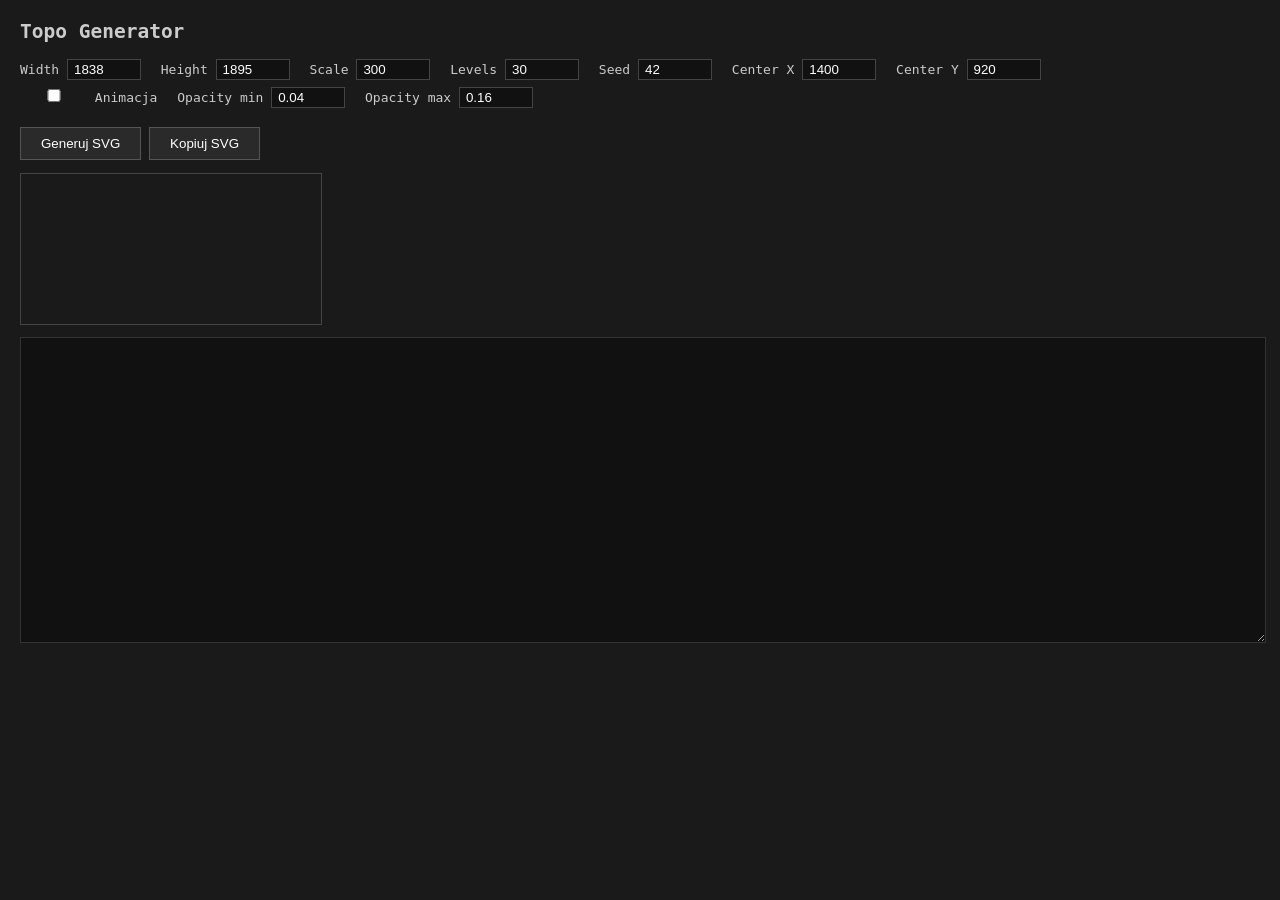
<file: case-study/topo-generator.html>
<!DOCTYPE html>
<html>
<head>
<meta charset="UTF-8">
<title>Topo Generator</title>
<style>
body { background: #1a1a1a; color: #ccc; font-family: monospace; margin: 20px; }
canvas { border: 1px solid #444; display: block; margin-bottom: 12px; }
textarea { width: 100%; height: 300px; background: #111; color: #8f8; border: 1px solid #333; font-size: 11px; font-family: monospace; white-space: pre; }
button { padding: 8px 20px; cursor: pointer; background: #2a2a2a; color: #fff; border: 1px solid #555; }
label { display: inline-block; margin: 0 12px 6px 0; }
input { width: 60px; background: #111; color: #fff; border: 1px solid #444; padding: 2px 6px; }
</style>
</head>
<body>
<h2>Topo Generator</h2>
<div>
  <label>Width <input id="w" type="number" value="1838"></label>
  <label>Height <input id="h" type="number" value="1895"></label>
  <label>Scale <input id="scale" type="number" value="300"></label>
  <label>Levels <input id="levels" type="number" value="30"></label>
  <label>Seed <input id="seed" type="number" value="42"></label>
  <label>Center X <input id="cx" type="number" value="1400"></label>
  <label>Center Y <input id="cy" type="number" value="920"></label>
</div>
<div>
  <label><input id="animate" type="checkbox"> Animacja</label>
  <label>Opacity min <input id="omin" type="number" step="0.01" value="0.04"></label>
  <label>Opacity max <input id="omax" type="number" step="0.01" value="0.16"></label>
</div>
<p><button onclick="generate()">Generuj SVG</button> <button onclick="copySVG()">Kopiuj SVG</button></p>
<canvas id="c"></canvas>
<textarea id="out" readonly></textarea>

<script>
// ─── Perlin Noise (standard implementation) ───
var perm = new Uint8Array(512);
var grad3 = [[1,1,0],[-1,1,0],[1,-1,0],[-1,-1,0],
             [1,0,1],[-1,0,1],[1,0,-1],[-1,0,-1],
             [0,1,1],[0,-1,1],[0,1,-1],[0,-1,-1]];

function seedNoise(s) {
  var p = new Uint8Array(256);
  for (var i = 0; i < 256; i++) p[i] = i;
  for (var i = 255; i > 0; i--) {
    var j = Math.floor((s = (s * 16807 + 0) % 2147483647) / 2147483647 * (i + 1));
    var t = p[i]; p[i] = p[j]; p[j] = t;
  }
  for (var i = 0; i < 512; i++) perm[i] = p[i & 255];
}

function fade(t) { return t * t * t * (t * (t * 6 - 15) + 10); }
function lerp(a, b, t) { return a + t * (b - a); }
function dot3(g, x, y) { return g[0]*x + g[1]*y; }

function noise2D(x, y) {
  var X = Math.floor(x) & 255, Y = Math.floor(y) & 255;
  var xf = x - Math.floor(x), yf = y - Math.floor(y);
  var u = fade(xf), v = fade(yf);
  var aa = perm[perm[X] + Y], ab = perm[perm[X] + Y + 1];
  var ba = perm[perm[X + 1] + Y], bb = perm[perm[X + 1] + Y + 1];
  return lerp(
    lerp(dot3(grad3[aa % 12], xf, yf), dot3(grad3[ba % 12], xf - 1, yf), u),
    lerp(dot3(grad3[ab % 12], xf, yf - 1), dot3(grad3[bb % 12], xf - 1, yf - 1), u),
    v
  );
}

// ─── Marching Squares ───
function marchSquares(grid, w, h, level) {
  var segments = [];
  for (var y = 0; y < h - 1; y++) {
    for (var x = 0; x < w - 1; x++) {
      var tl = grid[y][x] >= level ? 1 : 0;
      var tr = grid[y][x+1] >= level ? 1 : 0;
      var br = grid[y+1][x+1] >= level ? 1 : 0;
      var bl = grid[y+1][x] >= level ? 1 : 0;
      var code = tl | (tr << 1) | (br << 2) | (bl << 3);
      if (code === 0 || code === 15) continue;
      // Edge intersections
      var ix = function(a, b, ax, ay, bx, by) {
        var va = grid[ay][ax] - level, vb = grid[by][bx] - level;
        var t = va / (va - vb);
        return [ax + (bx - ax) * t, ay + (by - ay) * t];
      };
      var pts = [];
      // top edge
      if ((code ^ (code >> 1)) & 1) pts.push(ix(x, x+1, x, y, x+1, y));
      // right edge
      if ((code ^ (code >> 2)) & 2) pts.push(ix(y, y+1, x+1, y, x+1, y+1));
      // bottom edge
      if ((code ^ (code >> 3)) & 4) pts.push(ix(x+1, x, x+1, y+1, x, y+1));
      // left edge
      if ((code ^ (code >> 0)) & 8) pts.push(ix(y+1, y, x, y+1, x, y));
      if (pts.length >= 2) segments.push([pts[0], pts[1]]);
    }
  }
  return segments;
}

// Connect segments into polylines
function connectSegments(segs) {
  if (!segs.length) return [];
  var lines = [];
  var used = new Array(segs.length).fill(false);
  for (var i = 0; i < segs.length; i++) {
    if (used[i]) continue;
    var poly = [segs[i][0], segs[i][1]];
    used[i] = true;
    var changed = true;
    while (changed) {
      changed = false;
      for (var j = 0; j < segs.length; j++) {
        if (used[j]) continue;
        var first = poly[0], last = poly[poly.length - 1];
        var sa = segs[j][0], sb = segs[j][1];
        var d1 = Math.hypot(last[0] - sa[0], last[1] - sa[1]);
        var d2 = Math.hypot(last[0] - sb[0], last[1] - sb[1]);
        var d3 = Math.hypot(first[0] - sa[0], first[1] - sa[1]);
        var d4 = Math.hypot(first[0] - sb[0], first[1] - sb[1]);
        var thresh = 2;
        if (d1 < thresh) { poly.push(sb); used[j] = true; changed = true; }
        else if (d2 < thresh) { poly.push(sa); used[j] = true; changed = true; }
        else if (d3 < thresh) { poly.unshift(sb); used[j] = true; changed = true; }
        else if (d4 < thresh) { poly.unshift(sa); used[j] = true; changed = true; }
      }
    }
    lines.push(poly);
  }
  return lines;
}

function polyToPath(poly) {
  if (poly.length < 2) return '';
  var parts = ['M ' + poly[0][0].toFixed(1) + ' ' + poly[0][1].toFixed(1)];
  for (var i = 1; i < poly.length; i++) {
    parts.push('L ' + poly[i][0].toFixed(1) + ' ' + poly[i][1].toFixed(1));
  }
  return parts.join(' ');
}

// ─── Generate ───
function generate() {
  var W = +document.getElementById('w').value;
  var H = +document.getElementById('h').value;
  var SCALE = +document.getElementById('scale').value;
  var NUM_LEVELS = +document.getElementById('levels').value;
  var SEED = +document.getElementById('seed').value;
  var CX = +document.getElementById('cx').value;
  var CY = +document.getElementById('cy').value;
  var ANIM = document.getElementById('animate').checked;
  var OMIN = +document.getElementById('omin').value;
  var OMAX = +document.getElementById('omax').value;

  seedNoise(SEED);

  // Generate noise grid
  var step = 4;
  var gw = Math.ceil(W / step), gh = Math.ceil(H / step);
  var grid = [];
  for (var y = 0; y < gh; y++) {
    grid[y] = [];
    for (var x = 0; x < gw; x++) {
      var nx = x * step / SCALE, ny = y * step / SCALE;
      var val = noise2D(nx, ny);
      grid[y][x] = val;
    }
  }

  // Draw preview
  var canvas = document.getElementById('c');
  canvas.width = gw;
  canvas.height = gh;
  var ctx = canvas.getContext('2d');
  var img = ctx.createImageData(gw, gh);
  for (var y = 0; y < gh; y++) {
    for (var x = 0; x < gw; x++) {
      var v = (grid[y][x] + 1) / 2 * 255;
      var i = (y * gw + x) * 4;
      img.data[i] = v; img.data[i+1] = v; img.data[i+2] = v; img.data[i+3] = 255;
    }
  }
  ctx.putImageData(img, 0, 0);

  // Extract contours
  var minV = Infinity, maxV = -Infinity;
  for (var y = 0; y < gh; y++)
    for (var x = 0; x < gw; x++) {
      if (grid[y][x] < minV) minV = grid[y][x];
      if (grid[y][x] > maxV) maxV = grid[y][x];
    }

  var bgRect = '<rect width="' + W + '" height="' + H + '" fill="#EEF0F5"/>';
  var paths = [];

  for (var i = 0; i < NUM_LEVELS; i++) {
    var level = minV + (maxV - minV) * ((i + 0.5) / NUM_LEVELS);
    var segs = marchSquares(grid, gw, gh, level);
    var lines = connectSegments(segs);

    var isMajor = (i % 5 === 0) || (i === 0) || (i === NUM_LEVELS - 1);
    var sw = isMajor ? 1.5 : 0.7;
    // Scale segments back to original coordinates
    for (var li = 0; li < lines.length; li++) {
      var poly = lines[li];
      if (poly.length < 3) continue;
      var scaled = poly.map(function(p) { return [p[0] * step, p[1] * step]; });
      // Simplify: skip points that are too close
      var simplified = [scaled[0]];
      for (var k = 1; k < scaled.length; k++) {
        var dx = scaled[k][0] - simplified[simplified.length-1][0];
        var dy = scaled[k][1] - simplified[simplified.length-1][1];
        if (Math.hypot(dx, dy) > 1.5) simplified.push(scaled[k]);
      }
      if (simplified.length < 3) continue;

      var d = polyToPath(simplified);
      if (ANIM) {
        var delay = ((i / NUM_LEVELS) * 8).toFixed(2);
        if (!paths[i]) paths[i] = [];
        paths[i].push(d);
      } else {
        paths.push('<path class="topo-line" d="' + d + '" stroke-width="' + sw + '"/>');
      }
    }
  }

  // Build SVG output
  var svg = '';
  if (ANIM) {
    svg += '<svg viewBox="0 0 ' + W + ' ' + H + '" preserveAspectRatio="xMidYMid slice" fill="none" xmlns="http://www.w3.org/2000/svg">\n';
    svg += '  ' + bgRect + '\n';
    for (var i = 0; i < paths.length; i++) {
      if (!paths[i]) continue;
      var delay = ((i / paths.length) * 8).toFixed(2);
      var sw = (i % 5 === 0) ? 1.5 : 0.7;
      for (var li = 0; li < paths[i].length; li++) {
        svg += '  <g class="topo-group" style="animation-delay: ' + delay + 's">\n';
        svg += '    <path class="topo-line" d="' + paths[i][li] + '" stroke-width="' + sw + '"/>\n';
        svg += '  </g>\n';
      }
    }
    svg += '</svg>';
  } else {
    svg += '<svg viewBox="0 0 ' + W + ' ' + H + '" preserveAspectRatio="xMidYMid slice" fill="none" xmlns="http://www.w3.org/2000/svg">\n';
    svg += '  ' + bgRect + '\n';
    for (var i = 0; i < paths.length; i++) {
      svg += '  ' + paths[i] + '\n';
    }
    svg += '</svg>';
  }

  document.getElementById('out').value = svg;

  // Generate CSS
  if (ANIM) {
    var css = '.topo-line { fill: none; stroke: #1A1C23; stroke-linecap: round; stroke-linejoin: round; }\n';
    css += '.topo-group { transform-origin: ' + CX + 'px ' + CY + 'px; will-change: transform, opacity; ';
    css += 'animation: topoPulse 8s ease-in-out infinite; }\n';
    css += '@keyframes topoPulse {\n';
    css += '  0%, 100% { transform: scale(0.97); opacity: ' + OMIN + '; }\n';
    css += '  50% { transform: scale(1.02); opacity: ' + OMAX + '; }\n';
    css += '}\n';
    document.getElementById('out').value += '\n\n/* ─── CSS ─── */\n' + css;
  }
}

function copySVG() {
  var ta = document.getElementById('out');
  ta.select();
  document.execCommand('copy');
}
</script>
</body>
</html>
</file>
<file: css/case-study.css>
@import url('https://fonts.googleapis.com/css2?family=Onest:wght@400;500;600;700;800&family=Spline+Sans:wght@400;600;700&family=Roboto:wght@400&display=swap');

:root {
  --cs-white: #ffffff;
  --cs-bg: #ffffff;
  --cs-text: #000000;
  --cs-text-muted: #666;
  --cs-border: #E3E9FF;
  --cs-border-nav: #EFEFEF;
  --cs-tag-bg: #E8F4FF;
  --cs-tag-text: #0057FF;
  --cs-accent: #1C4EFE;
  --cs-card-bg: #F6F8FF;
  --cs-radius: 28px;
  --cs-radius-sm: 21px;
  --cs-radius-tag: 1000px;
  --cs-container: 1440px;
}

html { overflow-x: hidden; }

body.cs-page {
  font-family: 'Spline Sans', sans-serif;
  background: var(--cs-bg);
  color: var(--cs-text);
  line-height: 1.6;
  padding-top: 72px;
  overflow-x: hidden;
}

.cs-page .container {
  max-width: var(--cs-container);
  margin: 0 auto;
  padding: 0 80px;
}

/* ─── Nav ─── */
.cs-nav {
  position: fixed;
  top: 0;
  left: 0;
  right: 0;
  z-index: 100;
  background: var(--cs-white);
  padding: 24px 0;
  transition: background 0.3s ease, border-radius 0.3s ease, box-shadow 0.3s ease, padding 0.3s ease, border 0.3s ease;
}

.cs-nav--sticky {
  top: 16px;
  left: 0;
  right: 0;
  margin: 0 auto;
  width: min(calc(100vw - 48px), var(--cs-container));
  padding: 16px 0;
  background: rgba(255, 255, 255, 0.75);
  backdrop-filter: blur(16px);
  -webkit-backdrop-filter: blur(16px);
  border: 1px solid rgba(255, 255, 255, 0.5);
  border-radius: 28px;
  box-shadow:
    inset 0 0 0 1px rgba(255, 255, 255, 0.8),
    0 8px 32px rgba(0, 0, 0, 0.04);
  animation: navFadeIn 0.35s ease forwards;
}

.cs-nav__progress {
  position: absolute;
  inset: -2px;
  border-radius: 30px;
  pointer-events: none;
  z-index: 1;
  opacity: 0;
  transition: opacity 0.3s ease;
  padding: 2px;
  background: conic-gradient(from 270deg, var(--cs-accent) calc(var(--progress, 0) * 1turn), transparent calc(var(--progress, 0) * 1turn));
  background-origin: border-box;
  -webkit-mask: linear-gradient(black, black) content-box, linear-gradient(black, black);
  -webkit-mask-composite: xor;
  mask: linear-gradient(black, black) content-box, linear-gradient(black, black);
  mask-composite: exclude;
}

.cs-nav--sticky .cs-nav__progress {
  opacity: 1;
}

@keyframes navFadeIn {
  from { opacity: 0; transform: scale(0.95); }
  to   { opacity: 1; transform: scale(1); }
}

.cs-nav .container {
  display: flex;
  align-items: center;
  justify-content: space-between;
  padding: 0 32px;
}

.cs-nav--sticky .container {
  padding: 0 32px;
}

.cs-nav__logo {
  display: flex;
  align-items: center;
  gap: 13px;
  font-size: 16px;
  font-weight: 400;
  color: var(--cs-text);
  text-decoration: none;
}

.cs-nav__logo-icon {
  width: 24px;
  height: 24px;
  position: relative;
  flex-shrink: 0;
}

.cs-nav__logo-icon .dot {
  position: absolute;
  width: 11.26px;
  height: 11.12px;
  right: 0.36px;
  top: 0.58px;
  background: #2E295F;
}

.cs-nav__logo-icon .gradient {
  position: absolute;
  width: 23.71px;
  height: 23.41px;
  left: 0;
  top: 0.45px;
  background: conic-gradient(from 43deg at 38.9% 61.69%, #260DC7, #00A1FF);
}

.cs-nav__links {
  display: flex;
  align-items: center;
  gap: 32px;
}

.cs-nav__links a {
  font-family: 'Onest', sans-serif;
  font-size: 16px;
  font-weight: 500;
  color: #111928;
  text-decoration: none;
  line-height: 24px;
  transition: color 0.2s ease;
}

.cs-nav__links a:hover {
  color: var(--cs-accent);
}

.cs-nav__links-inner {
  display: flex;
  align-items: center;
  gap: 32px;
}

/* ─── Hamburger toggle ─── */
.cs-nav__toggle {
  display: none;
  flex-direction: column;
  justify-content: center;
  align-items: center;
  width: 40px;
  height: 40px;
  background: none;
  border: none;
  cursor: pointer;
  gap: 5px;
  padding: 8px;
  position: relative;
  z-index: 110;
}

.cs-nav__toggle span {
  display: block;
  width: 22px;
  height: 2px;
  background: var(--cs-text);
  border-radius: 2px;
  transition: transform 0.3s cubic-bezier(0.25, 0.46, 0.45, 0.94), opacity 0.2s ease;
}

.cs-nav--open .cs-nav__toggle {
  position: fixed;
  top: 20px;
  right: max(24px, calc((100vw - 1440px) / 2 + 24px));
}

.cs-nav--open .cs-nav__toggle span:nth-child(1) {
  transform: translateY(7px) rotate(45deg);
}

.cs-nav--open .cs-nav__toggle span:nth-child(2) {
  opacity: 0;
}

.cs-nav--open .cs-nav__toggle span:nth-child(3) {
  transform: translateY(-7px) rotate(-45deg);
}

.cs-nav__cv {
  position: relative;
  padding: 8px 20px;
  border-radius: 1000px;
  border: 1px solid #A0ADDD;
  color: var(--cs-text) !important;
  font-weight: 600 !important;
  z-index: 1;
  transition: color 0.2s 0.1s;
}

.cs-nav__cv::before {
  content: '';
  position: absolute;
  inset: -1px;
  background: var(--cs-text);
  border-radius: inherit;
  opacity: 0;
  transition: opacity 0.3s ease-out;
  z-index: -1;
}

.cs-nav__cv:hover {
  color: white !important;
  transition: color 0.2s;
}

.cs-nav__cv:hover::before {
  opacity: 1;
}

/* ─── Hero ─── */
.cs-hero {
  padding: 32px 0;
  background: var(--cs-white);
}

.cs-hero__image {
  width: 100%;
  height: 700px;
  border-radius: var(--cs-radius);
  background-size: cover;
  background-position: center;
  padding: 64px;
  display: flex;
  flex-direction: column;
  justify-content: center;
  align-items: flex-start;
  gap: 80px;
  position: relative;
  overflow: hidden;
}

.cs-hero__content {
  width: 547px;
  max-width: 600px;
  flex: 1;
  display: flex;
  flex-direction: column;
  justify-content: center;
  align-items: flex-start;
  gap: 64px;
}

.cs-hero__tags {
  display: flex;
  flex-wrap: wrap;
  gap: 16px;
}

.cs-hero__tag {
  padding: 8px 16px;
  background: var(--cs-tag-bg);
  border-radius: var(--cs-radius-tag);
  color: var(--cs-tag-text);
  font-size: 14px;
  font-weight: 400;
  text-transform: capitalize;
  line-height: 16px;
  font-family: 'Spline Sans', sans-serif;
}

.cs-hero__text {
  display: flex;
  flex-direction: column;
  gap: 24px;
}

.cs-hero__title {
  font-family: 'Onest', sans-serif;
  font-size: 60px;
  font-weight: 700;
  line-height: 68px;
  color: white;
  margin: 0;
}

.cs-hero__subtitle {
  font-size: 20px;
  font-weight: 400;
  line-height: 30px;
  color: white;
  max-width: 467px;
  margin: 0;
}

/* ─── Content sections (two-column) ─── */
.cs-section {
  padding: 64px 0;
  display: flex;
  gap: 48px;
}

.cs-section__left {
  width: 500px;
  flex-shrink: 0;
  display: flex;
  flex-direction: column;
  gap: 8px;
}

.cs-section__left h3 {
  font-family: 'Onest', sans-serif;
  font-size: 32px;
  font-weight: 400;
  line-height: 38.4px;
  color: var(--cs-text);
  margin: 0;
}

.cs-section__number {
  font-family: 'Onest', sans-serif;
  font-size: 128px;
  font-weight: 400;
  line-height: 89.6px;
  color: transparent;
  -webkit-text-stroke: 2px var(--cs-accent);
  transition: transform 0.6s cubic-bezier(0.25, 0.46, 0.45, 0.94), opacity 0.6s ease;
}

.cs-section[data-reveal] .cs-section__number {
  transform: translateX(-30px);
  opacity: 0;
}

.cs-section[data-reveal].revealed .cs-section__number {
  transform: translateX(0);
  opacity: 1;
}

.cs-section__number.alt-line {
  line-height: 102.4px;
}

.cs-section__right {
  max-width: 720px;
  margin-left: auto;
  display: flex;
  flex-direction: column;
  gap: 10px;
}

.cs-section__right p {
  font-size: 16px;
  font-weight: 400;
  line-height: 24px;
  letter-spacing: 0.15px;
  color: var(--cs-text);
  margin: 0;
}

/* ─── Details ─── */
.cs-details {
  padding: 64px 0;
  display: flex;
  gap: 48px;
}

.cs-details__title {
  font-family: 'Onest', sans-serif;
  font-size: 32px;
  font-weight: 400;
  line-height: 38.4px;
  margin-bottom: 16px;
}

.cs-details__card {
  margin-left: auto;
  background: var(--cs-card-bg);
  border-radius: var(--cs-radius-sm);
  display: flex;
  gap: 47px;
  padding: 28px 22px;
}

.cs-details__col {
  display: flex;
  flex-direction: column;
  gap: 24px;
  min-width: 62px;
}

.cs-details__col-label {
  font-weight: 700;
  font-size: 16px;
  line-height: 24px;
  letter-spacing: 0.15px;
}

.cs-details__col-value {
  font-weight: 400;
  font-size: 16px;
  line-height: 24px;
  letter-spacing: 0.15px;
  white-space: pre-line;
}

/* ─── Process cards ─── */
.cs-process {
  display: flex;
  gap: 24px;
  padding: 64px 0;
}

.cs-process__card {
  box-sizing: border-box;
  flex: 1;
  height: 400px;
  padding: 24px;
  border-radius: var(--cs-radius);
  outline: 1px solid var(--cs-border);
  background: linear-gradient(180deg, rgba(255,255,255,0) 0%, white 100%);
  background-image: var(--card-bg, none);
  background-size: cover;
  display: flex;
  flex-direction: column;
  justify-content: space-between;
  transition: transform 0.3s ease, box-shadow 0.3s ease, outline-color 0.3s ease;
}

.cs-process__card:hover {
  transform: translateY(-4px);
  box-shadow: 0 12px 32px rgba(0,0,0,0.06);
  outline-color: var(--cs-accent);
}

.cs-process__badge {
  padding: 8px 16px;
  background: var(--cs-tag-bg);
  border-radius: var(--cs-radius-tag);
  box-shadow: 0 12px 19px rgba(0,102,255,0.17), 0 0 2px rgba(0,86.7,255,0.15);
  color: var(--cs-tag-text);
  font-size: 14px;
  font-weight: 700;
  text-transform: capitalize;
  line-height: 16px;
  display: inline-block;
  width: fit-content;
}

.cs-process__body {
  display: flex;
  flex-direction: column;
  gap: 16px;
}

.cs-process__body h3 {
  font-family: 'Onest', sans-serif;
  font-size: 32px;
  font-weight: 700;
  line-height: 38.4px;
  margin: 0;
}

.cs-process__body p {
  font-size: 16px;
  font-weight: 400;
  line-height: 22.4px;
  letter-spacing: 0.5px;
  color: var(--cs-text);
  margin: 0;
  white-space: pre-line;
}

/* ─── Image Rows ─── */
.cs-image-row {
  display: flex;
  gap: 24px;
  margin: 32px 0;
}

.cs-image-row__item {
  border-radius: var(--cs-radius);
  overflow: hidden;
}

.cs-image-row__item--wide {
  flex: 1.5;
}

.cs-image-row__item--narrow {
  flex: 0.7;
}

.cs-image-row__item img {
  width: 100%;
  height: 100%;
  object-fit: cover;
  display: block;
}

.cs-image-row-2 {
  display: grid;
  grid-template-columns: 1fr 1fr;
  gap: 24px;
  margin: 32px 0;
}

.cs-image-row-3 {
  display: grid;
  grid-template-columns: 1fr 1fr 1fr;
  gap: 24px;
  margin: 32px 0;
}

.cs-image-row-2 div,
.cs-image-row-3 div {
  border-radius: 12px;
  overflow: hidden;
}

.cs-image-row__item img,
.cs-image-row-2 div img,
.cs-image-row-3 div img,
[data-reveal] > img {
  transition: transform 0.4s ease;
  will-change: transform;
}

.cs-image-row__item:hover img,
.cs-image-row-2 div:hover img,
.cs-image-row-3 div:hover img,
[data-reveal]:hover > img {
  transform: scale(1.03);
}

/* ─── Footer ─── */
.cs-footer {
  padding: 48px 0;
}

.cs-footer .container {
  display: flex;
  flex-direction: row;
  justify-content: space-between;
  align-items: flex-end;
}

.cs-footer__copy {
  font-size: 12px;
  line-height: 24px;
  letter-spacing: 0.15px;
}

.cs-footer__quote {
  font-size: 12px;
  font-weight: 400;
}

/* ─── Responsive ─── */
@media (max-width: 1024px) {
  .cs-hero__title { font-size: 40px; line-height: 48px; }
  .cs-hero__content { width: 100%; }
  .cs-hero__image { height: auto; min-height: 500px; padding: 40px; }
  .cs-section { flex-direction: column; }
  .cs-section__left { width: 100%; }
  .cs-section__right { margin-left: 0; max-width: 100%; }
  .cs-section__number { font-size: 80px; line-height: 1; }
  .cs-image-row { flex-direction: column; }
  .cs-image-row-2 { grid-template-columns: 1fr; }
  .cs-image-row-3 { grid-template-columns: 1fr; }
  .cs-details { flex-direction: column; }
  .cs-details__card { flex-wrap: wrap; gap: 24px; }
  .cs-process { flex-wrap: wrap; border: none; gap: 16px; }
  .cs-process__card { flex: 1 1 280px; min-width: 220px; }
  .cs-footer { padding: 24px 0; }
  .cs-footer .container { flex-direction: column; align-items: flex-start; gap: 4px; }
  .cs-page .container { padding: 0 40px; }
}

@media (max-width: 768px) {
  .cs-nav__toggle { display: flex; }
  .cs-nav__links { display: none; }
  .cs-nav--open .cs-nav__links {
    display: flex;
    position: fixed;
    inset: 0;
    width: 100%;
    height: 100%;
    background: var(--cs-white);
    z-index: 105;
    overflow: hidden;
  }
  .cs-nav--open .cs-nav__links .cs-nav__links-inner {
    display: flex;
    flex-direction: column;
    justify-content: center;
    align-items: center;
    gap: 24px;
    width: 100%;
    max-width: var(--cs-container);
    margin: 0 auto;
    padding: 0 24px;
  }
  .cs-nav--open .cs-nav__links a {
    font-size: 26px;
    font-weight: 600;
    line-height: 1.2;
    text-align: center;
    color: var(--cs-text);
    text-decoration: none;
    transition: color 0.2s ease;
  }
  .cs-nav--open .cs-nav__links a:hover {
    color: var(--cs-accent);
  }
  .cs-nav .container { flex-wrap: nowrap; gap: 8px; }
  .cs-hero__title { font-size: 32px; line-height: 40px; }
  .cs-hero__image { padding: 24px; border-radius: 16px; }
  .cs-hero__content { gap: 24px; }
  .cs-hero__subtitle { font-size: 16px; line-height: 24px; }
  .cs-section { padding: 32px 0; gap: 24px; }
  .cs-section__left h3 { font-size: 28px; line-height: 34px; }
  .cs-section__number { font-size: 64px; line-height: 1; }
  .cs-details { padding: 32px 0; gap: 24px; }
  .cs-process { padding: 32px 0; gap: 16px; }
  .cs-process__card { flex: 1 1 calc(50% - 8px); min-width: 220px; height: 280px; }
  .cs-footer { padding: 16px 0; }
  .cs-page .container { padding: 0 24px; }
}

@media (max-width: 480px) {
  .cs-page .container { padding: 0 16px; }
  .cs-hero__title { font-size: 26px; line-height: 34px; }
  .cs-hero__image { padding: 16px; min-height: auto; border-radius: 12px; }
  .cs-hero__content { gap: 20px; }
  .cs-hero__subtitle { font-size: 14px; line-height: 22px; }
  .cs-section { padding: 20px 0; gap: 16px; }
  .cs-section__left h3 { font-size: 22px; line-height: 28px; }
  .cs-section__number { font-size: 40px; line-height: 1; }
  .cs-section__right { gap: 8px; }
  .cs-section__right p { font-size: 15px; line-height: 22px; }
  .cs-details { padding: 20px 0; gap: 16px; }
  .cs-details__title { font-size: 24px; line-height: 30px; margin-bottom: 12px; }
  .cs-details__card { flex-direction: column; gap: 16px; padding: 20px 16px; }
  .cs-details__col { gap: 12px; }
  .cs-process { padding: 20px 0; gap: 12px; flex-direction: column; }
  .cs-process__card { width: 100%; min-width: 0; max-width: 100%; height: auto; min-height: 160px; padding: 16px; }
  .cs-process__body h3 { font-size: 24px; line-height: 30px; }
  .cs-process__body p { font-size: 14px; line-height: 20px; }
  .cs-image-row { overflow-x: auto; -webkit-overflow-scrolling: touch; scroll-snap-type: x mandatory; margin: 16px 0; gap: 12px; touch-action: pan-x pan-y; }
  .cs-image-row__item { scroll-snap-align: start; flex-shrink: 0; }
  .cs-image-row-2, .cs-image-row-3 { margin: 16px 0; gap: 12px; grid-template-columns: 1fr; }
  .cs-footer { padding: 12px 0; }
  .cs-footer .container { flex-direction: column; align-items: flex-start; gap: 2px; }
  .cs-footer__copy, .cs-footer__quote { font-size: 11px; line-height: 18px; }
}

/* ─── Floating Table of Contents ─── */
.toc-widget {
  position: fixed;
  right: 24px;
  top: 50%;
  transform: translateY(-50%);
  z-index: 900;
  display: flex;
  flex-direction: column;
  align-items: flex-end;
  font-family: 'Onest', sans-serif;
  pointer-events: none;
}

.toc-widget__toggle {
  pointer-events: auto;
  width: 40px;
  height: 40px;
  border-radius: 12px;
  border: 1px solid var(--cs-border);
  background: var(--cs-bg);
  color: var(--cs-accent);
  font-size: 12px;
  font-weight: 700;
  cursor: pointer;
  display: flex;
  align-items: center;
  justify-content: center;
  transition: all 0.25s ease;
  position: relative;
  z-index: 2;
  box-shadow: 0 2px 8px rgba(0,0,0,0.06);
}

.toc-widget__toggle:hover {
  border-color: var(--cs-accent);
  background: color-mix(in srgb, var(--cs-accent) 8%, var(--cs-bg));
}

.toc-widget__toggle svg {
  width: 16px;
  height: 16px;
  transition: transform 0.3s ease;
}

.toc-widget__toggle.is-open {
  background: var(--cs-accent);
  border-color: var(--cs-accent);
  color: #fff;
}

.toc-widget__toggle.is-open svg {
  transform: rotate(180deg);
}

.toc-widget__panel {
  pointer-events: auto;
  position: absolute;
  right: 0;
  top: 50%;
  transform: translateY(-50%) scale(0.92);
  transform-origin: right center;
  opacity: 0;
  visibility: hidden;
  background: var(--cs-bg);
  border: 1px solid var(--cs-border);
  border-radius: 16px;
  padding: 12px 8px;
  min-width: 200px;
  box-shadow: 0 8px 32px rgba(0,0,0,0.08);
  transition: all 0.3s cubic-bezier(0.65, 0.05, 0, 1);
}

.toc-widget__panel.is-open {
  opacity: 1;
  visibility: visible;
  transform: translateY(-50%) scale(1);
}

.toc-widget__list {
  list-style: none;
  margin: 0;
  padding: 0;
  display: flex;
  flex-direction: column;
  gap: 2px;
  max-height: 60vh;
  overflow-y: auto;
}

.toc-widget__item {
  display: flex;
  align-items: center;
  gap: 8px;
  padding: 6px 12px;
  border-radius: 8px;
  cursor: pointer;
  transition: all 0.2s ease;
  color: var(--cs-text-muted);
  font-size: 13px;
  font-weight: 500;
  line-height: 1.3;
  text-decoration: none;
  white-space: nowrap;
}

.toc-widget__item:hover {
  background: color-mix(in srgb, var(--cs-accent) 8%, var(--cs-bg));
  color: var(--cs-text);
}

.toc-widget__item.is-active {
  color: var(--cs-accent);
  background: color-mix(in srgb, var(--cs-accent) 10%, var(--cs-bg));
}

.toc-widget__item-num {
  font-size: 11px;
  font-weight: 700;
  color: var(--cs-accent);
  opacity: 0.6;
  min-width: 22px;
  font-variant-numeric: tabular-nums;
}

.toc-widget__item.is-active .toc-widget__item-num {
  opacity: 1;
}

.toc-widget__item-label {
  overflow: hidden;
  text-overflow: ellipsis;
}

@media (max-width: 768px) {
  .toc-widget {
    right: 20px;
    top: auto;
    bottom: 68px;
    transform: none;
  }
  .toc-widget__toggle {
    width: 44px;
    height: 44px;
  }
  .toc-widget__panel {
    min-width: 170px;
    top: auto;
    bottom: 52px;
    transform: scale(0.92);
    transform-origin: bottom right;
  }
  .toc-widget__panel.is-open {
    transform: scale(1);
  }
}

/* ─── Back to Top ─── */
.back-to-top {
  position: fixed;
  bottom: 32px;
  right: 32px;
  width: 44px;
  height: 44px;
  border-radius: 12px;
  border: 1px solid var(--cs-border);
  background: var(--cs-bg);
  color: var(--cs-text);
  font-size: 20px;
  cursor: pointer;
  z-index: 9999;
  opacity: 0;
  pointer-events: none;
  transition: opacity 0.3s ease, transform 0.3s ease, background 0.3s ease, color 0.3s ease, border-color 0.3s ease;
  display: flex;
  align-items: center;
  justify-content: center;
}

.back-to-top.visible {
  opacity: 1;
  pointer-events: auto;
}

.cs-page .back-to-top.visible:hover {
  background: color-mix(in srgb, var(--cs-accent) 8%, var(--cs-bg));
  border-color: var(--cs-accent);
  color: var(--cs-accent);
}

.cs-page .back-to-top.visible.at-bottom {
  background: var(--cs-accent);
  color: #fff;
  border-color: var(--cs-accent);
}

/* ─── Radar Pulse ─── */

@media (max-width: 768px) {
  .back-to-top {
    bottom: 16px;
    right: 20px;
    width: 44px;
    height: 44px;
    font-size: 18px;
  }
}
</file>
<file: css/home.css>
/* ─── Home page specific styles ─── */
/* Inherits base styles from case-study.css */

/* Section tag */
.hm-section__tag {
  display: inline-flex;
  align-items: center;
  gap: 10px;
  padding: 4px 12px 8px;
  border-left: 1px solid rgba(181, 186, 203, 0.60);
  border-bottom: 1px solid rgba(181, 186, 203, 0.60);
  border-bottom-left-radius: 9px;
  backdrop-filter: blur(2px);
  color: var(--cs-accent);
  font-size: 16px;
  font-weight: 700;
  font-family: 'Onest', sans-serif;
  line-height: 24px;
}

.hm-section__title {
  font-family: 'Onest', sans-serif;
  font-size: 48px;
  font-weight: 700;
  line-height: 1.15;
  letter-spacing: -0.02em;
  color: var(--cs-text);
  margin: 12px 0 0;
}

/* ─── Hero Bento ─── */
.hm-hero {
  padding: 40px 0 80px;
}

.hm-hero__bento {
  position: relative;
  display: grid;
  grid-template-columns: 1fr 1fr;
  align-items: start;
  background: url('../Figma/placeholder_hero1.webp') center/cover no-repeat;
  border-radius: 28px;
  padding: 80px 0 80px 80px;
  min-height: 500px;
  overflow: hidden;
}

.hm-hero__text {
  position: relative;
  z-index: 2;
  display: flex;
  flex-direction: column;
  gap: 24px;
}

.hm-hero__pills {
  display: flex;
  flex-wrap: wrap;
  gap: 10px;
}

.hm-hero__pill {
  padding: 8px 18px;
  background: transparent;
  color: white;
  border: 1px solid rgba(255,255,255,0.35);
  border-radius: 1000px;
  font-size: 13px;
  font-weight: 600;
  font-family: 'Spline Sans', sans-serif;
  letter-spacing: 0.3px;
}

.hm-hero__title {
  font-family: 'Onest', sans-serif;
  font-size: 56px;
  font-weight: 700;
  line-height: 1.1;
  letter-spacing: -0.03em;
  color: white;
  margin: 0;
}

.hm-hero__name {
  color: white;
}

.hm-hero__highlight {
  background: linear-gradient(135deg, var(--cs-accent), #764ba2);
  -webkit-background-clip: text;
  -webkit-text-fill-color: transparent;
  background-clip: text;
}

.hm-hero__desc {
  font-size: 18px;
  line-height: 1.7;
  color: rgba(255,255,255,0.7);
  max-width: 520px;
  margin: 0;
}

.hm-hero__actions {
  display: flex;
  gap: 16px;
  margin-top: 8px;
}

/* Buttons */
.hm-btn {
  display: inline-flex;
  align-items: center;
  gap: 10px;
  padding: 14px 32px;
  border-radius: 1000px;
  font-family: 'Onest', sans-serif;
  font-size: 15px;
  font-weight: 500;
  transition: all 0.3s ease;
  cursor: pointer;
  border: none;
  text-decoration: none;
}

.btn__icon {
  display: inline-flex;
  align-items: center;
  transition: transform 0.2s ease;
  font-size: 18px;
  line-height: 1;
}

.btn__icon svg {
  display: block;
}

.hm-btn:hover .btn__icon {
  transform: translateX(4px);
}

.hm-btn--primary {
  display: inline-flex;
  align-items: center;
  gap: 10px;
  padding: 12px 24px;
  border-radius: 62px;
  font-family: 'Onest', sans-serif;
  font-size: 16px;
  font-weight: 500;
  line-height: 24px;
  text-decoration: none;
  border: none;
  cursor: pointer;
  color: white;
  background:
    radial-gradient(ellipse 45.58% 139.58% at 49.66% -0%, rgba(0, 34, 255, 0.20) 0%, rgba(0, 34, 255, 0) 100%),
    radial-gradient(ellipse 50.51% 97.60% at 49.49% 105.82%, rgba(96, 229, 229, 0.20) 0%, rgba(0, 43, 153, 0.20) 90%);
  box-shadow: inset 0 0 10px rgba(0, 217, 255, 0.12), 0px 0px 14.3px rgba(0, 233.75, 255, 0), 0px 3px 2.9px rgba(21, 33, 91, 0);
  outline: 1px solid rgba(0, 217, 255, 0.6);
  outline-offset: -1px;
  backdrop-filter: blur(2px);
  transition: background 0.3s ease-out, box-shadow 0.3s ease-out, outline-color 0.3s ease-out, color 0.3s ease-out;
}

.hm-btn--primary:hover {
  background:
    radial-gradient(ellipse 45.58% 139.58% at 49.66% -0%, rgba(0, 34, 255, 0.45) 0%, rgba(0, 34, 255, 0) 100%),
    radial-gradient(ellipse 50.51% 97.60% at 49.49% 105.82%, rgba(96, 229, 229, 0.45) 0%, rgba(0, 43, 153, 0.45) 90%);
  box-shadow: inset 0 0 14px rgba(0, 217, 255, 0.6), 0px 0px 14.3px rgba(0, 233.75, 255, 0.18), 0px 3px 2.9px rgba(21, 33, 91, 0.23);
  outline-color: rgba(0, 217, 255, 0.9);
  color: white;
}

.hm-btn--outline {
  background: transparent;
  color: white;
  border: 1px solid rgba(255,255,255,0.35);
  transition: all 0.2s ease;
}

.hm-btn--outline:hover {
  background: white;
  color: #0a0a23;
  border-color: white;
}

/* Hero visual (Spline 3D) */
.hm-hero__visual {
  position: absolute;
  top: 0;
  right: 0;
  bottom: 0;
  width: 50%;
  overflow: hidden;
  border-radius: 0 28px 28px 0;
}

.hm-hero__visual iframe {
  width: 100%;
  height: 100%;
  border: none;
  pointer-events: none;
  opacity: 0;
  visibility: hidden;
  transition: opacity 0.8s ease, visibility 0.8s ease;
}

.hm-hero__visual.iframe-ready iframe {
  opacity: 1;
  visibility: visible;
}

/* ─── About ─── */
.hm-about {
  padding: 100px 0;
}

.hm-about__grid {
  display: grid;
  grid-template-columns: 1fr 1fr;
  gap: 80px;
}

.hm-about__left {
  display: flex;
  flex-direction: column;
  gap: 24px;
}

.hm-about__right {
  display: flex;
  flex-direction: column;
  gap: 24px;
}

.hm-about__content {
  display: flex;
  flex-direction: column;
  gap: 16px;
}

.hm-about__content p {
  font-size: 16px;
  line-height: 1.8;
  color: #444;
  margin: 0;
  font-family: 'Spline Sans', sans-serif;
}

.hm-about__content strong {
  color: var(--cs-text);
  font-weight: 700;
}

.hm-about__muted {
  color: #999 !important;
  font-style: italic;
}

.hm-about__stats {
  display: flex;
  gap: 16px;
  padding-top: 32px;
  margin-top: 16px;
}

.hm-stat {
  display: flex;
  flex-direction: column;
  justify-content: flex-end;
  gap: 6px;
  background: #F8FAFF;
  border: 1px solid var(--cs-border);
  border-radius: 16px;
  padding: 24px 32px;
  min-width: 120px;
  aspect-ratio: 1;
  position: relative;
}

.hm-stat__icon {
  position: absolute;
  top: 14px;
  left: 14px;
  width: 18px;
  height: 18px;
}

.hm-stat__number {
  font-family: 'Onest', sans-serif;
  font-size: 36px;
  font-weight: 800;
  letter-spacing: -0.02em;
  color: var(--cs-accent);
  line-height: 1;
}

.hm-stat__label {
  font-family: 'Spline Sans', sans-serif;
  font-size: 12px;
  color: #888;
}

/* ─── Work ─── */
.hm-work {
  padding: 100px 0;
  background: #F8FAFF;
  border-top: 1px solid var(--cs-border);
}

.hm-work__header {
  display: flex;
  justify-content: space-between;
  margin-bottom: 48px;
}

.hm-work__pill {
  align-self: flex-end;
  display: inline-flex;
  align-items: center;
  gap: 10px;
  padding: 6px 6px 6px 28px;
  background: white;
  border-radius: 1000px;
  text-decoration: none;
  box-shadow:
    inset 0 0 0 1px rgba(255, 255, 255, 0.8),
    0 8px 32px rgba(0, 0, 0, 0.04);
  transition: box-shadow 0.2s ease;
}

.hm-work__pill:hover {
  box-shadow:
    inset 0 0 0 1px rgba(255, 255, 255, 0.8),
    0 4px 16px rgba(28, 78, 254, 0.15);
}

.hm-work__pill-text {
  display: flex;
  flex-direction: column;
  align-items: flex-end;
}

.hm-work__pill-text span:first-child {
  color: #1B1F24;
  font-size: 14px;
  font-weight: 500;
  font-family: 'Onest', sans-serif;
  line-height: 1.2;
  white-space: nowrap;
}

.hm-work__pill-email {
  color: var(--cs-accent);
  font-size: 14px;
  font-weight: 500;
  font-family: 'Onest', sans-serif;
  text-decoration: underline;
  line-height: 1.5;
  white-space: nowrap;
}

.hm-work__pill-avatar {
  width: 40px;
  height: 40px;
  border-radius: 50%;
  overflow: hidden;
  flex-shrink: 0;
}

.hm-work__pill-avatar img {
  width: 100%;
  height: 100%;
  object-fit: cover;
}

.hm-work__list {
  display: flex;
  flex-direction: column;
  gap: 24px;
}

.hm-work__row {
  display: grid;
  grid-template-columns: 1fr 1fr;
  align-items: stretch;
  background: var(--cs-white);
  border: 1px solid var(--cs-border);
  border-radius: 28px;
  overflow: hidden;
  text-decoration: none;
  color: inherit;
  transition: all 0.3s ease;
  padding: 0;
}

.hm-work__row-tags {
  display: flex;
  flex-wrap: wrap;
  gap: 8px;
}

.hm-work__row-tags span {
  font-size: 12px;
  font-weight: 600;
  letter-spacing: 0.3px;
  padding: 6px 14px;
  border-radius: 1000px;
  background: var(--cs-tag-bg);
  color: var(--cs-tag-text);
  font-family: 'Spline Sans', sans-serif;
}

.hm-work__row-body {
  display: flex;
  flex-direction: column;
  gap: 16px;
  align-items: flex-start;
  justify-content: space-between;
  padding: 48px;
}

.hm-work__row-bottom {
  display: flex;
  flex-direction: column;
  gap: 16px;
  align-items: flex-start;
  width: 100%;
}

.hm-work__row-bottom h3 {
  font-family: 'Onest', sans-serif;
  font-size: 48px;
  font-weight: 700;
  margin: 0;
  letter-spacing: -0.02em;
  color: var(--cs-text);
}

.hm-work__row-num {
  color: var(--cs-accent);
}

.hm-work__row-body p {
  font-size: 15px;
  color: #666;
  line-height: 1.7;
  margin: 0;
  font-family: 'Spline Sans', sans-serif;
  max-width: 480px;
}

.hm-work__row-cta {
  position: relative;
  display: inline-flex;
  align-items: center;
  gap: 6px;
  padding: 8px 20px;
  border-radius: 1000px;
  border: 1px solid #A0ADDD;
  color: var(--cs-text);
  font-family: 'Onest', sans-serif;
  font-size: 14px;
  font-weight: 600;
  z-index: 1;
  transition: color 0.2s 0.1s;
}

.hm-work__row-cta svg {
  display: block;
}

.hm-work__row-cta::before {
  content: '';
  position: absolute;
  inset: -1px;
  background: var(--cs-text);
  border-radius: inherit;
  opacity: 0;
  transition: opacity 0.3s ease-out;
  z-index: -1;
}

.hm-work__row-cta:hover {
  color: white;
}

.hm-work__row-cta:hover::before {
  opacity: 1;
}

.hm-work__row-img {
  display: block;
  width: 100%;
  aspect-ratio: 4 / 3;
  object-fit: cover;
  will-change: transform;
  align-self: end;
  transform: translateY(100%);
  transition: transform 0.8s cubic-bezier(0.25, 0.46, 0.45, 0.94);
}

.parallax-visible .hm-work__row-img {
  transform: translateY(0);
}

/* ─── About Tags (draggable) ─── */
.hm-about__tags {
  flex: 1;
  display: flex;
}

.hm-about__tags-box {
  position: relative;
  display: flex;
  align-items: center;
  justify-content: center;
  width: 100%;
  flex: 1;
  background: #f5f5f5;
  border-radius: 20px;
  overflow: hidden;
  user-select: none;
}

.hm-about__tag {
  position: absolute;
  display: flex;
  align-items: center;
  gap: 8px;
  padding: 10px 24px;
  background: color-mix(in srgb, var(--tag-clr) 5%, white);
  border: 1px solid color-mix(in srgb, var(--tag-clr) 60%, white);
  border-radius: 1000px;
  font-family: 'Onest', sans-serif;
  font-size: 14px;
  font-weight: 600;
  color: var(--cs-text);
  cursor: grab;
  user-select: none;
  touch-action: none;
  z-index: 1;
  will-change: transform;
  box-shadow: 0 0 4px color-mix(in srgb, var(--tag-clr) 12%, transparent), 0 2px 8px rgba(0,0,0,0.04);
  transition: box-shadow 0.2s ease;
}

.hm-about__tag-dot {
  display: block;
  width: 8px;
  height: 8px;
  border-radius: 50%;
  background: var(--tag-clr);
  flex-shrink: 0;
}

.hm-about__tag:hover {
  box-shadow: 0 4px 16px rgba(0,0,0,0.08);
}

.hm-about__tag.dragging {
  cursor: grabbing;
  z-index: 10;
  box-shadow: 0 8px 24px rgba(0,0,0,0.12);
}

/* ─── Gallery ─── */
.hm-gallery {
  padding: 100px 0 0;
  border-top: 1px solid var(--cs-border);
  margin-bottom: 24px;
}

.hm-gallery__header {
  margin-bottom: 48px;
}

.hm-gallery__grid {
  display: grid;
  grid-template-columns: 1fr 1fr;
  gap: 16px;
}

.hm-gallery__card {
  border-radius: 21px;
  padding: 40px;
  min-height: 240px;
  display: flex;
  align-items: flex-end;
  text-decoration: none;
  transition: all 0.3s ease;
  position: relative;
  overflow: hidden;
}


.hm-gallery__card:hover {
  transform: scale(1.02);
}

.hm-gallery__card--solid {
  background: #F6F8FF;
}
.hm-gallery__card--solid .hm-gallery__card-body {
  color: var(--cs-text);
}
.hm-gallery__card--solid .hm-gallery__card-body h3 {
  color: var(--cs-text);
}
.hm-gallery__card--solid .hm-gallery__card-body p {
  color: var(--cs-text-muted);
  opacity: 1;
}

.hm-gallery__card--wide {
  grid-row: span 2;
}

.hm-gallery__card-body {
  position: relative;
  z-index: 1;
  color: white;
}

.hm-gallery__card-body h3 {
  font-family: 'Onest', sans-serif;
  font-size: 28px;
  font-weight: 700;
  margin: 0 0 8px;
}

.hm-gallery__card-body p {
  font-size: 14px;
  opacity: 0.85;
  margin: 0;
  font-family: 'Spline Sans', sans-serif;
}

.hm-gallery__card-arrow {
  position: absolute;
  bottom: 16px;
  right: 16px;
  width: 36px;
  height: 36px;
  border-radius: 50%;
  background: var(--cs-accent);
  color: #fff;
  display: flex;
  align-items: center;
  justify-content: center;
  font-size: 18px;
  opacity: 0;
  transform: translateY(8px);
  transition: opacity 0.3s ease, transform 0.3s ease;
  pointer-events: none;
}

.hm-gallery__card-arrow svg {
  display: block;
}

.hm-gallery__card:hover .hm-gallery__card-arrow {
  opacity: 1;
  transform: translateY(0);
}

/* ─── Contact Bento ─── */
.hm-contact {
  padding: 0 0 100px;
}

.hm-contact__bento {
  display: grid;
  grid-template-columns: 1fr 1fr;
  gap: 64px;
  align-items: center;
  background: var(--cs-card-bg);
  border: 1px solid var(--cs-border);
  border-radius: 28px;
  padding: 80px;
}

.hm-contact__left {
  display: flex;
  flex-direction: column;
  gap: 24px;
  align-items: flex-start;
}

.hm-contact__title {
  font-family: 'Onest', sans-serif;
  font-size: 42px;
  font-weight: 700;
  line-height: 1.1;
  letter-spacing: -0.03em;
  margin: 0;
  color: var(--cs-text);
}

.hm-contact__desc {
  font-size: 16px;
  line-height: 1.7;
  color: var(--cs-text-muted);
  margin: 0;
  font-family: 'Spline Sans', sans-serif;
  max-width: 420px;
}

.hm-contact__email {
  font-family: 'Onest', sans-serif;
  font-size: 22px;
  font-weight: 600;
  color: var(--cs-accent);
  text-decoration: none;
  border-bottom: 2px solid transparent;
  transition: border-color 0.3s;
  padding-bottom: 4px;
  display: inline-block;
}

.hm-contact__email:hover {
  border-bottom-color: var(--cs-accent);
}

.hm-contact__right {
  display: flex;
  align-items: center;
  justify-content: center;
}

.hm-contact__graphic {
  width: 100%;
  aspect-ratio: 1;
  border-radius: 20px;
  background: #E8ECF8;
  max-width: 320px;
}

.hm-contact__linkedin {
  display: inline-flex;
  flex-direction: row-reverse;
  align-items: center;
  gap: 8px;
  font-family: 'Onest', sans-serif;
  font-size: 15px;
  font-weight: 500;
  color: var(--cs-text);
  text-decoration: none;
  padding: 12px 24px;
  border: 1px solid var(--cs-border);
  border-radius: 100px;
  transition: all 0.2s ease;
}

.hm-contact__linkedin:hover {
  background: var(--cs-text);
  color: var(--cs-bg);
  border-color: var(--cs-text);
}

.hm-contact__linkedin svg {
  flex-shrink: 0;
}

/* ─── Mobile ─── */
@media (max-width: 1024px) {
  .hm-hero__bento {
    grid-template-columns: 1fr;
    padding: 0;
    min-height: auto;
    background: linear-gradient(180deg, rgba(0,0,0,0.55) 0%, rgba(0,0,0,0.3) 60%, rgba(0,0,0,0.5) 100%), url('../Figma/placeholder_hero1.webp') center/cover no-repeat;
  }
  .hm-hero__text { padding: 48px 48px 36px; gap: 24px; }
  .hm-hero__pills { gap: 12px; }
  .hm-hero__pill { padding: 8px 18px; font-size: 14px; }
  .hm-hero__title { font-size: 44px; letter-spacing: -0.02em; line-height: 1.12; }
  .hm-hero__desc { font-size: 17px; line-height: 1.65; }
  .hm-hero__actions { flex-direction: column; gap: 14px; margin-top: 4px; }
  .hm-btn,
  .hm-btn--primary,
  .hm-btn--outline { justify-content: center; padding: 16px 28px; font-size: 15px; }
  .hm-hero__visual { position: relative; width: 100%; height: 300px; border-radius: 0 0 28px 28px; }
  .hm-hero__visual iframe,
  .hm-hero__visual.iframe-ready iframe {
    opacity: 0 !important;
    visibility: hidden !important;
  }

  .hm-about { padding: 80px 0; }
  .hm-about__grid {
    grid-template-columns: 1fr;
    gap: 24px;
  }
  .hm-about__tags-box { min-height: 320px; }
  .hm-about__stats { gap: 32px; }

  .hm-work { padding: 80px 0; }
  .hm-gallery { padding: 80px 0 0; }
  .hm-contact { padding: 0 0 80px; }
  .hm-section__title { font-size: 36px; }
  .hm-work__pill-text span:first-child { font-size: 13px; }
  .hm-work__pill-email { font-size: 13px; }
  .hm-work__pill-avatar { width: 36px; height: 36px; }
}

@media (max-width: 768px) {
  .hm-gallery { padding: 64px 0 0; }
  .hm-gallery__grid { grid-template-columns: 1fr; }
  .hm-gallery__card--wide { grid-row: auto; }
  .hm-gallery__card-arrow { opacity: 1; transform: translateY(0); }

  .hm-about__stats { flex-wrap: wrap; gap: 12px; }
  .hm-stat { flex: 1; min-width: 100px; padding: 16px 20px; }
  .hm-stat__number { font-size: 28px; }

  .hm-work__header { flex-direction: column; gap: 12px; margin-bottom: 24px; }
  .hm-work__pill-text span:first-child { font-size: 12px; }
  .hm-work__pill-email { font-size: 12px; }
  .hm-work__pill-avatar { width: 32px; height: 32px; }
  .hm-work__pill { gap: 8px; padding: 5px 5px 5px 22px; }
  .hm-work__list { gap: 24px; }
  .hm-work__row { grid-template-columns: 1fr; }
  .hm-work__row-body { padding: 24px; gap: 14px; }
  .hm-work__row-tags { gap: 6px; }
  .hm-work__row-tags span { font-size: 12px; padding: 4px 12px; }
  .hm-work__row-bottom h3 { font-size: 28px; }
  .hm-work__row-bottom { gap: 12px; }
  .hm-work__row-body p { font-size: 14px; line-height: 1.6; }
  .hm-work__row-cta { font-size: 13px; }
  .hm-work__row-img { aspect-ratio: 16 / 9; }

  .hm-contact { padding: 0 0 64px; }
  .hm-contact__bento {
    grid-template-columns: 1fr;
    gap: 32px;
    padding: 40px;
  }
  .hm-contact__title { font-size: 28px; }
  .hm-contact__email { font-size: 18px; }
}

@media (max-width: 480px) {
  .hm-section__title { font-size: 28px; margin: 8px 0 0; }
  .hm-hero { padding: 16px 0 36px; }
  .hm-hero__bento { border-radius: 16px; }
  .hm-hero__text { padding: 28px 24px 24px; gap: 18px; }
  .hm-hero__pills { gap: 8px; }
  .hm-hero__pill { padding: 6px 14px; font-size: 12px; }
  .hm-hero__title { font-size: 28px; letter-spacing: -0.02em; line-height: 1.15; }
  .hm-hero__desc { font-size: 15px; line-height: 1.65; }
  .hm-hero__actions { flex-direction: column; gap: 10px; margin-top: 2px; }
  .hm-btn,
  .hm-btn--primary,
  .hm-btn--outline { justify-content: center; padding: 14px 24px; font-size: 14px; }
  .hm-hero__visual { height: 200px; border-radius: 0 0 16px 16px; }
  .hm-hero__visual iframe,
  .hm-hero__visual.iframe-ready iframe {
    opacity: 0 !important;
    visibility: hidden !important;
  }

  .hm-about { padding: 40px 0; }
  .hm-about__tags-box { min-height: 260px; border-radius: 14px; }
  .hm-about__tag { padding: 8px 18px; font-size: 13px; }
  .hm-about__content p { font-size: 15px; }
  .hm-about__stats { gap: 10px; padding-top: 24px; }
  .hm-stat { padding: 14px 16px; min-width: 80px; }
  .hm-stat__number { font-size: 24px; }
  .hm-stat__label { font-size: 11px; }

  .hm-work { padding: 40px 0; }
  .hm-work__pill { gap: 6px; padding: 4px 4px 4px 18px; }
  .hm-work__pill-text span:first-child { font-size: 11px; }
  .hm-work__pill-email { font-size: 11px; }
  .hm-work__pill-avatar { width: 28px; height: 28px; }
  .hm-work__row { border-radius: 20px; }
  .hm-work__row-body { padding: 20px; gap: 12px; }
  .hm-work__row-tags span { font-size: 11px; padding: 4px 10px; }
  .hm-work__row-bottom h3 { font-size: 22px; }

  .hm-gallery { padding: 40px 0 0; }
  .hm-gallery__header { margin-bottom: 24px; }
  .hm-gallery__grid { gap: 12px; }
  .hm-gallery__card { padding: 24px; min-height: 160px; border-radius: 16px; }
  .hm-gallery__card-body h3 { font-size: 22px; }
  .hm-gallery__card-body p { font-size: 13px; }

  .hm-contact { padding: 0 0 40px; }
  .hm-contact__bento { border-radius: 12px; padding: 24px; gap: 24px; }
  .hm-contact__title { font-size: 24px; }
  .hm-contact__desc { font-size: 15px; }
  .hm-contact__email { font-size: 16px; }
  .hm-contact__graphic { max-width: 200px; }
}

/* ─── Back to Top ─── */
.back-to-top {
  position: fixed;
  bottom: 32px;
  right: 32px;
  width: 44px;
  height: 44px;
  border-radius: 12px;
  border: 1px solid #E0E3EB;
  background: #fff;
  color: #1B1F24;
  font-size: 20px;
  cursor: pointer;
  z-index: 9999;
  opacity: 0;
  pointer-events: none;
  transition: opacity 0.3s ease, transform 0.3s ease, background 0.3s ease, color 0.3s ease, border-color 0.3s ease;
  display: flex;
  align-items: center;
  justify-content: center;
}

.back-to-top.visible {
  opacity: 1;
  pointer-events: auto;
}

.back-to-top.visible.at-bottom {
  background: #1C4EFE;
  color: #fff;
  border-color: #1C4EFE;
}

.back-to-top.visible:hover {
  background: #1C4EFE;
  color: #fff;
  border-color: #1C4EFE;
}

/* ─── Radar Pulse ─── */

@media (max-width: 768px) {
  .back-to-top {
    bottom: 16px;
    right: 20px;
    width: 44px;
    height: 44px;
    font-size: 18px;
  }
}
</file>
<file: css/animations.css>
[data-reveal] {
  opacity: 0;
  transform: translateY(40px);
  transition: opacity 0.8s cubic-bezier(0.25, 0.46, 0.45, 0.94),
              transform 0.8s cubic-bezier(0.25, 0.46, 0.45, 0.94);
}

[data-reveal].revealed {
  opacity: 1;
  transform: translateY(0);
}

/* Split text reveal (hero) */
.hm-hero__bento[data-reveal] {
  transform: none;
  transition: opacity 0.6s ease;
  transition-delay: 0.1s;
}
.hm-hero__bento[data-reveal].revealed {
  opacity: 1;
}
[data-split] .line {
  display: inline-block;
  clip-path: polygon(0 0, 100% 0, 100% 0, 0 0);
  transform: translateY(40px);
  transition: clip-path 0.9s cubic-bezier(0.65, 0.05, 0, 1),
              transform 0.9s cubic-bezier(0.65, 0.05, 0, 1);
  will-change: clip-path, transform;
  padding-top: 0.12em;
  padding-bottom: 0.2em;
  margin-top: -0.12em;
  margin-bottom: -0.2em;
}

[data-split].revealed .line {
  clip-path: polygon(0 0, 100% 0, 100% 100%, 0 100%);
  transform: translateY(0);
}

[data-split] .line:nth-child(1) { transition-delay: 0.1s; }
[data-split] .line:nth-child(2) { transition-delay: 0.3s; }
[data-split] .line:nth-child(3) { transition-delay: 0.5s; }
[data-split] .line:nth-child(4) { transition-delay: 0.7s; }

.hm-hero__desc[data-split] .line {
  transition-duration: 0.7s;
}
.hm-hero__desc[data-split] .line:nth-child(1) { transition-delay: 0.6s; }
.hm-hero__desc[data-split] .line:nth-child(2) { transition-delay: 0.8s; }
.hm-hero__desc[data-split] .line:nth-child(3) { transition-delay: 1s; }

.hm-hero__actions[data-split] {
  opacity: 0;
  transform: translateY(20px);
  transition: opacity 0.6s ease, transform 0.6s ease;
  transition-delay: 1.2s;
}
.hm-hero__actions[data-split].revealed {
  opacity: 1;
  transform: translateY(0);
}

/* Staggered reveal */
.hm-work__row:nth-child(1) { transition-delay: 0s; }
.hm-work__row:nth-child(2) { transition-delay: 0.15s; }
.hm-work__row:nth-child(3) { transition-delay: 0.3s; }

.hm-gallery__card:nth-child(1) { transition-delay: 0s; }
.hm-gallery__card:nth-child(2) { transition-delay: 0.15s; }
.hm-gallery__card:nth-child(3) { transition-delay: 0.3s; }

/* Case study reveal */
.cs-section[data-reveal],
.cs-details[data-reveal],
.cs-process[data-reveal],
.cs-image-row[data-reveal],
.cs-image-row-2[data-reveal],
.cs-image-row-3[data-reveal] {
  transition-delay: 0.1s;
}
</file>
<file: css/first2.css>
/* ─── FIRST2 case study ─── */
/* Overrides base case-study.css with FIRST2 brand colors */

.f2-page {
  --cs-bg: #0B0E11;
  --cs-text: #ffffff;
  --cs-text-muted: #9DA4B1;
  --cs-border: #2F343D;
  --cs-border-nav: rgba(73, 79, 92, 0.2);
  --cs-tag-bg: rgba(238, 255, 47, 0.12);
  --cs-tag-text: #EEFF2F;
  --cs-accent: #EEFF2F;
  --cs-card-bg: rgba(23, 27, 33, 0.80);
  background: #0B0E11;
  color: #ffffff;
}

.f2-page .cs-nav {
  background: #0B0E11;
  border: 1px solid rgba(73, 79, 92, 0.2);
}

.f2-page .cs-nav--sticky {
  background: rgba(11, 14, 17, 0.75);
  backdrop-filter: blur(16px);
  border: 1px solid #494F5C;
  box-shadow: none;
}

.f2-page .cs-nav__logo,
.f2-page .cs-nav__links a {
  color: #ffffff;
}

.f2-page .cs-nav__links a:hover {
  color: #EEFF2F;
}

.f2-page .cs-nav__cv {
  border-color: rgba(255,255,255,0.25);
  color: #fff;
}

.f2-page .cs-nav__cv:hover {
  background: #EEFF2F;
  color: #0B0E11 !important;
  border-color: #EEFF2F;
}

.f2-page .cs-nav--sticky {
  background: rgba(11, 14, 17, 0.75);
  backdrop-filter: blur(16px);
  border-bottom-color: #494F5C;
}

/* ─── Hero Bento ─── */
.f2-hero__bento {
  background: url('../Figma/first2_hero1.webp') center/cover no-repeat !important;
  border: 1px solid #494F5C;
}

.f2-hero__bento .hm-hero__pill {
  border-color: rgba(238, 255, 47, 0.35);
  color: #EEFF2F;
}

.f2-hero__bento .hm-hero__title {
  color: #ffffff;
}

.f2-hero__bento .hm-hero__desc {
  color: #9DA4B1;
}

.f2-hero__bento .hm-btn--primary {
  background:
    radial-gradient(ellipse 45.58% 139.58% at 49.66% -0%, rgba(238, 255, 47, 0.20) 0%, rgba(238, 255, 47, 0) 100%),
    radial-gradient(ellipse 50.51% 97.60% at 49.49% 105.82%, rgba(238, 255, 47, 0.20) 0%, rgba(238, 255, 47, 0.20) 90%);
  box-shadow: inset 0 0 10px rgba(238, 255, 47, 0.12), 0px 0px 14.3px rgba(238, 255, 47, 0);
  outline-color: rgba(238, 255, 47, 0.6);
}

.f2-hero__bento .hm-btn--primary:hover {
  background:
    radial-gradient(ellipse 45.58% 139.58% at 49.66% -0%, rgba(238, 255, 47, 0.45) 0%, rgba(238, 255, 47, 0) 100%),
    radial-gradient(ellipse 50.51% 97.60% at 49.49% 105.82%, rgba(238, 255, 47, 0.45) 0%, rgba(238, 255, 47, 0.45) 90%);
  box-shadow: inset 0 0 14px rgba(238, 255, 47, 0.6), 0px 0px 14.3px rgba(238, 255, 47, 0.18);
  outline-color: rgba(238, 255, 47, 0.9);
  color: #0B0E11;
}

.f2-hero__visual {
  background: transparent;
}

.f2-hero__visual img {
  width: 100%;
  height: 100%;
  object-fit: cover;
  display: block;
}

.f2-page .cs-hero__image {
  outline: 1px solid #2F343D;
}

.f2-page .cs-hero__tag {
  background: rgba(238, 255, 47, 0.12);
  color: #EEFF2F;
}

.f2-page .cs-hero__title {
  color: #ffffff;
}

.f2-page .cs-hero__subtitle {
  color: #9DA4B1;
}

.f2-page .cs-details {
  border-top-color: #2F343D;
  border-bottom-color: #2F343D;
}

.f2-page .cs-details__title {
  color: #EEFF2F;
}

.f2-page .cs-details__card {
  background: rgba(23, 27, 33, 0.80);
  outline: 1px solid #2F343D;
}

.f2-page .cs-details__col-label {
  color: #9DA4B1;
}

.f2-page .cs-details__col-value {
  color: #ffffff;
}

.f2-page .cs-section__left h3 {
  color: #ffffff;
}

.f2-page .cs-section__number {
  color: #EEFF2F;
  border-left-color: #EEFF2F;
}

.f2-page .cs-section__right p {
  color: #9DA4B1;
}

.f2-page .cs-process__card {
  background: rgba(23, 27, 33, 0.80);
  outline: 1px solid #2F343D;
}

.f2-define-card {
  position: relative;
  overflow: hidden;
}

.f2-define-card .f2-tubes {
  position: absolute;
  inset: 0;
  pointer-events: none;
  z-index: 0;
  overflow: hidden;
  border-radius: inherit;
}

.f2-define-card .f2-tubes svg {
  display: block;
  width: 100%;
  height: 100%;
  transform: scale(0.65);
  transform-origin: right center;
}

.f2-define-card .cs-process__badge,
.f2-define-card .cs-process__body {
  position: relative;
  z-index: 1;
}



.f2-page .cs-process__card:hover {
  outline-color: #EEFF2F;
  box-shadow: 0 12px 32px rgba(238, 255, 47, 0.12);
}

.f2-page .cs-process__badge {
  background: #EEFF2F;
  color: #0B0E11;
}

.f2-page .cs-process__body h3 {
  color: #ffffff;
}

.f2-page .cs-process__body p {
  color: #9DA4B1;
}

.f2-page .cs-footer {
  border-top-color: #2F343D;
}

.f2-page .cs-footer__copy,
.f2-page .cs-footer__quote {
  color: #9DA4B1;
}

.f2-page .hm-contact__graphic {
  background: #2F343D;
}

/* ─── Summary inline (5a, within grid) ─── */
.f2-page .f2-summary-inline {
  background: #EEFF2F;
  border-radius: 24px;
  padding-left: 24px;
  padding-right: 24px;
  margin: 32px 0;
}

.f2-page .f2-summary-inline .cs-section__left h3,
.f2-page .f2-summary-inline .cs-section__right p,
.f2-page .f2-summary-inline .cs-section__right strong,
.f2-page .f2-summary-inline .cs-section__right em {
  color: #0B0E11;
}

.f2-page .f2-summary-inline .cs-section__number {
  color: #0B0E11;
  -webkit-text-stroke: 0;
}

/* ─── Hero copy (main statement below 5a) ─── */
.f2-hero-copy {
  text-align: center;
  padding: 96px 24px;
  margin: 0 0 24px;
}

.f2-hero-copy__stat {
  font-size: 2rem;
  line-height: 1.3;
  color: #ffffff;
  margin: 0 0 24px;
}

.f2-hero-copy__num {
  color: #EEFF2F;
  font-weight: 700;
}

.f2-hero-copy__quote {
  font-size: 1.25rem;
  line-height: 1.5;
  color: #9DA4B1;
  font-style: italic;
  max-width: 720px;
  margin: 0 auto;
}

/* ─── Takeaways: 4 bento boxes ─── */
.f2-takeaways {
  display: grid;
  grid-template-columns: 1fr 1fr;
  gap: 16px;
  margin: 0 0 48px;
}

.f2-takeaways__card {
  background: rgba(23, 27, 33, 0.80);
  outline: 1px solid #2F343D;
  border-radius: 20px;
  padding: 28px 24px;
  transition: outline-color 0.2s, box-shadow 0.2s;
}

.f2-takeaways__card:hover {
  outline-color: #EEFF2F;
  box-shadow: 0 12px 32px rgba(238, 255, 47, 0.12);
}

.f2-takeaways__icon {
  display: inline-block;
  font-size: 1rem;
  font-weight: 700;
  color: #EEFF2F;
  margin-bottom: 12px;
  letter-spacing: 0.04em;
}

.f2-takeaways__card p {
  font-size: 0.95rem;
  line-height: 1.5;
  color: #9DA4B1;
  margin: 0;
}

/* ─── ToC dark theme overrides ─── */
.f2-page .toc-widget__toggle {
  background: rgba(11, 14, 17, 0.85);
  backdrop-filter: blur(12px);
}

.f2-page .back-to-top {
  background: rgba(11, 14, 17, 0.85);
  backdrop-filter: blur(12px);
  border-color: #2F343D;
  color: #EEFF2F;
}

.f2-page .back-to-top.visible:hover {
  background: rgba(238, 255, 47, 0.1);
  color: #EEFF2F;
  border-color: #EEFF2F;
}

.f2-page .back-to-top.visible.at-bottom {
  background: #EEFF2F;
  color: #0B0E11;
  border-color: #EEFF2F;
}

.f2-page .toc-widget__toggle:hover {
  background: rgba(238, 255, 47, 0.1);
}

.f2-page .toc-widget__panel {
  background: rgba(11, 14, 17, 0.92);
  backdrop-filter: blur(16px);
  box-shadow: 0 8px 32px rgba(0,0,0,0.4);
}

.f2-page .toc-widget__item:hover {
  background: rgba(238, 255, 47, 0.08);
  color: #ffffff;
}

.f2-page .toc-widget__item.is-active {
  background: rgba(238, 255, 47, 0.12);
}
</file>
<file: css/haptics.css>
/* ─── Haptics case study ─── */

.hp-page {
  --cs-bg: #F2F4F8;
  --cs-text: #1A1C23;
  --cs-text-muted: #6B7280;
  --cs-border: #E0E3EB;
  --cs-accent: #000000;
  --cs-tag-bg: rgba(0, 0, 0, 0.08);
  --cs-tag-text: #1A1C23;
  --cs-card-bg: rgba(255, 255, 255, 0.8);
  background: #F2F4F8;
  color: #1A1C23;
}

.hp-page .cs-nav {
  background: rgba(242, 244, 248, 0.9);
  backdrop-filter: blur(12px);
}

.hp-page .cs-nav--sticky {
  background: rgba(242, 244, 248, 0.8);
  backdrop-filter: blur(16px);
  box-shadow: none;
}

.hp-page .cs-nav__logo,
.hp-page .cs-nav__links a {
  color: #1A1C23;
}

.hp-page .cs-nav__links a:hover {
  color: #000000;
}

.hp-page .cs-nav__cv {
  border-color: rgba(0,0,0,0.25);
  color: #1A1C23;
}

.hp-page .cs-nav__cv:hover {
  background: #1A1C23;
  color: #fff;
  border-color: #1A1C23;
}

/* ─── Hero ─── */
.hp-hero__bento {
  background: linear-gradient(90deg, #F2F4F8 0%, #E8ECF8 100%) !important;
  border: 1px solid #D0D3DB;
  position: relative;
}

.hp-hero__bento .hm-hero__text,
.hp-hero__bento .hm-hero__visual {
  position: relative;
  z-index: 1;
}

.hp-hero__bento .hm-hero__pill {
  border-color: rgba(0, 0, 0, 0.25);
  color: #1A1C23;
}

.hp-hero__bento .hm-hero__title {
  color: #1A1C23;
}

.hp-hero__bento .hm-hero__desc {
  color: #6B7280;
}

.hp-hero__bento .hm-btn--primary {
  background: #1A1C23;
  box-shadow: none;
  outline: none;
  color: #fff;
}

.hp-hero__bento .hm-btn--primary:hover {
  background: #000;
  color: #fff;
}

/* ─── iPod Visual ─── */
.hp-hero__visual {
  position: relative !important;
  top: auto !important;
  right: auto !important;
  bottom: auto !important;
  width: auto !important;
  align-self: stretch !important;
  display: flex;
  align-items: center;
  justify-content: center;
  background: transparent;
  overflow: visible;
  cursor: pointer;
}

/* ─── Topographic contour animation ─── */
.hp-topo {
  position: absolute;
  inset: 0;
  z-index: 0;
  pointer-events: none;
  overflow: hidden;
  border-radius: inherit;
}

.hp-topo canvas {
  width: 100%;
  height: 100%;
  display: block;
}

.hp-ipod {
  position: relative;
  z-index: 1;
  width: 220px;
  height: auto;
  animation: ipodFloat 4s ease-in-out infinite;
}



@keyframes ipodFloat {
  0%, 100% { transform: translateY(0); }
  50% { transform: translateY(-8px); }
}

/* iPod Click Zone */
.hp-click-zone { cursor: pointer; pointer-events: all; }
.hp-click-zone:active { opacity: 0.25; }

/* Wheel click zone feedback */
.hp-click-zone:active {
  opacity: 0.3;
}

.hp-click-zone[data-action="play"]:active ~ .hp-ipod #hpBtnPlay,
.hp-click-zone[data-action="prev"]:active ~ .hp-ipod #hpBtnPrev,
.hp-click-zone[data-action="next"]:active ~ .hp-ipod #hpBtnNext {
  fill: #666 !important;
}

.hp-page .cs-details {
  border-top-color: #D0D3DB;
  border-bottom-color: #D0D3DB;
}

.hp-page .cs-details__title {
  color: #000;
}

.hp-page .cs-details__card {
  background: rgba(255, 255, 255, 0.8);
  outline: 1px solid #D0D3DB;
}

.hp-page .cs-details__col-label {
  color: #6B7280;
}

.hp-page .cs-details__col-value {
  color: #1A1C23;
}

.hp-page .cs-section__left h3 {
  color: #1A1C23;
}

.hp-page .cs-section__number {
  color: #000;
  border-left-color: #000;
}

.hp-page .cs-section__right p {
  color: #6B7280;
}

.hp-page .cs-process__card {
  background: rgba(255, 255, 255, 0.8);
  outline: 1px solid #D0D3DB;
}

.hp-page .cs-process__card:hover {
  outline-color: #000000;
}

.hp-page .cs-process__badge {
  background: #1A1C23;
  color: #fff;
}

.hp-page .cs-process__body h3 {
  color: #1A1C23;
}

.hp-page .cs-process__body p {
  color: #6B7280;
}

.hp-page .cs-footer__copy,
.hp-page .cs-footer__quote {
  color: #6B7280;
}

@media (max-width: 768px) {
  .hp-ipod { width: 160px; }
  .hp-hero__visual { min-height: 200px; }
  .hp-topo { border-radius: 16px; }
}
</file>
